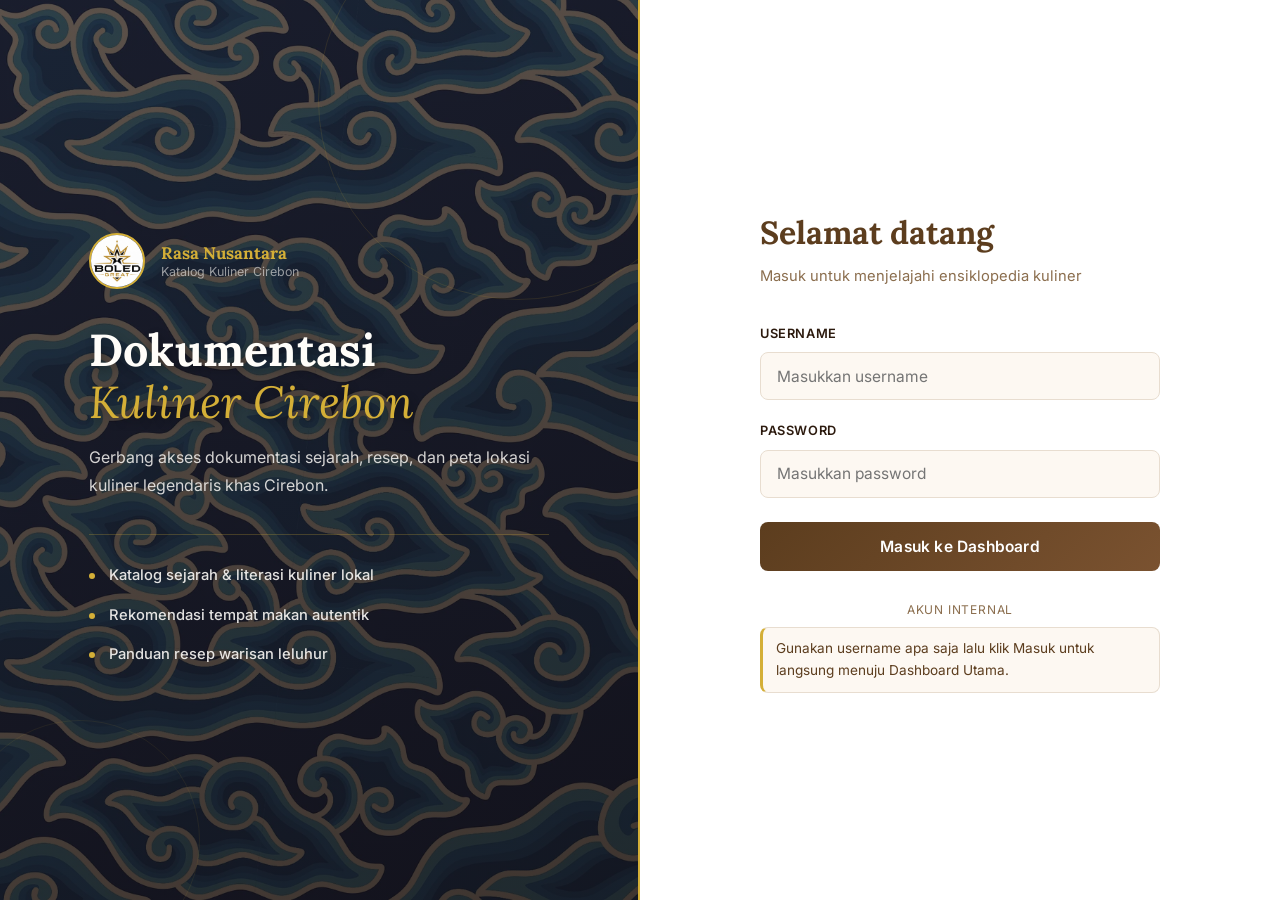
<file: index.html>
<!DOCTYPE html>
<html lang="id">
<head>
    <meta charset="UTF-8">
    <meta name="viewport" content="width=device-width, initial-scale=1.0">
    <title>Login — Katalog Kuliner Cirebon</title>
    <link rel="preconnect" href="https://fonts.googleapis.com">
    <link rel="preconnect" href="https://fonts.gstatic.com" crossorigin>
    <link href="https://fonts.googleapis.com/css2?family=Lora:ital,wght@0,400;0,600;0,700;1,400&family=Inter:wght@400;500;600;700&display=swap" rel="stylesheet">
    <link rel="stylesheet" href="style.css">
</head>
<body class="login-body">

    <div class="login-container">

        <!-- Sisi Kiri -->
        <div class="login-left">
            <div class="welcome-content">
                <div class="login-logo-wrap">
                    <img src="boled great.jpeg" alt="Logo Boled Great" class="login-logo-img">
                    <div class="login-logo-text">
                        <span class="login-brand-main">Rasa Nusantara</span>
                        <span class="login-brand-sub">Katalog Kuliner Cirebon</span>
                    </div>
                </div>

                <h1 class="login-heading">Dokumentasi<br><span>Kuliner Cirebon</span></h1>
                <p class="subtitle">
                    Gerbang akses dokumentasi sejarah, resep,
                    dan peta lokasi kuliner legendaris khas Cirebon.
                </p>

                <div class="feature-list">
                    <div class="feature-item">Katalog sejarah &amp; literasi kuliner lokal</div>
                    <div class="feature-item">Rekomendasi tempat makan autentik</div>
                    <div class="feature-item">Panduan resep warisan leluhur</div>
                </div>
            </div>
        </div>

        <!-- Sisi Kanan -->
        <div class="login-right">
            <div class="login-box">
                <div class="logo-section">
                    <h2>Selamat datang</h2>
                    <p>Masuk untuk menjelajahi ensiklopedia kuliner</p>
                </div>

                <form class="login-form" action="dashboard.html">
                    <div class="form-group">
                        <label for="username">Username</label>
                        <div class="input-wrapper">
                            <input type="text" id="username" placeholder="Masukkan username" required>
                        </div>
                    </div>

                    <div class="form-group">
                        <label for="password">Password</label>
                        <div class="input-wrapper">
                            <input type="password" id="password" placeholder="Masukkan password" required>
                        </div>
                    </div>

                    <button type="submit" class="btn-login">Masuk ke Dashboard</button>
                </form>

                <div class="login-footer">
                    <p>Akun Internal</p>
                    <div class="demo-info">
                        <span>Gunakan username apa saja lalu klik Masuk untuk langsung menuju Dashboard Utama.</span>
                    </div>
                </div>
            </div>
        </div>

    </div>

</body>
</html>
</file>
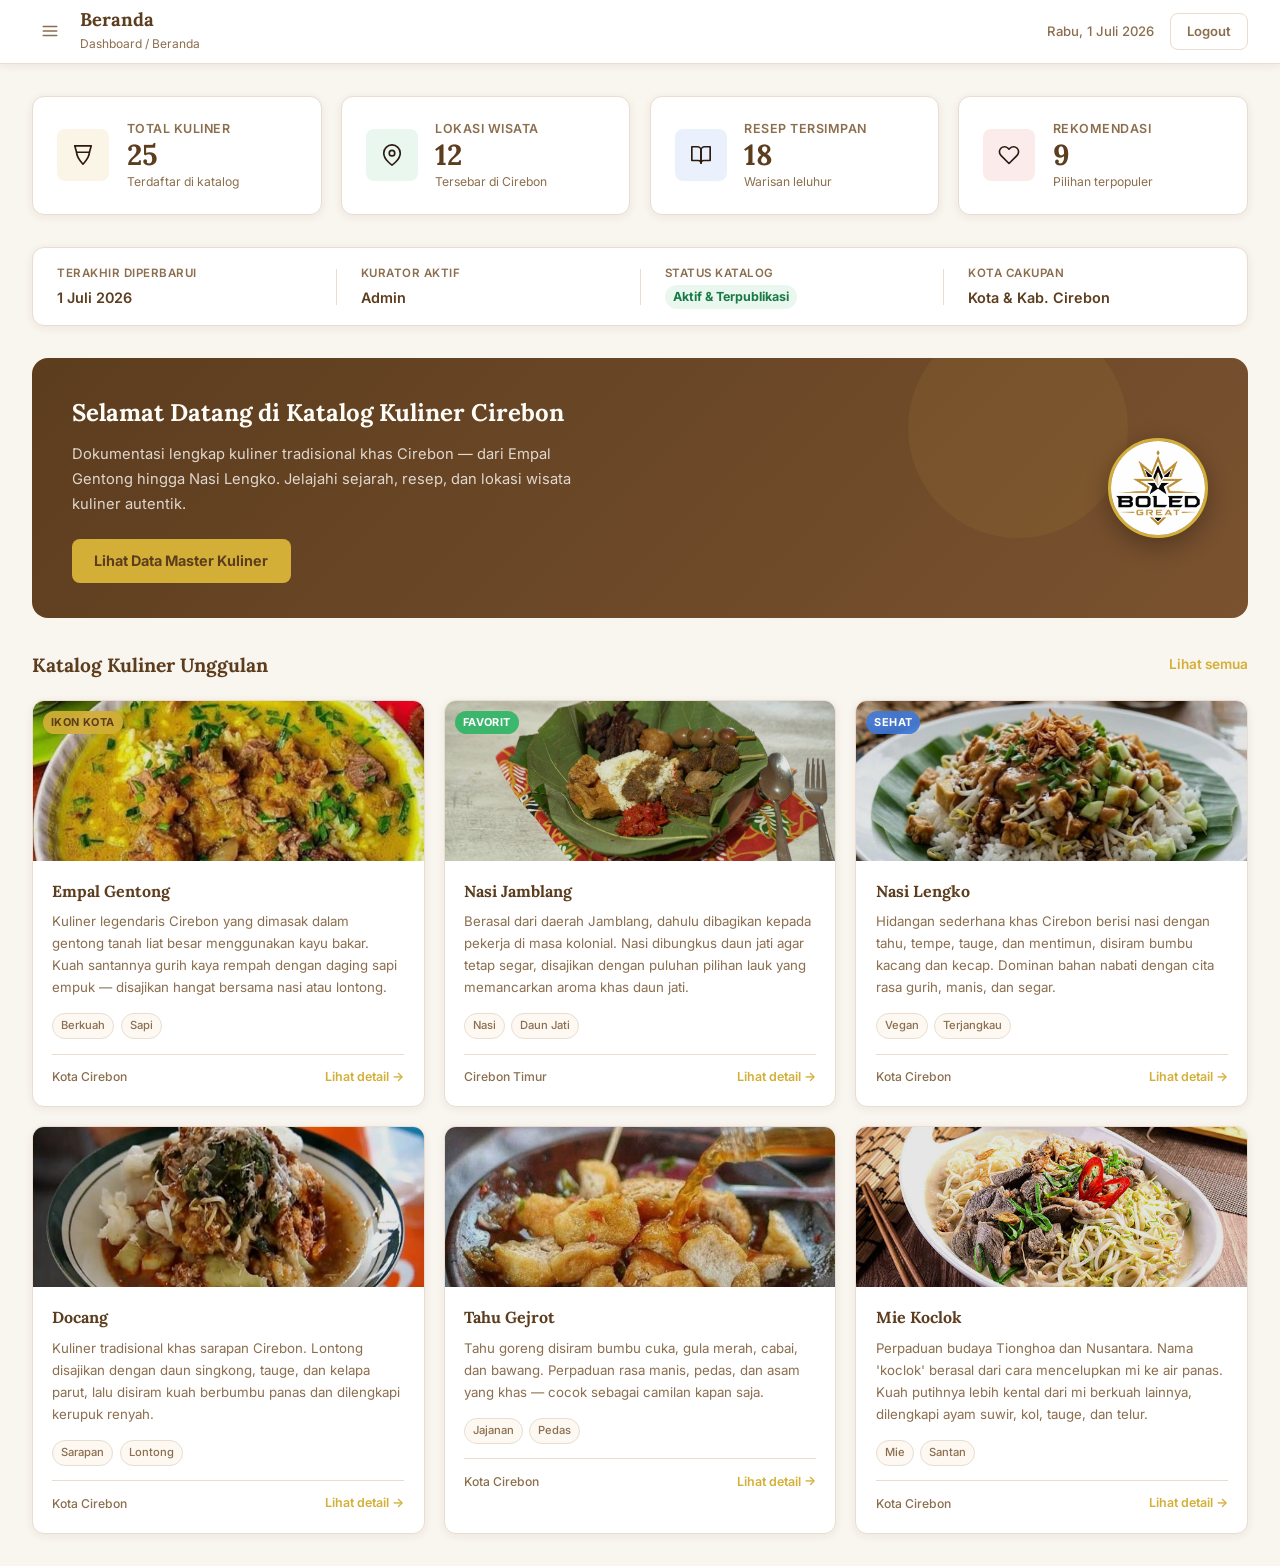
<file: dashboard.html>
<!DOCTYPE html>
<html lang="id">
<head>
    <meta charset="UTF-8">
    <meta name="viewport" content="width=device-width, initial-scale=1.0">
    <title>Dashboard — Katalog Kuliner Cirebon</title>
    <link rel="preconnect" href="https://fonts.googleapis.com">
    <link rel="preconnect" href="https://fonts.gstatic.com" crossorigin>
    <link href="https://fonts.googleapis.com/css2?family=Lora:ital,wght@0,400;0,600;0,700;1,400&family=Inter:wght@400;500;600;700&display=swap" rel="stylesheet">
    <link rel="stylesheet" href="style.css">
    <link rel="stylesheet" href="dashboard.css">
</head>
<body class="app-body">

<!-- Checkbox hack: sidebar toggle tanpa JS -->
<input type="checkbox" id="sidebar-toggle" class="sidebar-toggle-input">

<div class="app-layout">

    <!-- SIDEBAR -->
    <aside class="sidebar">
        <!-- Tombol X tutup sidebar -->
        <label for="sidebar-toggle" class="sidebar-close-btn" title="Tutup sidebar">
            <svg width="18" height="18" viewBox="0 0 24 24" fill="none" stroke="currentColor" stroke-width="2" stroke-linecap="round" stroke-linejoin="round"><line x1="18" y1="6" x2="6" y2="18"/><line x1="6" y1="6" x2="18" y2="18"/></svg>
        </label>

        <div class="sidebar-header">
            <img src="boled great.jpeg" alt="Logo" class="sidebar-logo-img">
            <div class="sidebar-brand">
                <span class="sidebar-brand-name">Rasa Nusantara</span>
                <span class="sidebar-brand-sub">Katalog Kuliner Cirebon</span>
            </div>
        </div>

        <div class="sidebar-profile">
            <div class="avatar">A</div>
            <div class="profile-info">
                <span class="profile-name">Hallo, Admin</span>
                <span class="profile-role">Kurator Budaya</span>
            </div>
        </div>

        <nav class="sidebar-nav">
            <a href="dashboard.html" class="nav-item active">
                <span class="nav-icon">
                    <svg width="16" height="16" viewBox="0 0 24 24" fill="none" stroke="currentColor" stroke-width="2" stroke-linecap="round" stroke-linejoin="round"><path d="M3 9l9-7 9 7v11a2 2 0 0 1-2 2H5a2 2 0 0 1-2-2z"/><polyline points="9 22 9 12 15 12 15 22"/></svg>
                </span>
                <span>Beranda</span>
            </a>
            <a href="data-master.html" class="nav-item">
                <span class="nav-icon">
                    <svg width="16" height="16" viewBox="0 0 24 24" fill="none" stroke="currentColor" stroke-width="2" stroke-linecap="round" stroke-linejoin="round"><line x1="8" y1="6" x2="21" y2="6"/><line x1="8" y1="12" x2="21" y2="12"/><line x1="8" y1="18" x2="21" y2="18"/><line x1="3" y1="6" x2="3.01" y2="6"/><line x1="3" y1="12" x2="3.01" y2="12"/><line x1="3" y1="18" x2="3.01" y2="18"/></svg>
                </span>
                <span>Data Master Kuliner</span>
            </a>
            <a href="#" class="nav-item">
                <span class="nav-icon">
                    <svg width="16" height="16" viewBox="0 0 24 24" fill="none" stroke="currentColor" stroke-width="2" stroke-linecap="round" stroke-linejoin="round"><polygon points="12 2 15.09 8.26 22 9.27 17 14.14 18.18 21.02 12 17.77 5.82 21.02 7 14.14 2 9.27 8.91 8.26 12 2"/></svg>
                </span>
                <span>Rekomendasi Kuliner</span>
            </a>
            <a href="#" class="nav-item">
                <span class="nav-icon">
                    <svg width="16" height="16" viewBox="0 0 24 24" fill="none" stroke="currentColor" stroke-width="2" stroke-linecap="round" stroke-linejoin="round"><path d="M21 10c0 7-9 13-9 13s-9-6-9-13a9 9 0 0 1 18 0z"/><circle cx="12" cy="10" r="3"/></svg>
                </span>
                <span>Peta Lokasi Wisata</span>
            </a>
            <a href="#" class="nav-item">
                <span class="nav-icon">
                    <svg width="16" height="16" viewBox="0 0 24 24" fill="none" stroke="currentColor" stroke-width="2" stroke-linecap="round" stroke-linejoin="round"><circle cx="12" cy="12" r="10"/><line x1="12" y1="8" x2="12" y2="12"/><line x1="12" y1="16" x2="12.01" y2="16"/></svg>
                </span>
                <span>Tentang Kami</span>
            </a>
        </nav>

        <div class="sidebar-footer">
            <a href="index.html" class="sidebar-logout">
                <svg width="14" height="14" viewBox="0 0 24 24" fill="none" stroke="currentColor" stroke-width="2" stroke-linecap="round" stroke-linejoin="round"><path d="M9 21H5a2 2 0 0 1-2-2V5a2 2 0 0 1 2-2h4"/><polyline points="16 17 21 12 16 7"/><line x1="21" y1="12" x2="9" y2="12"/></svg>
                Logout
            </a>
        </div>
    </aside>

    <!-- Overlay untuk tutup sidebar saat klik di luar -->
    <label for="sidebar-toggle" class="sidebar-overlay"></label>

    <!-- MAIN -->
    <div class="main-area">
        <header class="topbar">
            <div class="topbar-left">
                <!-- Tombol hamburger buka sidebar -->
                <label for="sidebar-toggle" class="sidebar-open-btn" title="Buka sidebar">
                    <svg width="18" height="18" viewBox="0 0 24 24" fill="none" stroke="currentColor" stroke-width="2" stroke-linecap="round" stroke-linejoin="round"><line x1="3" y1="6" x2="21" y2="6"/><line x1="3" y1="12" x2="21" y2="12"/><line x1="3" y1="18" x2="21" y2="18"/></svg>
                </label>
                <div>
                    <h1 class="topbar-title">Beranda</h1>
                    <span class="topbar-breadcrumb">Dashboard / Beranda</span>
                </div>
            </div>
            <div class="topbar-right">
                <span class="topbar-date">Rabu, 1 Juli 2026</span>
                <a href="index.html" class="btn-logout-top">Logout</a>
            </div>
        </header>

        <main class="content">

            <!-- Stat Cards -->
            <section class="stats-grid">
                <div class="stat-card">
                    <div class="stat-icon stat-icon--gold">
                        <svg width="22" height="22" viewBox="0 0 24 24" fill="none" stroke="currentColor" stroke-width="1.8" stroke-linecap="round" stroke-linejoin="round"><path d="M3 2h18l-2 7H5z"/><path d="M5 9c0 5.523 4.477 10 7 13 2.523-3 7-7.477 7-13"/></svg>
                    </div>
                    <div class="stat-body">
                        <span class="stat-label">Total Kuliner</span>
                        <span class="stat-value">25</span>
                        <span class="stat-note">Terdaftar di katalog</span>
                    </div>
                </div>
                <div class="stat-card">
                    <div class="stat-icon stat-icon--green">
                        <svg width="22" height="22" viewBox="0 0 24 24" fill="none" stroke="currentColor" stroke-width="1.8" stroke-linecap="round" stroke-linejoin="round"><path d="M21 10c0 7-9 13-9 13s-9-6-9-13a9 9 0 0 1 18 0z"/><circle cx="12" cy="10" r="3"/></svg>
                    </div>
                    <div class="stat-body">
                        <span class="stat-label">Lokasi Wisata</span>
                        <span class="stat-value">12</span>
                        <span class="stat-note">Tersebar di Cirebon</span>
                    </div>
                </div>
                <div class="stat-card">
                    <div class="stat-icon stat-icon--blue">
                        <svg width="22" height="22" viewBox="0 0 24 24" fill="none" stroke="currentColor" stroke-width="1.8" stroke-linecap="round" stroke-linejoin="round"><path d="M2 3h6a4 4 0 0 1 4 4v14a3 3 0 0 0-3-3H2z"/><path d="M22 3h-6a4 4 0 0 0-4 4v14a3 3 0 0 1 3-3h7z"/></svg>
                    </div>
                    <div class="stat-body">
                        <span class="stat-label">Resep Tersimpan</span>
                        <span class="stat-value">18</span>
                        <span class="stat-note">Warisan leluhur</span>
                    </div>
                </div>
                <div class="stat-card">
                    <div class="stat-icon stat-icon--red">
                        <svg width="22" height="22" viewBox="0 0 24 24" fill="none" stroke="currentColor" stroke-width="1.8" stroke-linecap="round" stroke-linejoin="round"><path d="M20.84 4.61a5.5 5.5 0 0 0-7.78 0L12 5.67l-1.06-1.06a5.5 5.5 0 0 0-7.78 7.78l1.06 1.06L12 21.23l7.78-7.78 1.06-1.06a5.5 5.5 0 0 0 0-7.78z"/></svg>
                    </div>
                    <div class="stat-body">
                        <span class="stat-label">Rekomendasi</span>
                        <span class="stat-value">9</span>
                        <span class="stat-note">Pilihan terpopuler</span>
                    </div>
                </div>
            </section>

            <!-- Info Strip -->
            <section class="info-strip">
                <div class="info-strip-item">
                    <span class="info-strip-label">Terakhir diperbarui</span>
                    <span class="info-strip-value">1 Juli 2026</span>
                </div>
                <div class="info-strip-divider"></div>
                <div class="info-strip-item">
                    <span class="info-strip-label">Kurator aktif</span>
                    <span class="info-strip-value">Admin</span>
                </div>
                <div class="info-strip-divider"></div>
                <div class="info-strip-item">
                    <span class="info-strip-label">Status katalog</span>
                    <span class="info-strip-value info-strip-badge">Aktif &amp; Terpublikasi</span>
                </div>
                <div class="info-strip-divider"></div>
                <div class="info-strip-item">
                    <span class="info-strip-label">Kota cakupan</span>
                    <span class="info-strip-value">Kota &amp; Kab. Cirebon</span>
                </div>
            </section>

            <!-- Welcome Banner -->
            <section class="welcome-banner">
                <div class="welcome-banner-text">
                    <h2>Selamat Datang di Katalog Kuliner Cirebon</h2>
                    <p>Dokumentasi lengkap kuliner tradisional khas Cirebon — dari Empal Gentong hingga Nasi Lengko. Jelajahi sejarah, resep, dan lokasi wisata kuliner autentik.</p>
                    <a href="data-master.html" class="btn-primary">Lihat Data Master Kuliner</a>
                </div>
                <div class="welcome-banner-img">
                    <img src="boled great.jpeg" alt="Boled Great">
                </div>
            </section>

            <!-- Katalog Unggulan -->
            <section class="section">
                <div class="section-header">
                    <h3 class="section-title">Katalog Kuliner Unggulan</h3>
                    <a href="data-master.html" class="section-link">Lihat semua</a>
                </div>
                <div class="product-grid">

                    <div class="product-card">
                        <div class="product-card-top">
                            <img src="assets/empal-gentong.jpeg" alt="Empal Gentong" class="product-card-img">
                            <span class="product-badge">Ikon Kota</span>
                        </div>
                        <div class="product-card-body">
                            <h4>Empal Gentong</h4>
                            <p>Kuliner legendaris Cirebon yang dimasak dalam gentong tanah liat besar menggunakan kayu bakar. Kuah santannya gurih kaya rempah dengan daging sapi empuk — disajikan hangat bersama nasi atau lontong.</p>
                            <div class="product-meta">
                                <span class="tag">Berkuah</span>
                                <span class="tag">Sapi</span>
                            </div>
                            <div class="product-footer">
                                <span class="product-origin">Kota Cirebon</span>
                                <a href="detail-empal-gentong.html" class="product-detail-link">Lihat detail</a>
                            </div>
                        </div>
                    </div>

                    <div class="product-card">
                        <div class="product-card-top">
                            <img src="assets/nasi-jamblang.jpeg" alt="Nasi Jamblang" class="product-card-img">
                            <span class="product-badge product-badge--green">Favorit</span>
                        </div>
                        <div class="product-card-body">
                            <h4>Nasi Jamblang</h4>
                            <p>Berasal dari daerah Jamblang, dahulu dibagikan kepada pekerja di masa kolonial. Nasi dibungkus daun jati agar tetap segar, disajikan dengan puluhan pilihan lauk yang memancarkan aroma khas daun jati.</p>
                            <div class="product-meta">
                                <span class="tag">Nasi</span>
                                <span class="tag">Daun Jati</span>
                            </div>
                            <div class="product-footer">
                                <span class="product-origin">Cirebon Timur</span>
                                <a href="detail-nasi-jamblang.html" class="product-detail-link">Lihat detail</a>
                            </div>
                        </div>
                    </div>

                    <div class="product-card">
                        <div class="product-card-top">
                            <img src="assets/lengko.jpeg" alt="Nasi Lengko" class="product-card-img">
                            <span class="product-badge product-badge--blue">Sehat</span>
                        </div>
                        <div class="product-card-body">
                            <h4>Nasi Lengko</h4>
                            <p>Hidangan sederhana khas Cirebon berisi nasi dengan tahu, tempe, tauge, dan mentimun, disiram bumbu kacang dan kecap. Dominan bahan nabati dengan cita rasa gurih, manis, dan segar.</p>
                            <div class="product-meta">
                                <span class="tag">Vegan</span>
                                <span class="tag">Terjangkau</span>
                            </div>
                            <div class="product-footer">
                                <span class="product-origin">Kota Cirebon</span>
                                <a href="detail-nasi-lengko.html" class="product-detail-link">Lihat detail</a>
                            </div>
                        </div>
                    </div>

                    <div class="product-card">
                        <div class="product-card-top">
                            <img src="assets/docang.jpeg" alt="Docang" class="product-card-img">
                        </div>
                        <div class="product-card-body">
                            <h4>Docang</h4>
                            <p>Kuliner tradisional khas sarapan Cirebon. Lontong disajikan dengan daun singkong, tauge, dan kelapa parut, lalu disiram kuah berbumbu panas dan dilengkapi kerupuk renyah.</p>
                            <div class="product-meta">
                                <span class="tag">Sarapan</span>
                                <span class="tag">Lontong</span>
                            </div>
                            <div class="product-footer">
                                <span class="product-origin">Kota Cirebon</span>
                                <a href="detail-docang.html" class="product-detail-link">Lihat detail</a>
                            </div>
                        </div>
                    </div>

                    <div class="product-card">
                        <div class="product-card-top">
                            <img src="assets/tahu-gejrot.jpeg" alt="Tahu Gejrot" class="product-card-img">
                        </div>
                        <div class="product-card-body">
                            <h4>Tahu Gejrot</h4>
                            <p>Tahu goreng disiram bumbu cuka, gula merah, cabai, dan bawang. Perpaduan rasa manis, pedas, dan asam yang khas — cocok sebagai camilan kapan saja.</p>
                            <div class="product-meta">
                                <span class="tag">Jajanan</span>
                                <span class="tag">Pedas</span>
                            </div>
                            <div class="product-footer">
                                <span class="product-origin">Kota Cirebon</span>
                                <a href="detail-tahu-gejrot.html" class="product-detail-link">Lihat detail</a>
                            </div>
                        </div>
                    </div>

                    <div class="product-card">
                        <div class="product-card-top">
                            <img src="assets/mie-koclok.jpg" alt="Mie Koclok" class="product-card-img">
                        </div>
                        <div class="product-card-body">
                            <h4>Mie Koclok</h4>
                            <p>Perpaduan budaya Tionghoa dan Nusantara. Nama 'koclok' berasal dari cara mencelupkan mi ke air panas. Kuah putihnya lebih kental dari mi berkuah lainnya, dilengkapi ayam suwir, kol, tauge, dan telur.</p>
                            <div class="product-meta">
                                <span class="tag">Mie</span>
                                <span class="tag">Santan</span>
                            </div>
                            <div class="product-footer">
                                <span class="product-origin">Kota Cirebon</span>
                                <a href="detail-mie-koclok.html" class="product-detail-link">Lihat detail</a>
                            </div>
                        </div>
                    </div>

                </div>
            </section>

        </main>
    </div>
</div>
</body>
</html>
</file>
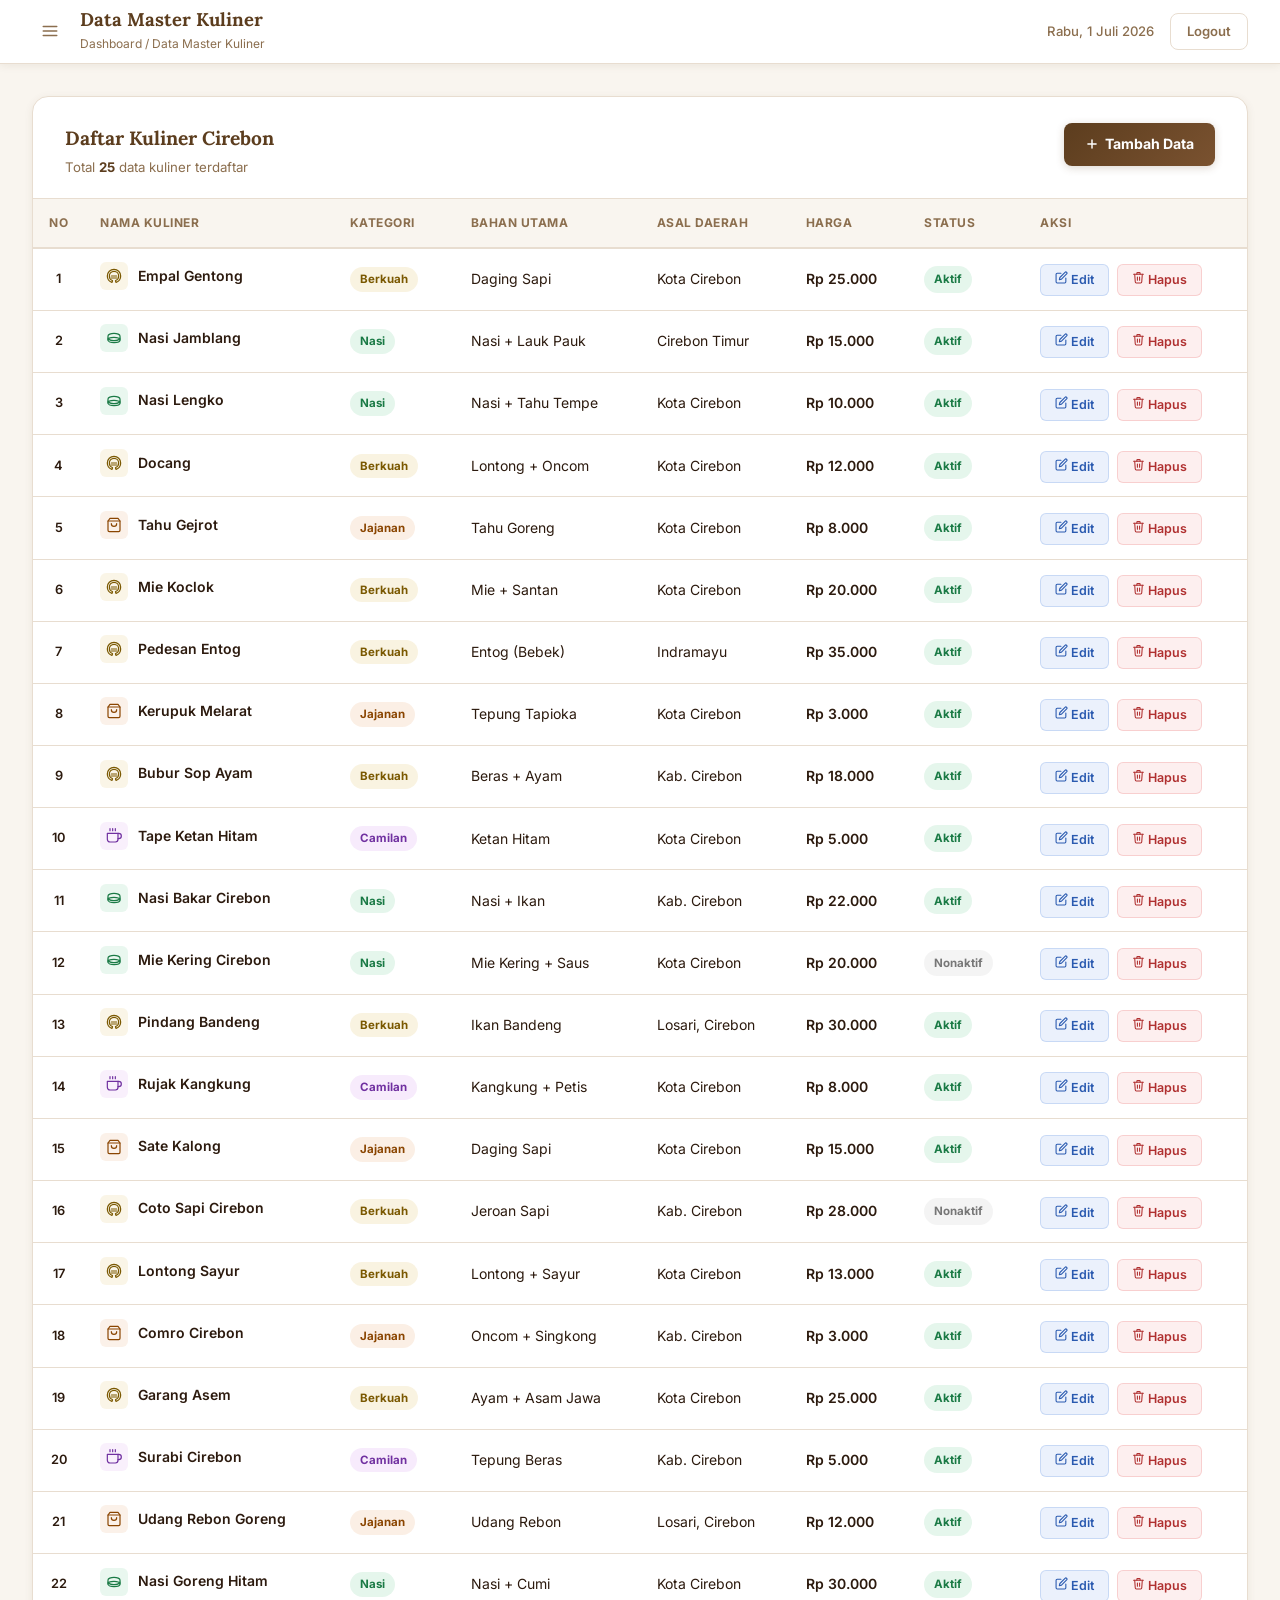
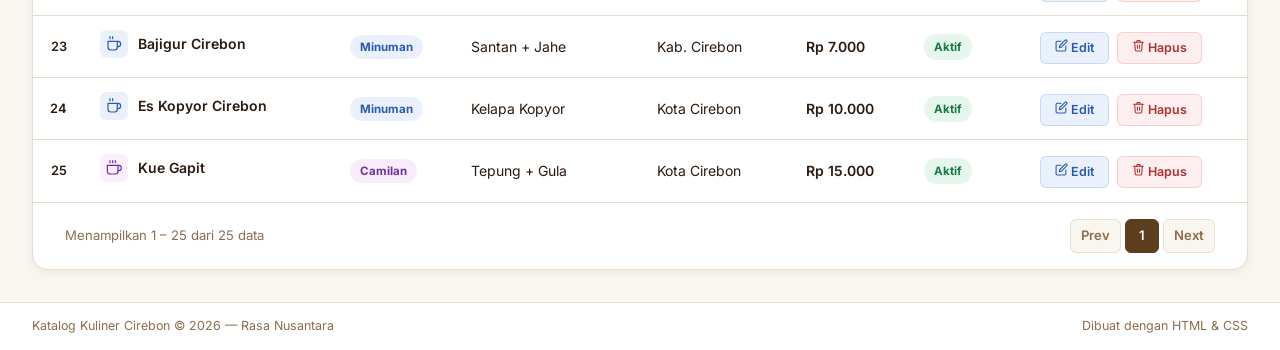
<file: data-master.html>
<!DOCTYPE html>
<html lang="id">
<head>
    <meta charset="UTF-8">
    <meta name="viewport" content="width=device-width, initial-scale=1.0">
    <title>Data Master Kuliner — Katalog Kuliner Cirebon</title>
    <link rel="preconnect" href="https://fonts.googleapis.com">
    <link rel="preconnect" href="https://fonts.gstatic.com" crossorigin>
    <link href="https://fonts.googleapis.com/css2?family=Lora:ital,wght@0,400;0,600;0,700;1,400&family=Inter:wght@400;500;600;700&display=swap" rel="stylesheet">
    <link rel="stylesheet" href="style.css">
    <link rel="stylesheet" href="dashboard.css">
</head>
<body class="app-body">

<!-- Checkbox hack: sidebar toggle tanpa JS -->
<input type="checkbox" id="sidebar-toggle" class="sidebar-toggle-input">

<div class="app-layout">

    <!-- SIDEBAR -->
    <aside class="sidebar">
        <label for="sidebar-toggle" class="sidebar-close-btn" title="Tutup sidebar">
            <svg width="18" height="18" viewBox="0 0 24 24" fill="none" stroke="currentColor" stroke-width="2" stroke-linecap="round" stroke-linejoin="round"><line x1="18" y1="6" x2="6" y2="18"/><line x1="6" y1="6" x2="18" y2="18"/></svg>
        </label>

        <div class="sidebar-header">
            <img src="boled great.jpeg" alt="Logo" class="sidebar-logo-img">
            <div class="sidebar-brand">
                <span class="sidebar-brand-name">Rasa Nusantara</span>
                <span class="sidebar-brand-sub">Katalog Kuliner Cirebon</span>
            </div>
        </div>

        <div class="sidebar-profile">
            <div class="avatar">A</div>
            <div class="profile-info">
                <span class="profile-name">Hallo, Admin</span>
                <span class="profile-role">Kurator Budaya</span>
            </div>
        </div>

        <nav class="sidebar-nav">
            <a href="dashboard.html" class="nav-item">
                <span class="nav-icon"><svg width="16" height="16" viewBox="0 0 24 24" fill="none" stroke="currentColor" stroke-width="2" stroke-linecap="round" stroke-linejoin="round"><path d="M3 9l9-7 9 7v11a2 2 0 0 1-2 2H5a2 2 0 0 1-2-2z"/><polyline points="9 22 9 12 15 12 15 22"/></svg></span>
                <span>Beranda</span>
            </a>
            <a href="data-master.html" class="nav-item active">
                <span class="nav-icon"><svg width="16" height="16" viewBox="0 0 24 24" fill="none" stroke="currentColor" stroke-width="2" stroke-linecap="round" stroke-linejoin="round"><line x1="8" y1="6" x2="21" y2="6"/><line x1="8" y1="12" x2="21" y2="12"/><line x1="8" y1="18" x2="21" y2="18"/><line x1="3" y1="6" x2="3.01" y2="6"/><line x1="3" y1="12" x2="3.01" y2="12"/><line x1="3" y1="18" x2="3.01" y2="18"/></svg></span>
                <span>Data Master Kuliner</span>
            </a>
            <a href="#" class="nav-item">
                <span class="nav-icon"><svg width="16" height="16" viewBox="0 0 24 24" fill="none" stroke="currentColor" stroke-width="2" stroke-linecap="round" stroke-linejoin="round"><polygon points="12 2 15.09 8.26 22 9.27 17 14.14 18.18 21.02 12 17.77 5.82 21.02 7 14.14 2 9.27 8.91 8.26 12 2"/></svg></span>
                <span>Rekomendasi Kuliner</span>
            </a>
            <a href="#" class="nav-item">
                <span class="nav-icon"><svg width="16" height="16" viewBox="0 0 24 24" fill="none" stroke="currentColor" stroke-width="2" stroke-linecap="round" stroke-linejoin="round"><path d="M21 10c0 7-9 13-9 13s-9-6-9-13a9 9 0 0 1 18 0z"/><circle cx="12" cy="10" r="3"/></svg></span>
                <span>Peta Lokasi Wisata</span>
            </a>
            <a href="#" class="nav-item">
                <span class="nav-icon"><svg width="16" height="16" viewBox="0 0 24 24" fill="none" stroke="currentColor" stroke-width="2" stroke-linecap="round" stroke-linejoin="round"><circle cx="12" cy="12" r="10"/><line x1="12" y1="8" x2="12" y2="12"/><line x1="12" y1="16" x2="12.01" y2="16"/></svg></span>
                <span>Tentang Kami</span>
            </a>
        </nav>

        <div class="sidebar-footer">
            <a href="index.html" class="sidebar-logout">
                <svg width="14" height="14" viewBox="0 0 24 24" fill="none" stroke="currentColor" stroke-width="2" stroke-linecap="round" stroke-linejoin="round"><path d="M9 21H5a2 2 0 0 1-2-2V5a2 2 0 0 1 2-2h4"/><polyline points="16 17 21 12 16 7"/><line x1="21" y1="12" x2="9" y2="12"/></svg> Logout
            </a>
        </div>
    </aside>

    <!-- Overlay -->
    <label for="sidebar-toggle" class="sidebar-overlay"></label>

    <!-- MAIN -->
    <div class="main-area">

        <header class="topbar">
            <div class="topbar-left">
                <label for="sidebar-toggle" class="sidebar-open-btn" title="Buka sidebar">
                    <svg width="18" height="18" viewBox="0 0 24 24" fill="none" stroke="currentColor" stroke-width="2" stroke-linecap="round" stroke-linejoin="round"><line x1="3" y1="6" x2="21" y2="6"/><line x1="3" y1="12" x2="21" y2="12"/><line x1="3" y1="18" x2="21" y2="18"/></svg>
                </label>
                <div>
                    <h1 class="topbar-title">Data Master Kuliner</h1>
                    <span class="topbar-breadcrumb">Dashboard / Data Master Kuliner</span>
                </div>
            </div>
            <div class="topbar-right">
                <span class="topbar-date">Rabu, 1 Juli 2026</span>
                <a href="index.html" class="btn-logout-top">Logout</a>
            </div>
        </header>

        <main class="content">
            <section class="table-section">
                <div class="table-header">
                    <div class="table-header-left">
                        <h2 class="table-title">Daftar Kuliner Cirebon</h2>
                        <p class="table-subtitle">Total <strong>25</strong> data kuliner terdaftar</p>
                    </div>
                    <div class="table-header-right">
                        <a href="#" class="btn-tambah"><svg width="14" height="14" viewBox="0 0 24 24" fill="none" stroke="currentColor" stroke-width="2.5" stroke-linecap="round"><line x1="12" y1="5" x2="12" y2="19"/><line x1="5" y1="12" x2="19" y2="12"/></svg> Tambah Data</a>
                    </div>
                </div>

                <div class="table-wrapper">
                    <table class="data-table">
                        <thead>
                            <tr>
                                <th>No</th>
                                <th>Nama Kuliner</th>
                                <th>Kategori</th>
                                <th>Bahan Utama</th>
                                <th>Asal Daerah</th>
                                <th>Harga</th>
                                <th>Status</th>
                                <th>Aksi</th>
                            </tr>
                        </thead>
                        <tbody>
                                <tr>
                                    <td class="td-no">1</td>
                                    <td class="td-name">
                                        <span class="td-cat-icon td-cat-icon--berkuah"><svg width="16" height="16" viewBox="0 0 24 24" fill="none" stroke="currentColor" stroke-width="1.8" stroke-linecap="round" stroke-linejoin="round"><path d="M12 2C6.48 2 2 6.48 2 12c0 4.42 2.87 8.17 6.84 9.49.16.04.33-.04.38-.2l.56-2.05c.05-.18-.04-.37-.21-.44C6.96 17.9 5 15.12 5 12c0-3.87 3.13-7 7-7s7 3.13 7 7c0 3.12-1.96 5.9-4.57 6.8-.17.07-.26.26-.21.44l.56 2.05c.05.16.22.24.38.2C19.13 20.17 22 16.42 22 12c0-5.52-4.48-10-10-10z"/><path d="M8 12h8M8 15h8"/></svg></span>
                                        <span>Empal Gentong</span>
                                    </td>
                                    <td><span class="badge badge-berkuah">Berkuah</span></td>
                                    <td>Daging Sapi</td>
                                    <td>Kota Cirebon</td>
                                    <td class="td-price">Rp 25.000</td>
                                    <td><span class="status status-aktif">Aktif</span></td>
                                    <td class="td-aksi">
                                        <a href="#" class="btn-edit"><svg width="13" height="13" viewBox="0 0 24 24" fill="none" stroke="currentColor" stroke-width="2" stroke-linecap="round" stroke-linejoin="round"><path d="M11 4H4a2 2 0 0 0-2 2v14a2 2 0 0 0 2 2h14a2 2 0 0 0 2-2v-7"/><path d="M18.5 2.5a2.121 2.121 0 0 1 3 3L12 15l-4 1 1-4 9.5-9.5z"/></svg> Edit</a>
                                        <a href="#" class="btn-hapus"><svg width="13" height="13" viewBox="0 0 24 24" fill="none" stroke="currentColor" stroke-width="2" stroke-linecap="round" stroke-linejoin="round"><polyline points="3 6 5 6 21 6"/><path d="M19 6l-1 14a2 2 0 0 1-2 2H8a2 2 0 0 1-2-2L5 6"/><path d="M10 11v6"/><path d="M14 11v6"/><path d="M9 6V4a1 1 0 0 1 1-1h4a1 1 0 0 1 1 1v2"/></svg> Hapus</a>
                                    </td>
                                </tr>
                                <tr>
                                    <td class="td-no">2</td>
                                    <td class="td-name">
                                        <span class="td-cat-icon td-cat-icon--nasi"><svg width="16" height="16" viewBox="0 0 24 24" fill="none" stroke="currentColor" stroke-width="1.8" stroke-linecap="round" stroke-linejoin="round"><ellipse cx="12" cy="15" rx="9" ry="4"/><path d="M3 15V9c0-2 4.03-4 9-4s9 2 9 4v6"/><path d="M3 12c0 2 4.03 4 9 4s9-2 9-4"/></svg></span>
                                        <span>Nasi Jamblang</span>
                                    </td>
                                    <td><span class="badge badge-nasi">Nasi</span></td>
                                    <td>Nasi + Lauk Pauk</td>
                                    <td>Cirebon Timur</td>
                                    <td class="td-price">Rp 15.000</td>
                                    <td><span class="status status-aktif">Aktif</span></td>
                                    <td class="td-aksi">
                                        <a href="#" class="btn-edit"><svg width="13" height="13" viewBox="0 0 24 24" fill="none" stroke="currentColor" stroke-width="2" stroke-linecap="round" stroke-linejoin="round"><path d="M11 4H4a2 2 0 0 0-2 2v14a2 2 0 0 0 2 2h14a2 2 0 0 0 2-2v-7"/><path d="M18.5 2.5a2.121 2.121 0 0 1 3 3L12 15l-4 1 1-4 9.5-9.5z"/></svg> Edit</a>
                                        <a href="#" class="btn-hapus"><svg width="13" height="13" viewBox="0 0 24 24" fill="none" stroke="currentColor" stroke-width="2" stroke-linecap="round" stroke-linejoin="round"><polyline points="3 6 5 6 21 6"/><path d="M19 6l-1 14a2 2 0 0 1-2 2H8a2 2 0 0 1-2-2L5 6"/><path d="M10 11v6"/><path d="M14 11v6"/><path d="M9 6V4a1 1 0 0 1 1-1h4a1 1 0 0 1 1 1v2"/></svg> Hapus</a>
                                    </td>
                                </tr>
                                <tr>
                                    <td class="td-no">3</td>
                                    <td class="td-name">
                                        <span class="td-cat-icon td-cat-icon--nasi"><svg width="16" height="16" viewBox="0 0 24 24" fill="none" stroke="currentColor" stroke-width="1.8" stroke-linecap="round" stroke-linejoin="round"><ellipse cx="12" cy="15" rx="9" ry="4"/><path d="M3 15V9c0-2 4.03-4 9-4s9 2 9 4v6"/><path d="M3 12c0 2 4.03 4 9 4s9-2 9-4"/></svg></span>
                                        <span>Nasi Lengko</span>
                                    </td>
                                    <td><span class="badge badge-nasi">Nasi</span></td>
                                    <td>Nasi + Tahu Tempe</td>
                                    <td>Kota Cirebon</td>
                                    <td class="td-price">Rp 10.000</td>
                                    <td><span class="status status-aktif">Aktif</span></td>
                                    <td class="td-aksi">
                                        <a href="#" class="btn-edit"><svg width="13" height="13" viewBox="0 0 24 24" fill="none" stroke="currentColor" stroke-width="2" stroke-linecap="round" stroke-linejoin="round"><path d="M11 4H4a2 2 0 0 0-2 2v14a2 2 0 0 0 2 2h14a2 2 0 0 0 2-2v-7"/><path d="M18.5 2.5a2.121 2.121 0 0 1 3 3L12 15l-4 1 1-4 9.5-9.5z"/></svg> Edit</a>
                                        <a href="#" class="btn-hapus"><svg width="13" height="13" viewBox="0 0 24 24" fill="none" stroke="currentColor" stroke-width="2" stroke-linecap="round" stroke-linejoin="round"><polyline points="3 6 5 6 21 6"/><path d="M19 6l-1 14a2 2 0 0 1-2 2H8a2 2 0 0 1-2-2L5 6"/><path d="M10 11v6"/><path d="M14 11v6"/><path d="M9 6V4a1 1 0 0 1 1-1h4a1 1 0 0 1 1 1v2"/></svg> Hapus</a>
                                    </td>
                                </tr>
                                <tr>
                                    <td class="td-no">4</td>
                                    <td class="td-name">
                                        <span class="td-cat-icon td-cat-icon--berkuah"><svg width="16" height="16" viewBox="0 0 24 24" fill="none" stroke="currentColor" stroke-width="1.8" stroke-linecap="round" stroke-linejoin="round"><path d="M12 2C6.48 2 2 6.48 2 12c0 4.42 2.87 8.17 6.84 9.49.16.04.33-.04.38-.2l.56-2.05c.05-.18-.04-.37-.21-.44C6.96 17.9 5 15.12 5 12c0-3.87 3.13-7 7-7s7 3.13 7 7c0 3.12-1.96 5.9-4.57 6.8-.17.07-.26.26-.21.44l.56 2.05c.05.16.22.24.38.2C19.13 20.17 22 16.42 22 12c0-5.52-4.48-10-10-10z"/><path d="M8 12h8M8 15h8"/></svg></span>
                                        <span>Docang</span>
                                    </td>
                                    <td><span class="badge badge-berkuah">Berkuah</span></td>
                                    <td>Lontong + Oncom</td>
                                    <td>Kota Cirebon</td>
                                    <td class="td-price">Rp 12.000</td>
                                    <td><span class="status status-aktif">Aktif</span></td>
                                    <td class="td-aksi">
                                        <a href="#" class="btn-edit"><svg width="13" height="13" viewBox="0 0 24 24" fill="none" stroke="currentColor" stroke-width="2" stroke-linecap="round" stroke-linejoin="round"><path d="M11 4H4a2 2 0 0 0-2 2v14a2 2 0 0 0 2 2h14a2 2 0 0 0 2-2v-7"/><path d="M18.5 2.5a2.121 2.121 0 0 1 3 3L12 15l-4 1 1-4 9.5-9.5z"/></svg> Edit</a>
                                        <a href="#" class="btn-hapus"><svg width="13" height="13" viewBox="0 0 24 24" fill="none" stroke="currentColor" stroke-width="2" stroke-linecap="round" stroke-linejoin="round"><polyline points="3 6 5 6 21 6"/><path d="M19 6l-1 14a2 2 0 0 1-2 2H8a2 2 0 0 1-2-2L5 6"/><path d="M10 11v6"/><path d="M14 11v6"/><path d="M9 6V4a1 1 0 0 1 1-1h4a1 1 0 0 1 1 1v2"/></svg> Hapus</a>
                                    </td>
                                </tr>
                                <tr>
                                    <td class="td-no">5</td>
                                    <td class="td-name">
                                        <span class="td-cat-icon td-cat-icon--jajanan"><svg width="16" height="16" viewBox="0 0 24 24" fill="none" stroke="currentColor" stroke-width="1.8" stroke-linecap="round" stroke-linejoin="round"><path d="M6 2L3 6v14a2 2 0 0 0 2 2h14a2 2 0 0 0 2-2V6l-3-4z"/><line x1="3" y1="6" x2="21" y2="6"/><path d="M16 10a4 4 0 0 1-8 0"/></svg></span>
                                        <span>Tahu Gejrot</span>
                                    </td>
                                    <td><span class="badge badge-jajanan">Jajanan</span></td>
                                    <td>Tahu Goreng</td>
                                    <td>Kota Cirebon</td>
                                    <td class="td-price">Rp 8.000</td>
                                    <td><span class="status status-aktif">Aktif</span></td>
                                    <td class="td-aksi">
                                        <a href="#" class="btn-edit"><svg width="13" height="13" viewBox="0 0 24 24" fill="none" stroke="currentColor" stroke-width="2" stroke-linecap="round" stroke-linejoin="round"><path d="M11 4H4a2 2 0 0 0-2 2v14a2 2 0 0 0 2 2h14a2 2 0 0 0 2-2v-7"/><path d="M18.5 2.5a2.121 2.121 0 0 1 3 3L12 15l-4 1 1-4 9.5-9.5z"/></svg> Edit</a>
                                        <a href="#" class="btn-hapus"><svg width="13" height="13" viewBox="0 0 24 24" fill="none" stroke="currentColor" stroke-width="2" stroke-linecap="round" stroke-linejoin="round"><polyline points="3 6 5 6 21 6"/><path d="M19 6l-1 14a2 2 0 0 1-2 2H8a2 2 0 0 1-2-2L5 6"/><path d="M10 11v6"/><path d="M14 11v6"/><path d="M9 6V4a1 1 0 0 1 1-1h4a1 1 0 0 1 1 1v2"/></svg> Hapus</a>
                                    </td>
                                </tr>
                                <tr>
                                    <td class="td-no">6</td>
                                    <td class="td-name">
                                        <span class="td-cat-icon td-cat-icon--berkuah"><svg width="16" height="16" viewBox="0 0 24 24" fill="none" stroke="currentColor" stroke-width="1.8" stroke-linecap="round" stroke-linejoin="round"><path d="M12 2C6.48 2 2 6.48 2 12c0 4.42 2.87 8.17 6.84 9.49.16.04.33-.04.38-.2l.56-2.05c.05-.18-.04-.37-.21-.44C6.96 17.9 5 15.12 5 12c0-3.87 3.13-7 7-7s7 3.13 7 7c0 3.12-1.96 5.9-4.57 6.8-.17.07-.26.26-.21.44l.56 2.05c.05.16.22.24.38.2C19.13 20.17 22 16.42 22 12c0-5.52-4.48-10-10-10z"/><path d="M8 12h8M8 15h8"/></svg></span>
                                        <span>Mie Koclok</span>
                                    </td>
                                    <td><span class="badge badge-berkuah">Berkuah</span></td>
                                    <td>Mie + Santan</td>
                                    <td>Kota Cirebon</td>
                                    <td class="td-price">Rp 20.000</td>
                                    <td><span class="status status-aktif">Aktif</span></td>
                                    <td class="td-aksi">
                                        <a href="#" class="btn-edit"><svg width="13" height="13" viewBox="0 0 24 24" fill="none" stroke="currentColor" stroke-width="2" stroke-linecap="round" stroke-linejoin="round"><path d="M11 4H4a2 2 0 0 0-2 2v14a2 2 0 0 0 2 2h14a2 2 0 0 0 2-2v-7"/><path d="M18.5 2.5a2.121 2.121 0 0 1 3 3L12 15l-4 1 1-4 9.5-9.5z"/></svg> Edit</a>
                                        <a href="#" class="btn-hapus"><svg width="13" height="13" viewBox="0 0 24 24" fill="none" stroke="currentColor" stroke-width="2" stroke-linecap="round" stroke-linejoin="round"><polyline points="3 6 5 6 21 6"/><path d="M19 6l-1 14a2 2 0 0 1-2 2H8a2 2 0 0 1-2-2L5 6"/><path d="M10 11v6"/><path d="M14 11v6"/><path d="M9 6V4a1 1 0 0 1 1-1h4a1 1 0 0 1 1 1v2"/></svg> Hapus</a>
                                    </td>
                                </tr>
                                <tr>
                                    <td class="td-no">7</td>
                                    <td class="td-name">
                                        <span class="td-cat-icon td-cat-icon--berkuah"><svg width="16" height="16" viewBox="0 0 24 24" fill="none" stroke="currentColor" stroke-width="1.8" stroke-linecap="round" stroke-linejoin="round"><path d="M12 2C6.48 2 2 6.48 2 12c0 4.42 2.87 8.17 6.84 9.49.16.04.33-.04.38-.2l.56-2.05c.05-.18-.04-.37-.21-.44C6.96 17.9 5 15.12 5 12c0-3.87 3.13-7 7-7s7 3.13 7 7c0 3.12-1.96 5.9-4.57 6.8-.17.07-.26.26-.21.44l.56 2.05c.05.16.22.24.38.2C19.13 20.17 22 16.42 22 12c0-5.52-4.48-10-10-10z"/><path d="M8 12h8M8 15h8"/></svg></span>
                                        <span>Pedesan Entog</span>
                                    </td>
                                    <td><span class="badge badge-berkuah">Berkuah</span></td>
                                    <td>Entog (Bebek)</td>
                                    <td>Indramayu</td>
                                    <td class="td-price">Rp 35.000</td>
                                    <td><span class="status status-aktif">Aktif</span></td>
                                    <td class="td-aksi">
                                        <a href="#" class="btn-edit"><svg width="13" height="13" viewBox="0 0 24 24" fill="none" stroke="currentColor" stroke-width="2" stroke-linecap="round" stroke-linejoin="round"><path d="M11 4H4a2 2 0 0 0-2 2v14a2 2 0 0 0 2 2h14a2 2 0 0 0 2-2v-7"/><path d="M18.5 2.5a2.121 2.121 0 0 1 3 3L12 15l-4 1 1-4 9.5-9.5z"/></svg> Edit</a>
                                        <a href="#" class="btn-hapus"><svg width="13" height="13" viewBox="0 0 24 24" fill="none" stroke="currentColor" stroke-width="2" stroke-linecap="round" stroke-linejoin="round"><polyline points="3 6 5 6 21 6"/><path d="M19 6l-1 14a2 2 0 0 1-2 2H8a2 2 0 0 1-2-2L5 6"/><path d="M10 11v6"/><path d="M14 11v6"/><path d="M9 6V4a1 1 0 0 1 1-1h4a1 1 0 0 1 1 1v2"/></svg> Hapus</a>
                                    </td>
                                </tr>
                                <tr>
                                    <td class="td-no">8</td>
                                    <td class="td-name">
                                        <span class="td-cat-icon td-cat-icon--jajanan"><svg width="16" height="16" viewBox="0 0 24 24" fill="none" stroke="currentColor" stroke-width="1.8" stroke-linecap="round" stroke-linejoin="round"><path d="M6 2L3 6v14a2 2 0 0 0 2 2h14a2 2 0 0 0 2-2V6l-3-4z"/><line x1="3" y1="6" x2="21" y2="6"/><path d="M16 10a4 4 0 0 1-8 0"/></svg></span>
                                        <span>Kerupuk Melarat</span>
                                    </td>
                                    <td><span class="badge badge-jajanan">Jajanan</span></td>
                                    <td>Tepung Tapioka</td>
                                    <td>Kota Cirebon</td>
                                    <td class="td-price">Rp 3.000</td>
                                    <td><span class="status status-aktif">Aktif</span></td>
                                    <td class="td-aksi">
                                        <a href="#" class="btn-edit"><svg width="13" height="13" viewBox="0 0 24 24" fill="none" stroke="currentColor" stroke-width="2" stroke-linecap="round" stroke-linejoin="round"><path d="M11 4H4a2 2 0 0 0-2 2v14a2 2 0 0 0 2 2h14a2 2 0 0 0 2-2v-7"/><path d="M18.5 2.5a2.121 2.121 0 0 1 3 3L12 15l-4 1 1-4 9.5-9.5z"/></svg> Edit</a>
                                        <a href="#" class="btn-hapus"><svg width="13" height="13" viewBox="0 0 24 24" fill="none" stroke="currentColor" stroke-width="2" stroke-linecap="round" stroke-linejoin="round"><polyline points="3 6 5 6 21 6"/><path d="M19 6l-1 14a2 2 0 0 1-2 2H8a2 2 0 0 1-2-2L5 6"/><path d="M10 11v6"/><path d="M14 11v6"/><path d="M9 6V4a1 1 0 0 1 1-1h4a1 1 0 0 1 1 1v2"/></svg> Hapus</a>
                                    </td>
                                </tr>
                                <tr>
                                    <td class="td-no">9</td>
                                    <td class="td-name">
                                        <span class="td-cat-icon td-cat-icon--berkuah"><svg width="16" height="16" viewBox="0 0 24 24" fill="none" stroke="currentColor" stroke-width="1.8" stroke-linecap="round" stroke-linejoin="round"><path d="M12 2C6.48 2 2 6.48 2 12c0 4.42 2.87 8.17 6.84 9.49.16.04.33-.04.38-.2l.56-2.05c.05-.18-.04-.37-.21-.44C6.96 17.9 5 15.12 5 12c0-3.87 3.13-7 7-7s7 3.13 7 7c0 3.12-1.96 5.9-4.57 6.8-.17.07-.26.26-.21.44l.56 2.05c.05.16.22.24.38.2C19.13 20.17 22 16.42 22 12c0-5.52-4.48-10-10-10z"/><path d="M8 12h8M8 15h8"/></svg></span>
                                        <span>Bubur Sop Ayam</span>
                                    </td>
                                    <td><span class="badge badge-berkuah">Berkuah</span></td>
                                    <td>Beras + Ayam</td>
                                    <td>Kab. Cirebon</td>
                                    <td class="td-price">Rp 18.000</td>
                                    <td><span class="status status-aktif">Aktif</span></td>
                                    <td class="td-aksi">
                                        <a href="#" class="btn-edit"><svg width="13" height="13" viewBox="0 0 24 24" fill="none" stroke="currentColor" stroke-width="2" stroke-linecap="round" stroke-linejoin="round"><path d="M11 4H4a2 2 0 0 0-2 2v14a2 2 0 0 0 2 2h14a2 2 0 0 0 2-2v-7"/><path d="M18.5 2.5a2.121 2.121 0 0 1 3 3L12 15l-4 1 1-4 9.5-9.5z"/></svg> Edit</a>
                                        <a href="#" class="btn-hapus"><svg width="13" height="13" viewBox="0 0 24 24" fill="none" stroke="currentColor" stroke-width="2" stroke-linecap="round" stroke-linejoin="round"><polyline points="3 6 5 6 21 6"/><path d="M19 6l-1 14a2 2 0 0 1-2 2H8a2 2 0 0 1-2-2L5 6"/><path d="M10 11v6"/><path d="M14 11v6"/><path d="M9 6V4a1 1 0 0 1 1-1h4a1 1 0 0 1 1 1v2"/></svg> Hapus</a>
                                    </td>
                                </tr>
                                <tr>
                                    <td class="td-no">10</td>
                                    <td class="td-name">
                                        <span class="td-cat-icon td-cat-icon--camilan"><svg width="16" height="16" viewBox="0 0 24 24" fill="none" stroke="currentColor" stroke-width="1.8" stroke-linecap="round" stroke-linejoin="round"><path d="M18 8h1a4 4 0 0 1 0 8h-1"/><path d="M2 8h16v9a4 4 0 0 1-4 4H6a4 4 0 0 1-4-4V8z"/><line x1="6" y1="1" x2="6" y2="4"/><line x1="10" y1="1" x2="10" y2="4"/><line x1="14" y1="1" x2="14" y2="4"/></svg></span>
                                        <span>Tape Ketan Hitam</span>
                                    </td>
                                    <td><span class="badge badge-camilan">Camilan</span></td>
                                    <td>Ketan Hitam</td>
                                    <td>Kota Cirebon</td>
                                    <td class="td-price">Rp 5.000</td>
                                    <td><span class="status status-aktif">Aktif</span></td>
                                    <td class="td-aksi">
                                        <a href="#" class="btn-edit"><svg width="13" height="13" viewBox="0 0 24 24" fill="none" stroke="currentColor" stroke-width="2" stroke-linecap="round" stroke-linejoin="round"><path d="M11 4H4a2 2 0 0 0-2 2v14a2 2 0 0 0 2 2h14a2 2 0 0 0 2-2v-7"/><path d="M18.5 2.5a2.121 2.121 0 0 1 3 3L12 15l-4 1 1-4 9.5-9.5z"/></svg> Edit</a>
                                        <a href="#" class="btn-hapus"><svg width="13" height="13" viewBox="0 0 24 24" fill="none" stroke="currentColor" stroke-width="2" stroke-linecap="round" stroke-linejoin="round"><polyline points="3 6 5 6 21 6"/><path d="M19 6l-1 14a2 2 0 0 1-2 2H8a2 2 0 0 1-2-2L5 6"/><path d="M10 11v6"/><path d="M14 11v6"/><path d="M9 6V4a1 1 0 0 1 1-1h4a1 1 0 0 1 1 1v2"/></svg> Hapus</a>
                                    </td>
                                </tr>
                                <tr>
                                    <td class="td-no">11</td>
                                    <td class="td-name">
                                        <span class="td-cat-icon td-cat-icon--nasi"><svg width="16" height="16" viewBox="0 0 24 24" fill="none" stroke="currentColor" stroke-width="1.8" stroke-linecap="round" stroke-linejoin="round"><ellipse cx="12" cy="15" rx="9" ry="4"/><path d="M3 15V9c0-2 4.03-4 9-4s9 2 9 4v6"/><path d="M3 12c0 2 4.03 4 9 4s9-2 9-4"/></svg></span>
                                        <span>Nasi Bakar Cirebon</span>
                                    </td>
                                    <td><span class="badge badge-nasi">Nasi</span></td>
                                    <td>Nasi + Ikan</td>
                                    <td>Kab. Cirebon</td>
                                    <td class="td-price">Rp 22.000</td>
                                    <td><span class="status status-aktif">Aktif</span></td>
                                    <td class="td-aksi">
                                        <a href="#" class="btn-edit"><svg width="13" height="13" viewBox="0 0 24 24" fill="none" stroke="currentColor" stroke-width="2" stroke-linecap="round" stroke-linejoin="round"><path d="M11 4H4a2 2 0 0 0-2 2v14a2 2 0 0 0 2 2h14a2 2 0 0 0 2-2v-7"/><path d="M18.5 2.5a2.121 2.121 0 0 1 3 3L12 15l-4 1 1-4 9.5-9.5z"/></svg> Edit</a>
                                        <a href="#" class="btn-hapus"><svg width="13" height="13" viewBox="0 0 24 24" fill="none" stroke="currentColor" stroke-width="2" stroke-linecap="round" stroke-linejoin="round"><polyline points="3 6 5 6 21 6"/><path d="M19 6l-1 14a2 2 0 0 1-2 2H8a2 2 0 0 1-2-2L5 6"/><path d="M10 11v6"/><path d="M14 11v6"/><path d="M9 6V4a1 1 0 0 1 1-1h4a1 1 0 0 1 1 1v2"/></svg> Hapus</a>
                                    </td>
                                </tr>
                                <tr>
                                    <td class="td-no">12</td>
                                    <td class="td-name">
                                        <span class="td-cat-icon td-cat-icon--nasi"><svg width="16" height="16" viewBox="0 0 24 24" fill="none" stroke="currentColor" stroke-width="1.8" stroke-linecap="round" stroke-linejoin="round"><ellipse cx="12" cy="15" rx="9" ry="4"/><path d="M3 15V9c0-2 4.03-4 9-4s9 2 9 4v6"/><path d="M3 12c0 2 4.03 4 9 4s9-2 9-4"/></svg></span>
                                        <span>Mie Kering Cirebon</span>
                                    </td>
                                    <td><span class="badge badge-nasi">Nasi</span></td>
                                    <td>Mie Kering + Saus</td>
                                    <td>Kota Cirebon</td>
                                    <td class="td-price">Rp 20.000</td>
                                    <td><span class="status status-nonaktif">Nonaktif</span></td>
                                    <td class="td-aksi">
                                        <a href="#" class="btn-edit"><svg width="13" height="13" viewBox="0 0 24 24" fill="none" stroke="currentColor" stroke-width="2" stroke-linecap="round" stroke-linejoin="round"><path d="M11 4H4a2 2 0 0 0-2 2v14a2 2 0 0 0 2 2h14a2 2 0 0 0 2-2v-7"/><path d="M18.5 2.5a2.121 2.121 0 0 1 3 3L12 15l-4 1 1-4 9.5-9.5z"/></svg> Edit</a>
                                        <a href="#" class="btn-hapus"><svg width="13" height="13" viewBox="0 0 24 24" fill="none" stroke="currentColor" stroke-width="2" stroke-linecap="round" stroke-linejoin="round"><polyline points="3 6 5 6 21 6"/><path d="M19 6l-1 14a2 2 0 0 1-2 2H8a2 2 0 0 1-2-2L5 6"/><path d="M10 11v6"/><path d="M14 11v6"/><path d="M9 6V4a1 1 0 0 1 1-1h4a1 1 0 0 1 1 1v2"/></svg> Hapus</a>
                                    </td>
                                </tr>
                                <tr>
                                    <td class="td-no">13</td>
                                    <td class="td-name">
                                        <span class="td-cat-icon td-cat-icon--berkuah"><svg width="16" height="16" viewBox="0 0 24 24" fill="none" stroke="currentColor" stroke-width="1.8" stroke-linecap="round" stroke-linejoin="round"><path d="M12 2C6.48 2 2 6.48 2 12c0 4.42 2.87 8.17 6.84 9.49.16.04.33-.04.38-.2l.56-2.05c.05-.18-.04-.37-.21-.44C6.96 17.9 5 15.12 5 12c0-3.87 3.13-7 7-7s7 3.13 7 7c0 3.12-1.96 5.9-4.57 6.8-.17.07-.26.26-.21.44l.56 2.05c.05.16.22.24.38.2C19.13 20.17 22 16.42 22 12c0-5.52-4.48-10-10-10z"/><path d="M8 12h8M8 15h8"/></svg></span>
                                        <span>Pindang Bandeng</span>
                                    </td>
                                    <td><span class="badge badge-berkuah">Berkuah</span></td>
                                    <td>Ikan Bandeng</td>
                                    <td>Losari, Cirebon</td>
                                    <td class="td-price">Rp 30.000</td>
                                    <td><span class="status status-aktif">Aktif</span></td>
                                    <td class="td-aksi">
                                        <a href="#" class="btn-edit"><svg width="13" height="13" viewBox="0 0 24 24" fill="none" stroke="currentColor" stroke-width="2" stroke-linecap="round" stroke-linejoin="round"><path d="M11 4H4a2 2 0 0 0-2 2v14a2 2 0 0 0 2 2h14a2 2 0 0 0 2-2v-7"/><path d="M18.5 2.5a2.121 2.121 0 0 1 3 3L12 15l-4 1 1-4 9.5-9.5z"/></svg> Edit</a>
                                        <a href="#" class="btn-hapus"><svg width="13" height="13" viewBox="0 0 24 24" fill="none" stroke="currentColor" stroke-width="2" stroke-linecap="round" stroke-linejoin="round"><polyline points="3 6 5 6 21 6"/><path d="M19 6l-1 14a2 2 0 0 1-2 2H8a2 2 0 0 1-2-2L5 6"/><path d="M10 11v6"/><path d="M14 11v6"/><path d="M9 6V4a1 1 0 0 1 1-1h4a1 1 0 0 1 1 1v2"/></svg> Hapus</a>
                                    </td>
                                </tr>
                                <tr>
                                    <td class="td-no">14</td>
                                    <td class="td-name">
                                        <span class="td-cat-icon td-cat-icon--camilan"><svg width="16" height="16" viewBox="0 0 24 24" fill="none" stroke="currentColor" stroke-width="1.8" stroke-linecap="round" stroke-linejoin="round"><path d="M18 8h1a4 4 0 0 1 0 8h-1"/><path d="M2 8h16v9a4 4 0 0 1-4 4H6a4 4 0 0 1-4-4V8z"/><line x1="6" y1="1" x2="6" y2="4"/><line x1="10" y1="1" x2="10" y2="4"/><line x1="14" y1="1" x2="14" y2="4"/></svg></span>
                                        <span>Rujak Kangkung</span>
                                    </td>
                                    <td><span class="badge badge-camilan">Camilan</span></td>
                                    <td>Kangkung + Petis</td>
                                    <td>Kota Cirebon</td>
                                    <td class="td-price">Rp 8.000</td>
                                    <td><span class="status status-aktif">Aktif</span></td>
                                    <td class="td-aksi">
                                        <a href="#" class="btn-edit"><svg width="13" height="13" viewBox="0 0 24 24" fill="none" stroke="currentColor" stroke-width="2" stroke-linecap="round" stroke-linejoin="round"><path d="M11 4H4a2 2 0 0 0-2 2v14a2 2 0 0 0 2 2h14a2 2 0 0 0 2-2v-7"/><path d="M18.5 2.5a2.121 2.121 0 0 1 3 3L12 15l-4 1 1-4 9.5-9.5z"/></svg> Edit</a>
                                        <a href="#" class="btn-hapus"><svg width="13" height="13" viewBox="0 0 24 24" fill="none" stroke="currentColor" stroke-width="2" stroke-linecap="round" stroke-linejoin="round"><polyline points="3 6 5 6 21 6"/><path d="M19 6l-1 14a2 2 0 0 1-2 2H8a2 2 0 0 1-2-2L5 6"/><path d="M10 11v6"/><path d="M14 11v6"/><path d="M9 6V4a1 1 0 0 1 1-1h4a1 1 0 0 1 1 1v2"/></svg> Hapus</a>
                                    </td>
                                </tr>
                                <tr>
                                    <td class="td-no">15</td>
                                    <td class="td-name">
                                        <span class="td-cat-icon td-cat-icon--jajanan"><svg width="16" height="16" viewBox="0 0 24 24" fill="none" stroke="currentColor" stroke-width="1.8" stroke-linecap="round" stroke-linejoin="round"><path d="M6 2L3 6v14a2 2 0 0 0 2 2h14a2 2 0 0 0 2-2V6l-3-4z"/><line x1="3" y1="6" x2="21" y2="6"/><path d="M16 10a4 4 0 0 1-8 0"/></svg></span>
                                        <span>Sate Kalong</span>
                                    </td>
                                    <td><span class="badge badge-jajanan">Jajanan</span></td>
                                    <td>Daging Sapi</td>
                                    <td>Kota Cirebon</td>
                                    <td class="td-price">Rp 15.000</td>
                                    <td><span class="status status-aktif">Aktif</span></td>
                                    <td class="td-aksi">
                                        <a href="#" class="btn-edit"><svg width="13" height="13" viewBox="0 0 24 24" fill="none" stroke="currentColor" stroke-width="2" stroke-linecap="round" stroke-linejoin="round"><path d="M11 4H4a2 2 0 0 0-2 2v14a2 2 0 0 0 2 2h14a2 2 0 0 0 2-2v-7"/><path d="M18.5 2.5a2.121 2.121 0 0 1 3 3L12 15l-4 1 1-4 9.5-9.5z"/></svg> Edit</a>
                                        <a href="#" class="btn-hapus"><svg width="13" height="13" viewBox="0 0 24 24" fill="none" stroke="currentColor" stroke-width="2" stroke-linecap="round" stroke-linejoin="round"><polyline points="3 6 5 6 21 6"/><path d="M19 6l-1 14a2 2 0 0 1-2 2H8a2 2 0 0 1-2-2L5 6"/><path d="M10 11v6"/><path d="M14 11v6"/><path d="M9 6V4a1 1 0 0 1 1-1h4a1 1 0 0 1 1 1v2"/></svg> Hapus</a>
                                    </td>
                                </tr>
                                <tr>
                                    <td class="td-no">16</td>
                                    <td class="td-name">
                                        <span class="td-cat-icon td-cat-icon--berkuah"><svg width="16" height="16" viewBox="0 0 24 24" fill="none" stroke="currentColor" stroke-width="1.8" stroke-linecap="round" stroke-linejoin="round"><path d="M12 2C6.48 2 2 6.48 2 12c0 4.42 2.87 8.17 6.84 9.49.16.04.33-.04.38-.2l.56-2.05c.05-.18-.04-.37-.21-.44C6.96 17.9 5 15.12 5 12c0-3.87 3.13-7 7-7s7 3.13 7 7c0 3.12-1.96 5.9-4.57 6.8-.17.07-.26.26-.21.44l.56 2.05c.05.16.22.24.38.2C19.13 20.17 22 16.42 22 12c0-5.52-4.48-10-10-10z"/><path d="M8 12h8M8 15h8"/></svg></span>
                                        <span>Coto Sapi Cirebon</span>
                                    </td>
                                    <td><span class="badge badge-berkuah">Berkuah</span></td>
                                    <td>Jeroan Sapi</td>
                                    <td>Kab. Cirebon</td>
                                    <td class="td-price">Rp 28.000</td>
                                    <td><span class="status status-nonaktif">Nonaktif</span></td>
                                    <td class="td-aksi">
                                        <a href="#" class="btn-edit"><svg width="13" height="13" viewBox="0 0 24 24" fill="none" stroke="currentColor" stroke-width="2" stroke-linecap="round" stroke-linejoin="round"><path d="M11 4H4a2 2 0 0 0-2 2v14a2 2 0 0 0 2 2h14a2 2 0 0 0 2-2v-7"/><path d="M18.5 2.5a2.121 2.121 0 0 1 3 3L12 15l-4 1 1-4 9.5-9.5z"/></svg> Edit</a>
                                        <a href="#" class="btn-hapus"><svg width="13" height="13" viewBox="0 0 24 24" fill="none" stroke="currentColor" stroke-width="2" stroke-linecap="round" stroke-linejoin="round"><polyline points="3 6 5 6 21 6"/><path d="M19 6l-1 14a2 2 0 0 1-2 2H8a2 2 0 0 1-2-2L5 6"/><path d="M10 11v6"/><path d="M14 11v6"/><path d="M9 6V4a1 1 0 0 1 1-1h4a1 1 0 0 1 1 1v2"/></svg> Hapus</a>
                                    </td>
                                </tr>
                                <tr>
                                    <td class="td-no">17</td>
                                    <td class="td-name">
                                        <span class="td-cat-icon td-cat-icon--berkuah"><svg width="16" height="16" viewBox="0 0 24 24" fill="none" stroke="currentColor" stroke-width="1.8" stroke-linecap="round" stroke-linejoin="round"><path d="M12 2C6.48 2 2 6.48 2 12c0 4.42 2.87 8.17 6.84 9.49.16.04.33-.04.38-.2l.56-2.05c.05-.18-.04-.37-.21-.44C6.96 17.9 5 15.12 5 12c0-3.87 3.13-7 7-7s7 3.13 7 7c0 3.12-1.96 5.9-4.57 6.8-.17.07-.26.26-.21.44l.56 2.05c.05.16.22.24.38.2C19.13 20.17 22 16.42 22 12c0-5.52-4.48-10-10-10z"/><path d="M8 12h8M8 15h8"/></svg></span>
                                        <span>Lontong Sayur</span>
                                    </td>
                                    <td><span class="badge badge-berkuah">Berkuah</span></td>
                                    <td>Lontong + Sayur</td>
                                    <td>Kota Cirebon</td>
                                    <td class="td-price">Rp 13.000</td>
                                    <td><span class="status status-aktif">Aktif</span></td>
                                    <td class="td-aksi">
                                        <a href="#" class="btn-edit"><svg width="13" height="13" viewBox="0 0 24 24" fill="none" stroke="currentColor" stroke-width="2" stroke-linecap="round" stroke-linejoin="round"><path d="M11 4H4a2 2 0 0 0-2 2v14a2 2 0 0 0 2 2h14a2 2 0 0 0 2-2v-7"/><path d="M18.5 2.5a2.121 2.121 0 0 1 3 3L12 15l-4 1 1-4 9.5-9.5z"/></svg> Edit</a>
                                        <a href="#" class="btn-hapus"><svg width="13" height="13" viewBox="0 0 24 24" fill="none" stroke="currentColor" stroke-width="2" stroke-linecap="round" stroke-linejoin="round"><polyline points="3 6 5 6 21 6"/><path d="M19 6l-1 14a2 2 0 0 1-2 2H8a2 2 0 0 1-2-2L5 6"/><path d="M10 11v6"/><path d="M14 11v6"/><path d="M9 6V4a1 1 0 0 1 1-1h4a1 1 0 0 1 1 1v2"/></svg> Hapus</a>
                                    </td>
                                </tr>
                                <tr>
                                    <td class="td-no">18</td>
                                    <td class="td-name">
                                        <span class="td-cat-icon td-cat-icon--jajanan"><svg width="16" height="16" viewBox="0 0 24 24" fill="none" stroke="currentColor" stroke-width="1.8" stroke-linecap="round" stroke-linejoin="round"><path d="M6 2L3 6v14a2 2 0 0 0 2 2h14a2 2 0 0 0 2-2V6l-3-4z"/><line x1="3" y1="6" x2="21" y2="6"/><path d="M16 10a4 4 0 0 1-8 0"/></svg></span>
                                        <span>Comro Cirebon</span>
                                    </td>
                                    <td><span class="badge badge-jajanan">Jajanan</span></td>
                                    <td>Oncom + Singkong</td>
                                    <td>Kab. Cirebon</td>
                                    <td class="td-price">Rp 3.000</td>
                                    <td><span class="status status-aktif">Aktif</span></td>
                                    <td class="td-aksi">
                                        <a href="#" class="btn-edit"><svg width="13" height="13" viewBox="0 0 24 24" fill="none" stroke="currentColor" stroke-width="2" stroke-linecap="round" stroke-linejoin="round"><path d="M11 4H4a2 2 0 0 0-2 2v14a2 2 0 0 0 2 2h14a2 2 0 0 0 2-2v-7"/><path d="M18.5 2.5a2.121 2.121 0 0 1 3 3L12 15l-4 1 1-4 9.5-9.5z"/></svg> Edit</a>
                                        <a href="#" class="btn-hapus"><svg width="13" height="13" viewBox="0 0 24 24" fill="none" stroke="currentColor" stroke-width="2" stroke-linecap="round" stroke-linejoin="round"><polyline points="3 6 5 6 21 6"/><path d="M19 6l-1 14a2 2 0 0 1-2 2H8a2 2 0 0 1-2-2L5 6"/><path d="M10 11v6"/><path d="M14 11v6"/><path d="M9 6V4a1 1 0 0 1 1-1h4a1 1 0 0 1 1 1v2"/></svg> Hapus</a>
                                    </td>
                                </tr>
                                <tr>
                                    <td class="td-no">19</td>
                                    <td class="td-name">
                                        <span class="td-cat-icon td-cat-icon--berkuah"><svg width="16" height="16" viewBox="0 0 24 24" fill="none" stroke="currentColor" stroke-width="1.8" stroke-linecap="round" stroke-linejoin="round"><path d="M12 2C6.48 2 2 6.48 2 12c0 4.42 2.87 8.17 6.84 9.49.16.04.33-.04.38-.2l.56-2.05c.05-.18-.04-.37-.21-.44C6.96 17.9 5 15.12 5 12c0-3.87 3.13-7 7-7s7 3.13 7 7c0 3.12-1.96 5.9-4.57 6.8-.17.07-.26.26-.21.44l.56 2.05c.05.16.22.24.38.2C19.13 20.17 22 16.42 22 12c0-5.52-4.48-10-10-10z"/><path d="M8 12h8M8 15h8"/></svg></span>
                                        <span>Garang Asem</span>
                                    </td>
                                    <td><span class="badge badge-berkuah">Berkuah</span></td>
                                    <td>Ayam + Asam Jawa</td>
                                    <td>Kota Cirebon</td>
                                    <td class="td-price">Rp 25.000</td>
                                    <td><span class="status status-aktif">Aktif</span></td>
                                    <td class="td-aksi">
                                        <a href="#" class="btn-edit"><svg width="13" height="13" viewBox="0 0 24 24" fill="none" stroke="currentColor" stroke-width="2" stroke-linecap="round" stroke-linejoin="round"><path d="M11 4H4a2 2 0 0 0-2 2v14a2 2 0 0 0 2 2h14a2 2 0 0 0 2-2v-7"/><path d="M18.5 2.5a2.121 2.121 0 0 1 3 3L12 15l-4 1 1-4 9.5-9.5z"/></svg> Edit</a>
                                        <a href="#" class="btn-hapus"><svg width="13" height="13" viewBox="0 0 24 24" fill="none" stroke="currentColor" stroke-width="2" stroke-linecap="round" stroke-linejoin="round"><polyline points="3 6 5 6 21 6"/><path d="M19 6l-1 14a2 2 0 0 1-2 2H8a2 2 0 0 1-2-2L5 6"/><path d="M10 11v6"/><path d="M14 11v6"/><path d="M9 6V4a1 1 0 0 1 1-1h4a1 1 0 0 1 1 1v2"/></svg> Hapus</a>
                                    </td>
                                </tr>
                                <tr>
                                    <td class="td-no">20</td>
                                    <td class="td-name">
                                        <span class="td-cat-icon td-cat-icon--camilan"><svg width="16" height="16" viewBox="0 0 24 24" fill="none" stroke="currentColor" stroke-width="1.8" stroke-linecap="round" stroke-linejoin="round"><path d="M18 8h1a4 4 0 0 1 0 8h-1"/><path d="M2 8h16v9a4 4 0 0 1-4 4H6a4 4 0 0 1-4-4V8z"/><line x1="6" y1="1" x2="6" y2="4"/><line x1="10" y1="1" x2="10" y2="4"/><line x1="14" y1="1" x2="14" y2="4"/></svg></span>
                                        <span>Surabi Cirebon</span>
                                    </td>
                                    <td><span class="badge badge-camilan">Camilan</span></td>
                                    <td>Tepung Beras</td>
                                    <td>Kab. Cirebon</td>
                                    <td class="td-price">Rp 5.000</td>
                                    <td><span class="status status-aktif">Aktif</span></td>
                                    <td class="td-aksi">
                                        <a href="#" class="btn-edit"><svg width="13" height="13" viewBox="0 0 24 24" fill="none" stroke="currentColor" stroke-width="2" stroke-linecap="round" stroke-linejoin="round"><path d="M11 4H4a2 2 0 0 0-2 2v14a2 2 0 0 0 2 2h14a2 2 0 0 0 2-2v-7"/><path d="M18.5 2.5a2.121 2.121 0 0 1 3 3L12 15l-4 1 1-4 9.5-9.5z"/></svg> Edit</a>
                                        <a href="#" class="btn-hapus"><svg width="13" height="13" viewBox="0 0 24 24" fill="none" stroke="currentColor" stroke-width="2" stroke-linecap="round" stroke-linejoin="round"><polyline points="3 6 5 6 21 6"/><path d="M19 6l-1 14a2 2 0 0 1-2 2H8a2 2 0 0 1-2-2L5 6"/><path d="M10 11v6"/><path d="M14 11v6"/><path d="M9 6V4a1 1 0 0 1 1-1h4a1 1 0 0 1 1 1v2"/></svg> Hapus</a>
                                    </td>
                                </tr>
                                <tr>
                                    <td class="td-no">21</td>
                                    <td class="td-name">
                                        <span class="td-cat-icon td-cat-icon--jajanan"><svg width="16" height="16" viewBox="0 0 24 24" fill="none" stroke="currentColor" stroke-width="1.8" stroke-linecap="round" stroke-linejoin="round"><path d="M6 2L3 6v14a2 2 0 0 0 2 2h14a2 2 0 0 0 2-2V6l-3-4z"/><line x1="3" y1="6" x2="21" y2="6"/><path d="M16 10a4 4 0 0 1-8 0"/></svg></span>
                                        <span>Udang Rebon Goreng</span>
                                    </td>
                                    <td><span class="badge badge-jajanan">Jajanan</span></td>
                                    <td>Udang Rebon</td>
                                    <td>Losari, Cirebon</td>
                                    <td class="td-price">Rp 12.000</td>
                                    <td><span class="status status-aktif">Aktif</span></td>
                                    <td class="td-aksi">
                                        <a href="#" class="btn-edit"><svg width="13" height="13" viewBox="0 0 24 24" fill="none" stroke="currentColor" stroke-width="2" stroke-linecap="round" stroke-linejoin="round"><path d="M11 4H4a2 2 0 0 0-2 2v14a2 2 0 0 0 2 2h14a2 2 0 0 0 2-2v-7"/><path d="M18.5 2.5a2.121 2.121 0 0 1 3 3L12 15l-4 1 1-4 9.5-9.5z"/></svg> Edit</a>
                                        <a href="#" class="btn-hapus"><svg width="13" height="13" viewBox="0 0 24 24" fill="none" stroke="currentColor" stroke-width="2" stroke-linecap="round" stroke-linejoin="round"><polyline points="3 6 5 6 21 6"/><path d="M19 6l-1 14a2 2 0 0 1-2 2H8a2 2 0 0 1-2-2L5 6"/><path d="M10 11v6"/><path d="M14 11v6"/><path d="M9 6V4a1 1 0 0 1 1-1h4a1 1 0 0 1 1 1v2"/></svg> Hapus</a>
                                    </td>
                                </tr>
                                <tr>
                                    <td class="td-no">22</td>
                                    <td class="td-name">
                                        <span class="td-cat-icon td-cat-icon--nasi"><svg width="16" height="16" viewBox="0 0 24 24" fill="none" stroke="currentColor" stroke-width="1.8" stroke-linecap="round" stroke-linejoin="round"><ellipse cx="12" cy="15" rx="9" ry="4"/><path d="M3 15V9c0-2 4.03-4 9-4s9 2 9 4v6"/><path d="M3 12c0 2 4.03 4 9 4s9-2 9-4"/></svg></span>
                                        <span>Nasi Goreng Hitam</span>
                                    </td>
                                    <td><span class="badge badge-nasi">Nasi</span></td>
                                    <td>Nasi + Cumi</td>
                                    <td>Kota Cirebon</td>
                                    <td class="td-price">Rp 30.000</td>
                                    <td><span class="status status-aktif">Aktif</span></td>
                                    <td class="td-aksi">
                                        <a href="#" class="btn-edit"><svg width="13" height="13" viewBox="0 0 24 24" fill="none" stroke="currentColor" stroke-width="2" stroke-linecap="round" stroke-linejoin="round"><path d="M11 4H4a2 2 0 0 0-2 2v14a2 2 0 0 0 2 2h14a2 2 0 0 0 2-2v-7"/><path d="M18.5 2.5a2.121 2.121 0 0 1 3 3L12 15l-4 1 1-4 9.5-9.5z"/></svg> Edit</a>
                                        <a href="#" class="btn-hapus"><svg width="13" height="13" viewBox="0 0 24 24" fill="none" stroke="currentColor" stroke-width="2" stroke-linecap="round" stroke-linejoin="round"><polyline points="3 6 5 6 21 6"/><path d="M19 6l-1 14a2 2 0 0 1-2 2H8a2 2 0 0 1-2-2L5 6"/><path d="M10 11v6"/><path d="M14 11v6"/><path d="M9 6V4a1 1 0 0 1 1-1h4a1 1 0 0 1 1 1v2"/></svg> Hapus</a>
                                    </td>
                                </tr>
                                <tr>
                                    <td class="td-no">23</td>
                                    <td class="td-name">
                                        <span class="td-cat-icon td-cat-icon--minuman"><svg width="16" height="16" viewBox="0 0 24 24" fill="none" stroke="currentColor" stroke-width="1.8" stroke-linecap="round" stroke-linejoin="round"><path d="M17 8h1a4 4 0 1 1 0 8h-1"/><path d="M3 8h14v9a4 4 0 0 1-4 4H7a4 4 0 0 1-4-4V8z"/><line x1="6" y1="1" x2="6" y2="4"/><line x1="10" y1="1" x2="10" y2="4"/></svg></span>
                                        <span>Bajigur Cirebon</span>
                                    </td>
                                    <td><span class="badge badge-minuman">Minuman</span></td>
                                    <td>Santan + Jahe</td>
                                    <td>Kab. Cirebon</td>
                                    <td class="td-price">Rp 7.000</td>
                                    <td><span class="status status-aktif">Aktif</span></td>
                                    <td class="td-aksi">
                                        <a href="#" class="btn-edit"><svg width="13" height="13" viewBox="0 0 24 24" fill="none" stroke="currentColor" stroke-width="2" stroke-linecap="round" stroke-linejoin="round"><path d="M11 4H4a2 2 0 0 0-2 2v14a2 2 0 0 0 2 2h14a2 2 0 0 0 2-2v-7"/><path d="M18.5 2.5a2.121 2.121 0 0 1 3 3L12 15l-4 1 1-4 9.5-9.5z"/></svg> Edit</a>
                                        <a href="#" class="btn-hapus"><svg width="13" height="13" viewBox="0 0 24 24" fill="none" stroke="currentColor" stroke-width="2" stroke-linecap="round" stroke-linejoin="round"><polyline points="3 6 5 6 21 6"/><path d="M19 6l-1 14a2 2 0 0 1-2 2H8a2 2 0 0 1-2-2L5 6"/><path d="M10 11v6"/><path d="M14 11v6"/><path d="M9 6V4a1 1 0 0 1 1-1h4a1 1 0 0 1 1 1v2"/></svg> Hapus</a>
                                    </td>
                                </tr>
                                <tr>
                                    <td class="td-no">24</td>
                                    <td class="td-name">
                                        <span class="td-cat-icon td-cat-icon--minuman"><svg width="16" height="16" viewBox="0 0 24 24" fill="none" stroke="currentColor" stroke-width="1.8" stroke-linecap="round" stroke-linejoin="round"><path d="M17 8h1a4 4 0 1 1 0 8h-1"/><path d="M3 8h14v9a4 4 0 0 1-4 4H7a4 4 0 0 1-4-4V8z"/><line x1="6" y1="1" x2="6" y2="4"/><line x1="10" y1="1" x2="10" y2="4"/></svg></span>
                                        <span>Es Kopyor Cirebon</span>
                                    </td>
                                    <td><span class="badge badge-minuman">Minuman</span></td>
                                    <td>Kelapa Kopyor</td>
                                    <td>Kota Cirebon</td>
                                    <td class="td-price">Rp 10.000</td>
                                    <td><span class="status status-aktif">Aktif</span></td>
                                    <td class="td-aksi">
                                        <a href="#" class="btn-edit"><svg width="13" height="13" viewBox="0 0 24 24" fill="none" stroke="currentColor" stroke-width="2" stroke-linecap="round" stroke-linejoin="round"><path d="M11 4H4a2 2 0 0 0-2 2v14a2 2 0 0 0 2 2h14a2 2 0 0 0 2-2v-7"/><path d="M18.5 2.5a2.121 2.121 0 0 1 3 3L12 15l-4 1 1-4 9.5-9.5z"/></svg> Edit</a>
                                        <a href="#" class="btn-hapus"><svg width="13" height="13" viewBox="0 0 24 24" fill="none" stroke="currentColor" stroke-width="2" stroke-linecap="round" stroke-linejoin="round"><polyline points="3 6 5 6 21 6"/><path d="M19 6l-1 14a2 2 0 0 1-2 2H8a2 2 0 0 1-2-2L5 6"/><path d="M10 11v6"/><path d="M14 11v6"/><path d="M9 6V4a1 1 0 0 1 1-1h4a1 1 0 0 1 1 1v2"/></svg> Hapus</a>
                                    </td>
                                </tr>
                                <tr>
                                    <td class="td-no">25</td>
                                    <td class="td-name">
                                        <span class="td-cat-icon td-cat-icon--camilan"><svg width="16" height="16" viewBox="0 0 24 24" fill="none" stroke="currentColor" stroke-width="1.8" stroke-linecap="round" stroke-linejoin="round"><path d="M18 8h1a4 4 0 0 1 0 8h-1"/><path d="M2 8h16v9a4 4 0 0 1-4 4H6a4 4 0 0 1-4-4V8z"/><line x1="6" y1="1" x2="6" y2="4"/><line x1="10" y1="1" x2="10" y2="4"/><line x1="14" y1="1" x2="14" y2="4"/></svg></span>
                                        <span>Kue Gapit</span>
                                    </td>
                                    <td><span class="badge badge-camilan">Camilan</span></td>
                                    <td>Tepung + Gula</td>
                                    <td>Kota Cirebon</td>
                                    <td class="td-price">Rp 15.000</td>
                                    <td><span class="status status-aktif">Aktif</span></td>
                                    <td class="td-aksi">
                                        <a href="#" class="btn-edit"><svg width="13" height="13" viewBox="0 0 24 24" fill="none" stroke="currentColor" stroke-width="2" stroke-linecap="round" stroke-linejoin="round"><path d="M11 4H4a2 2 0 0 0-2 2v14a2 2 0 0 0 2 2h14a2 2 0 0 0 2-2v-7"/><path d="M18.5 2.5a2.121 2.121 0 0 1 3 3L12 15l-4 1 1-4 9.5-9.5z"/></svg> Edit</a>
                                        <a href="#" class="btn-hapus"><svg width="13" height="13" viewBox="0 0 24 24" fill="none" stroke="currentColor" stroke-width="2" stroke-linecap="round" stroke-linejoin="round"><polyline points="3 6 5 6 21 6"/><path d="M19 6l-1 14a2 2 0 0 1-2 2H8a2 2 0 0 1-2-2L5 6"/><path d="M10 11v6"/><path d="M14 11v6"/><path d="M9 6V4a1 1 0 0 1 1-1h4a1 1 0 0 1 1 1v2"/></svg> Hapus</a>
                                    </td>
                                </tr>
                        </tbody>
                    </table>
                </div>

                <div class="table-footer">
                    <span class="table-info">Menampilkan 1 – 25 dari 25 data</span>
                    <div class="pagination">
                        <a href="#" class="page-item page-prev">Prev</a>
                        <a href="#" class="page-item page-active">1</a>
                        <a href="#" class="page-item page-next">Next</a>
                    </div>
                </div>
            </section>
        </main>

        <footer class="app-footer">
            <span>Katalog Kuliner Cirebon &copy; 2026 &mdash; Rasa Nusantara</span>
            <span>Dibuat dengan HTML &amp; CSS</span>
        </footer>

    </div>
</div>

</body>
</html>
</file>
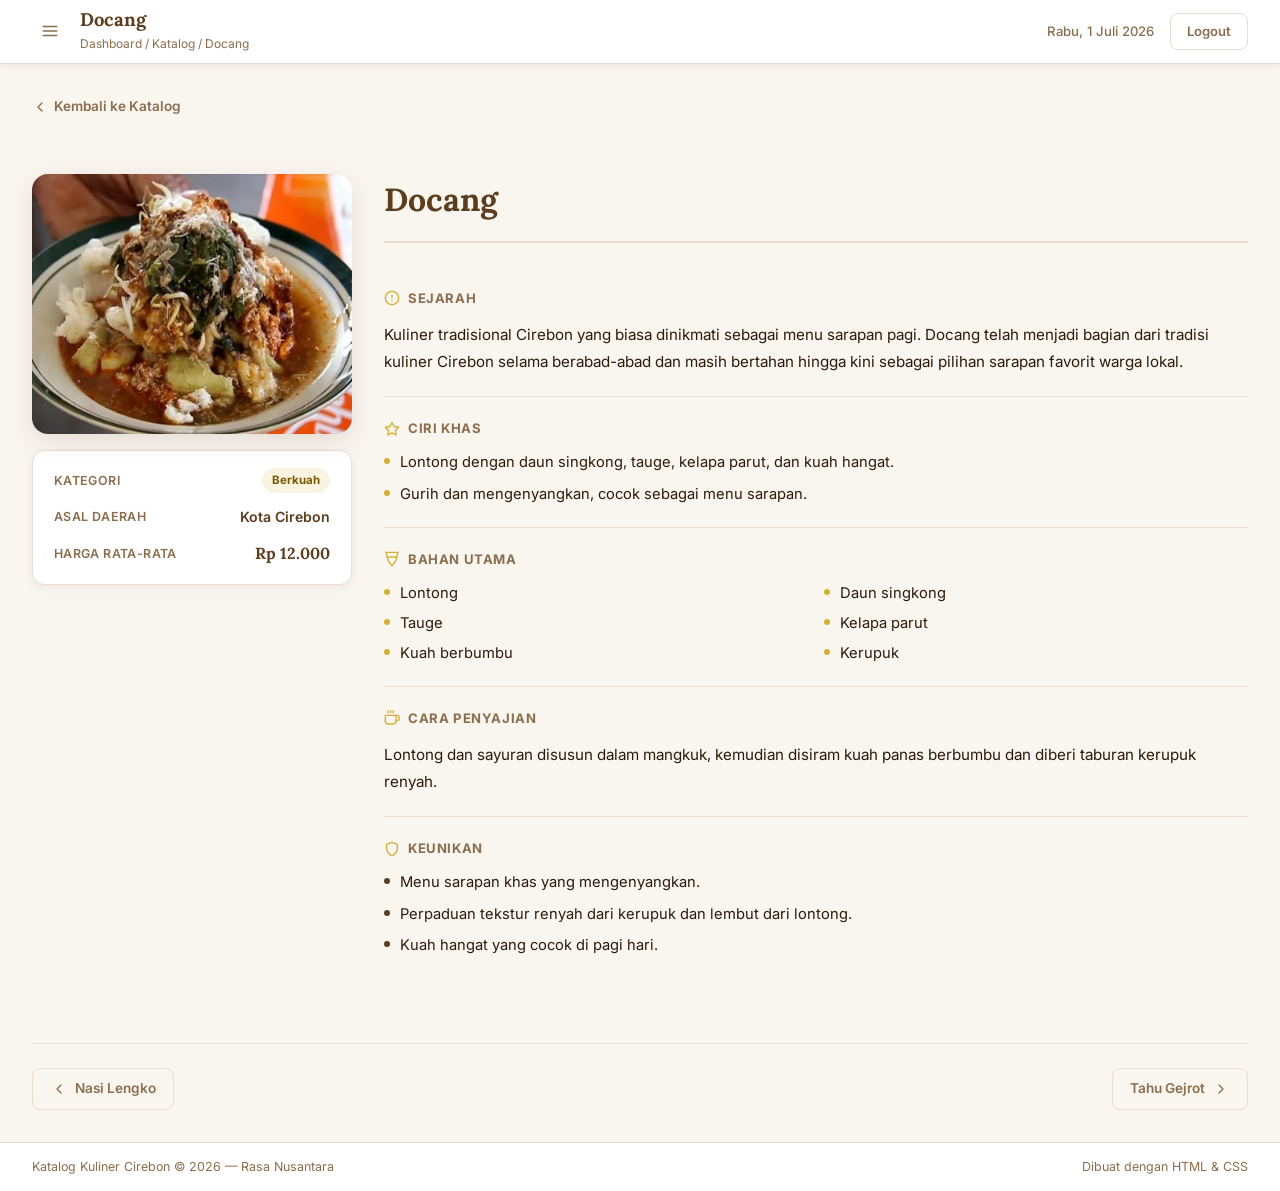
<file: detail-docang.html>
<!DOCTYPE html>
<html lang="id">
<head>
    <meta charset="UTF-8">
    <meta name="viewport" content="width=device-width, initial-scale=1.0">
    <title>Docang — Katalog Kuliner Cirebon</title>
    <link rel="preconnect" href="https://fonts.googleapis.com">
    <link rel="preconnect" href="https://fonts.gstatic.com" crossorigin>
    <link href="https://fonts.googleapis.com/css2?family=Lora:ital,wght@0,400;0,600;0,700;1,400&family=Inter:wght@400;500;600;700&display=swap" rel="stylesheet">
    <link rel="stylesheet" href="style.css">
    <link rel="stylesheet" href="dashboard.css">
</head>
<body class="app-body">


    <input type="checkbox" id="sidebar-toggle" class="sidebar-toggle-input">
    <div class="app-layout">
    <aside class="sidebar">
        <label for="sidebar-toggle" class="sidebar-close-btn"><svg width="18" height="18" viewBox="0 0 24 24" fill="none" stroke="currentColor" stroke-width="2" stroke-linecap="round" stroke-linejoin="round"><line x1="18" y1="6" x2="6" y2="18"/><line x1="6" y1="6" x2="18" y2="18"/></svg></label>
        <div class="sidebar-header">
            <img src="boled great.jpeg" alt="Logo" class="sidebar-logo-img">
            <div class="sidebar-brand">
                <span class="sidebar-brand-name">Rasa Nusantara</span>
                <span class="sidebar-brand-sub">Katalog Kuliner Cirebon</span>
            </div>
        </div>
        <div class="sidebar-profile">
            <div class="avatar">A</div>
            <div class="profile-info">
                <span class="profile-name">Hallo, Admin</span>
                <span class="profile-role">Kurator Budaya</span>
            </div>
        </div>
        <nav class="sidebar-nav">
            <a href="dashboard.html" class="nav-item  active">
                <span class="nav-icon"><svg width="16" height="16" viewBox="0 0 24 24" fill="none" stroke="currentColor" stroke-width="2" stroke-linecap="round" stroke-linejoin="round"><path d="M3 9l9-7 9 7v11a2 2 0 0 1-2 2H5a2 2 0 0 1-2-2z"/><polyline points="9 22 9 12 15 12 15 22"/></svg></span><span>Beranda</span>
            </a>
            <a href="data-master.html" class="nav-item">
                <span class="nav-icon"><svg width="16" height="16" viewBox="0 0 24 24" fill="none" stroke="currentColor" stroke-width="2" stroke-linecap="round" stroke-linejoin="round"><line x1="8" y1="6" x2="21" y2="6"/><line x1="8" y1="12" x2="21" y2="12"/><line x1="8" y1="18" x2="21" y2="18"/><line x1="3" y1="6" x2="3.01" y2="6"/><line x1="3" y1="12" x2="3.01" y2="12"/><line x1="3" y1="18" x2="3.01" y2="18"/></svg></span><span>Data Master Kuliner</span>
            </a>
            <a href="#" class="nav-item">
                <span class="nav-icon"><svg width="16" height="16" viewBox="0 0 24 24" fill="none" stroke="currentColor" stroke-width="2" stroke-linecap="round" stroke-linejoin="round"><polygon points="12 2 15.09 8.26 22 9.27 17 14.14 18.18 21.02 12 17.77 5.82 21.02 7 14.14 2 9.27 8.91 8.26 12 2"/></svg></span><span>Rekomendasi Kuliner</span>
            </a>
            <a href="#" class="nav-item">
                <span class="nav-icon"><svg width="16" height="16" viewBox="0 0 24 24" fill="none" stroke="currentColor" stroke-width="2" stroke-linecap="round" stroke-linejoin="round"><path d="M21 10c0 7-9 13-9 13s-9-6-9-13a9 9 0 0 1 18 0z"/><circle cx="12" cy="10" r="3"/></svg></span><span>Peta Lokasi Wisata</span>
            </a>
            <a href="#" class="nav-item">
                <span class="nav-icon"><svg width="16" height="16" viewBox="0 0 24 24" fill="none" stroke="currentColor" stroke-width="2" stroke-linecap="round" stroke-linejoin="round"><circle cx="12" cy="12" r="10"/><line x1="12" y1="8" x2="12" y2="12"/><line x1="12" y1="16" x2="12.01" y2="16"/></svg></span><span>Tentang Kami</span>
            </a>
        </nav>
        <div class="sidebar-footer">
            <a href="index.html" class="sidebar-logout"><svg width="14" height="14" viewBox="0 0 24 24" fill="none" stroke="currentColor" stroke-width="2" stroke-linecap="round" stroke-linejoin="round"><path d="M9 21H5a2 2 0 0 1-2-2V5a2 2 0 0 1 2-2h4"/><polyline points="16 17 21 12 16 7"/><line x1="21" y1="12" x2="9" y2="12"/></svg> Logout</a>
        </div>
    </aside>
    <label for="sidebar-toggle" class="sidebar-overlay"></label>

    <!-- MAIN -->
    <div class="main-area">
        <header class="topbar">
            <div class="topbar-left">
                <label for="sidebar-toggle" class="sidebar-open-btn"><svg width="18" height="18" viewBox="0 0 24 24" fill="none" stroke="currentColor" stroke-width="2" stroke-linecap="round" stroke-linejoin="round"><line x1="3" y1="6" x2="21" y2="6"/><line x1="3" y1="12" x2="21" y2="12"/><line x1="3" y1="18" x2="21" y2="18"/></svg></label>
                <div>
                    <h1 class="topbar-title">Docang</h1>
                    <span class="topbar-breadcrumb">Dashboard / <a href="dashboard.html">Katalog</a> / Docang</span>
                </div>
            </div>
            <div class="topbar-right">
                <span class="topbar-date">Rabu, 1 Juli 2026</span>
                <a href="index.html" class="btn-logout-top">Logout</a>
            </div>
        </header>

        <main class="content">

            <!-- Back Button -->
            <a href="dashboard.html" class="detail-back-link">
                <svg width="16" height="16" viewBox="0 0 24 24" fill="none" stroke="currentColor" stroke-width="2" stroke-linecap="round" stroke-linejoin="round"><polyline points="15 18 9 12 15 6"/></svg> Kembali ke Katalog
            </a>

            <!-- Detail Card -->
            <div class="detail-layout">

                <!-- Foto & Info Singkat -->
                <div class="detail-left">
                    <div class="detail-img-wrap">
                        <img src="assets/docang.jpeg" alt="Docang" class="detail-img">
                        
                    </div>
                    <div class="detail-meta-card">
                        <div class="detail-meta-row">
                            <span class="detail-meta-label">Kategori</span>
                            <span class="badge badge-berkuah">Berkuah</span>
                        </div>
                        <div class="detail-meta-row">
                            <span class="detail-meta-label">Asal Daerah</span>
                            <span class="detail-meta-val">Kota Cirebon</span>
                        </div>
                        <div class="detail-meta-row">
                            <span class="detail-meta-label">Harga Rata-rata</span>
                            <span class="detail-meta-price">Rp 12.000</span>
                        </div>
                    </div>
                </div>

                <!-- Konten Detail -->
                <div class="detail-right">

                    <h2 class="detail-title">Docang</h2>

                    <div class="detail-section">
                        <h3 class="detail-section-title">
                            <svg width="16" height="16" viewBox="0 0 24 24" fill="none" stroke="currentColor" stroke-width="2" stroke-linecap="round" stroke-linejoin="round"><circle cx="12" cy="12" r="10"/><line x1="12" y1="8" x2="12" y2="12"/><line x1="12" y1="16" x2="12.01" y2="16"/></svg>
                            Sejarah
                        </h3>
                        <p class="detail-text">Kuliner tradisional Cirebon yang biasa dinikmati sebagai menu sarapan pagi. Docang telah menjadi bagian dari tradisi kuliner Cirebon selama berabad-abad dan masih bertahan hingga kini sebagai pilihan sarapan favorit warga lokal.</p>
                    </div>

                    <div class="detail-section">
                        <h3 class="detail-section-title">
                            <svg width="16" height="16" viewBox="0 0 24 24" fill="none" stroke="currentColor" stroke-width="2" stroke-linecap="round" stroke-linejoin="round"><polygon points="12 2 15.09 8.26 22 9.27 17 14.14 18.18 21.02 12 17.77 5.82 21.02 7 14.14 2 9.27 8.91 8.26 12 2"/></svg>
                            Ciri Khas
                        </h3>
                        <ul class="detail-list"><li>Lontong dengan daun singkong, tauge, kelapa parut, dan kuah hangat.</li><li>Gurih dan mengenyangkan, cocok sebagai menu sarapan.</li></ul>
                    </div>

                    <div class="detail-section">
                        <h3 class="detail-section-title">
                            <svg width="16" height="16" viewBox="0 0 24 24" fill="none" stroke="currentColor" stroke-width="2" stroke-linecap="round" stroke-linejoin="round"><path d="M3 2h18l-2 7H5z"/><path d="M5 9c0 5.523 4.477 10 7 13 2.523-3 7-7.477 7-13"/></svg>
                            Bahan Utama
                        </h3>
                        <ul class="detail-list detail-list--bahan"><li>Lontong</li><li>Daun singkong</li><li>Tauge</li><li>Kelapa parut</li><li>Kuah berbumbu</li><li>Kerupuk</li></ul>
                    </div>

                    <div class="detail-section">
                        <h3 class="detail-section-title">
                            <svg width="16" height="16" viewBox="0 0 24 24" fill="none" stroke="currentColor" stroke-width="2" stroke-linecap="round" stroke-linejoin="round"><path d="M18 8h1a4 4 0 0 1 0 8h-1"/><path d="M2 8h16v9a4 4 0 0 1-4 4H6a4 4 0 0 1-4-4V8z"/><line x1="6" y1="1" x2="6" y2="4"/><line x1="10" y1="1" x2="10" y2="4"/><line x1="14" y1="1" x2="14" y2="4"/></svg>
                            Cara Penyajian
                        </h3>
                        <p class="detail-text">Lontong dan sayuran disusun dalam mangkuk, kemudian disiram kuah panas berbumbu dan diberi taburan kerupuk renyah.</p>
                    </div>

                    <div class="detail-section">
                        <h3 class="detail-section-title">
                            <svg width="16" height="16" viewBox="0 0 24 24" fill="none" stroke="currentColor" stroke-width="2" stroke-linecap="round" stroke-linejoin="round"><path d="M12 22s8-4 8-10V5l-8-3-8 3v7c0 6 8 10 8 10z"/></svg>
                            Keunikan
                        </h3>
                        <ul class="detail-list detail-list--keunikan"><li>Menu sarapan khas yang mengenyangkan.</li><li>Perpaduan tekstur renyah dari kerupuk dan lembut dari lontong.</li><li>Kuah hangat yang cocok di pagi hari.</li></ul>
                    </div>

                </div>
            </div>

            <!-- Navigasi Prev/Next -->
            <div class="detail-nav">
                <a href="detail-nasi-lengko.html" class="detail-nav-btn"><svg width="16" height="16" viewBox="0 0 24 24" fill="none" stroke="currentColor" stroke-width="2" stroke-linecap="round" stroke-linejoin="round"><polyline points="15 18 9 12 15 6"/></svg> Nasi Lengko</a>
                <a href="detail-tahu-gejrot.html" class="detail-nav-btn">Tahu Gejrot <svg width="16" height="16" viewBox="0 0 24 24" fill="none" stroke="currentColor" stroke-width="2" stroke-linecap="round" stroke-linejoin="round"><polyline points="9 18 15 12 9 6"/></svg></a>
            </div>

        </main>

        <footer class="app-footer">
            <span>Katalog Kuliner Cirebon &copy; 2026 &mdash; Rasa Nusantara</span>
            <span>Dibuat dengan HTML &amp; CSS</span>
        </footer>
    </div>
</div>

</body>
</html>
</file>
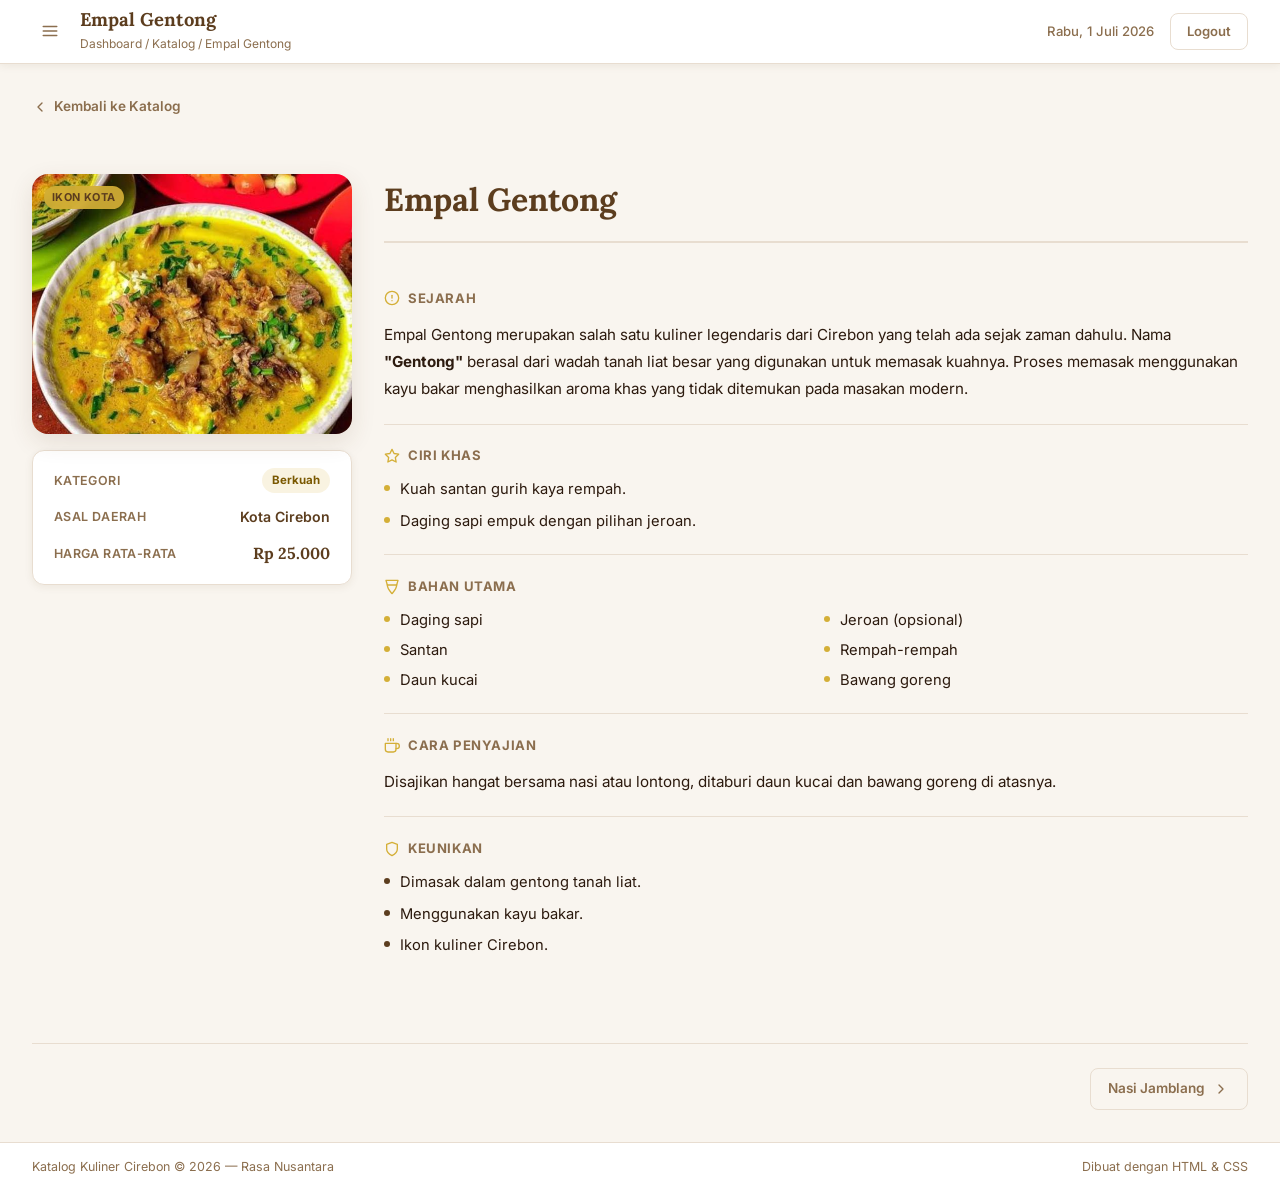
<file: detail-empal-gentong.html>
<!DOCTYPE html>
<html lang="id">
<head>
    <meta charset="UTF-8">
    <meta name="viewport" content="width=device-width, initial-scale=1.0">
    <title>Empal Gentong — Katalog Kuliner Cirebon</title>
    <link rel="preconnect" href="https://fonts.googleapis.com">
    <link rel="preconnect" href="https://fonts.gstatic.com" crossorigin>
    <link href="https://fonts.googleapis.com/css2?family=Lora:ital,wght@0,400;0,600;0,700;1,400&family=Inter:wght@400;500;600;700&display=swap" rel="stylesheet">
    <link rel="stylesheet" href="style.css">
    <link rel="stylesheet" href="dashboard.css">
</head>
<body class="app-body">


    <input type="checkbox" id="sidebar-toggle" class="sidebar-toggle-input">
    <div class="app-layout">
    <aside class="sidebar">
        <label for="sidebar-toggle" class="sidebar-close-btn"><svg width="18" height="18" viewBox="0 0 24 24" fill="none" stroke="currentColor" stroke-width="2" stroke-linecap="round" stroke-linejoin="round"><line x1="18" y1="6" x2="6" y2="18"/><line x1="6" y1="6" x2="18" y2="18"/></svg></label>
        <div class="sidebar-header">
            <img src="boled great.jpeg" alt="Logo" class="sidebar-logo-img">
            <div class="sidebar-brand">
                <span class="sidebar-brand-name">Rasa Nusantara</span>
                <span class="sidebar-brand-sub">Katalog Kuliner Cirebon</span>
            </div>
        </div>
        <div class="sidebar-profile">
            <div class="avatar">A</div>
            <div class="profile-info">
                <span class="profile-name">Hallo, Admin</span>
                <span class="profile-role">Kurator Budaya</span>
            </div>
        </div>
        <nav class="sidebar-nav">
            <a href="dashboard.html" class="nav-item  active">
                <span class="nav-icon"><svg width="16" height="16" viewBox="0 0 24 24" fill="none" stroke="currentColor" stroke-width="2" stroke-linecap="round" stroke-linejoin="round"><path d="M3 9l9-7 9 7v11a2 2 0 0 1-2 2H5a2 2 0 0 1-2-2z"/><polyline points="9 22 9 12 15 12 15 22"/></svg></span><span>Beranda</span>
            </a>
            <a href="data-master.html" class="nav-item">
                <span class="nav-icon"><svg width="16" height="16" viewBox="0 0 24 24" fill="none" stroke="currentColor" stroke-width="2" stroke-linecap="round" stroke-linejoin="round"><line x1="8" y1="6" x2="21" y2="6"/><line x1="8" y1="12" x2="21" y2="12"/><line x1="8" y1="18" x2="21" y2="18"/><line x1="3" y1="6" x2="3.01" y2="6"/><line x1="3" y1="12" x2="3.01" y2="12"/><line x1="3" y1="18" x2="3.01" y2="18"/></svg></span><span>Data Master Kuliner</span>
            </a>
            <a href="#" class="nav-item">
                <span class="nav-icon"><svg width="16" height="16" viewBox="0 0 24 24" fill="none" stroke="currentColor" stroke-width="2" stroke-linecap="round" stroke-linejoin="round"><polygon points="12 2 15.09 8.26 22 9.27 17 14.14 18.18 21.02 12 17.77 5.82 21.02 7 14.14 2 9.27 8.91 8.26 12 2"/></svg></span><span>Rekomendasi Kuliner</span>
            </a>
            <a href="#" class="nav-item">
                <span class="nav-icon"><svg width="16" height="16" viewBox="0 0 24 24" fill="none" stroke="currentColor" stroke-width="2" stroke-linecap="round" stroke-linejoin="round"><path d="M21 10c0 7-9 13-9 13s-9-6-9-13a9 9 0 0 1 18 0z"/><circle cx="12" cy="10" r="3"/></svg></span><span>Peta Lokasi Wisata</span>
            </a>
            <a href="#" class="nav-item">
                <span class="nav-icon"><svg width="16" height="16" viewBox="0 0 24 24" fill="none" stroke="currentColor" stroke-width="2" stroke-linecap="round" stroke-linejoin="round"><circle cx="12" cy="12" r="10"/><line x1="12" y1="8" x2="12" y2="12"/><line x1="12" y1="16" x2="12.01" y2="16"/></svg></span><span>Tentang Kami</span>
            </a>
        </nav>
        <div class="sidebar-footer">
            <a href="index.html" class="sidebar-logout"><svg width="14" height="14" viewBox="0 0 24 24" fill="none" stroke="currentColor" stroke-width="2" stroke-linecap="round" stroke-linejoin="round"><path d="M9 21H5a2 2 0 0 1-2-2V5a2 2 0 0 1 2-2h4"/><polyline points="16 17 21 12 16 7"/><line x1="21" y1="12" x2="9" y2="12"/></svg> Logout</a>
        </div>
    </aside>
    <label for="sidebar-toggle" class="sidebar-overlay"></label>

    <!-- MAIN -->
    <div class="main-area">
        <header class="topbar">
            <div class="topbar-left">
                <label for="sidebar-toggle" class="sidebar-open-btn"><svg width="18" height="18" viewBox="0 0 24 24" fill="none" stroke="currentColor" stroke-width="2" stroke-linecap="round" stroke-linejoin="round"><line x1="3" y1="6" x2="21" y2="6"/><line x1="3" y1="12" x2="21" y2="12"/><line x1="3" y1="18" x2="21" y2="18"/></svg></label>
                <div>
                    <h1 class="topbar-title">Empal Gentong</h1>
                    <span class="topbar-breadcrumb">Dashboard / <a href="dashboard.html">Katalog</a> / Empal Gentong</span>
                </div>
            </div>
            <div class="topbar-right">
                <span class="topbar-date">Rabu, 1 Juli 2026</span>
                <a href="index.html" class="btn-logout-top">Logout</a>
            </div>
        </header>

        <main class="content">

            <!-- Back Button -->
            <a href="dashboard.html" class="detail-back-link">
                <svg width="16" height="16" viewBox="0 0 24 24" fill="none" stroke="currentColor" stroke-width="2" stroke-linecap="round" stroke-linejoin="round"><polyline points="15 18 9 12 15 6"/></svg> Kembali ke Katalog
            </a>

            <!-- Detail Card -->
            <div class="detail-layout">

                <!-- Foto & Info Singkat -->
                <div class="detail-left">
                    <div class="detail-img-wrap">
                        <img src="assets/empal-gentong.jpeg" alt="Empal Gentong" class="detail-img">
                        <span class="product-badge ">Ikon Kota</span>
                    </div>
                    <div class="detail-meta-card">
                        <div class="detail-meta-row">
                            <span class="detail-meta-label">Kategori</span>
                            <span class="badge badge-berkuah">Berkuah</span>
                        </div>
                        <div class="detail-meta-row">
                            <span class="detail-meta-label">Asal Daerah</span>
                            <span class="detail-meta-val">Kota Cirebon</span>
                        </div>
                        <div class="detail-meta-row">
                            <span class="detail-meta-label">Harga Rata-rata</span>
                            <span class="detail-meta-price">Rp 25.000</span>
                        </div>
                    </div>
                </div>

                <!-- Konten Detail -->
                <div class="detail-right">

                    <h2 class="detail-title">Empal Gentong</h2>

                    <div class="detail-section">
                        <h3 class="detail-section-title">
                            <svg width="16" height="16" viewBox="0 0 24 24" fill="none" stroke="currentColor" stroke-width="2" stroke-linecap="round" stroke-linejoin="round"><circle cx="12" cy="12" r="10"/><line x1="12" y1="8" x2="12" y2="12"/><line x1="12" y1="16" x2="12.01" y2="16"/></svg>
                            Sejarah
                        </h3>
                        <p class="detail-text">Empal Gentong merupakan salah satu kuliner legendaris dari Cirebon yang telah ada sejak zaman dahulu. Nama <strong>"Gentong"</strong> berasal dari wadah tanah liat besar yang digunakan untuk memasak kuahnya. Proses memasak menggunakan kayu bakar menghasilkan aroma khas yang tidak ditemukan pada masakan modern.</p>
                    </div>

                    <div class="detail-section">
                        <h3 class="detail-section-title">
                            <svg width="16" height="16" viewBox="0 0 24 24" fill="none" stroke="currentColor" stroke-width="2" stroke-linecap="round" stroke-linejoin="round"><polygon points="12 2 15.09 8.26 22 9.27 17 14.14 18.18 21.02 12 17.77 5.82 21.02 7 14.14 2 9.27 8.91 8.26 12 2"/></svg>
                            Ciri Khas
                        </h3>
                        <ul class="detail-list"><li>Kuah santan gurih kaya rempah.</li><li>Daging sapi empuk dengan pilihan jeroan.</li></ul>
                    </div>

                    <div class="detail-section">
                        <h3 class="detail-section-title">
                            <svg width="16" height="16" viewBox="0 0 24 24" fill="none" stroke="currentColor" stroke-width="2" stroke-linecap="round" stroke-linejoin="round"><path d="M3 2h18l-2 7H5z"/><path d="M5 9c0 5.523 4.477 10 7 13 2.523-3 7-7.477 7-13"/></svg>
                            Bahan Utama
                        </h3>
                        <ul class="detail-list detail-list--bahan"><li>Daging sapi</li><li>Jeroan (opsional)</li><li>Santan</li><li>Rempah-rempah</li><li>Daun kucai</li><li>Bawang goreng</li></ul>
                    </div>

                    <div class="detail-section">
                        <h3 class="detail-section-title">
                            <svg width="16" height="16" viewBox="0 0 24 24" fill="none" stroke="currentColor" stroke-width="2" stroke-linecap="round" stroke-linejoin="round"><path d="M18 8h1a4 4 0 0 1 0 8h-1"/><path d="M2 8h16v9a4 4 0 0 1-4 4H6a4 4 0 0 1-4-4V8z"/><line x1="6" y1="1" x2="6" y2="4"/><line x1="10" y1="1" x2="10" y2="4"/><line x1="14" y1="1" x2="14" y2="4"/></svg>
                            Cara Penyajian
                        </h3>
                        <p class="detail-text">Disajikan hangat bersama nasi atau lontong, ditaburi daun kucai dan bawang goreng di atasnya.</p>
                    </div>

                    <div class="detail-section">
                        <h3 class="detail-section-title">
                            <svg width="16" height="16" viewBox="0 0 24 24" fill="none" stroke="currentColor" stroke-width="2" stroke-linecap="round" stroke-linejoin="round"><path d="M12 22s8-4 8-10V5l-8-3-8 3v7c0 6 8 10 8 10z"/></svg>
                            Keunikan
                        </h3>
                        <ul class="detail-list detail-list--keunikan"><li>Dimasak dalam gentong tanah liat.</li><li>Menggunakan kayu bakar.</li><li>Ikon kuliner Cirebon.</li></ul>
                    </div>

                </div>
            </div>

            <!-- Navigasi Prev/Next -->
            <div class="detail-nav">
                <span></span>
                <a href="detail-nasi-jamblang.html" class="detail-nav-btn">Nasi Jamblang <svg width="16" height="16" viewBox="0 0 24 24" fill="none" stroke="currentColor" stroke-width="2" stroke-linecap="round" stroke-linejoin="round"><polyline points="9 18 15 12 9 6"/></svg></a>
            </div>

        </main>

        <footer class="app-footer">
            <span>Katalog Kuliner Cirebon &copy; 2026 &mdash; Rasa Nusantara</span>
            <span>Dibuat dengan HTML &amp; CSS</span>
        </footer>
    </div>
</div>

</body>
</html>
</file>
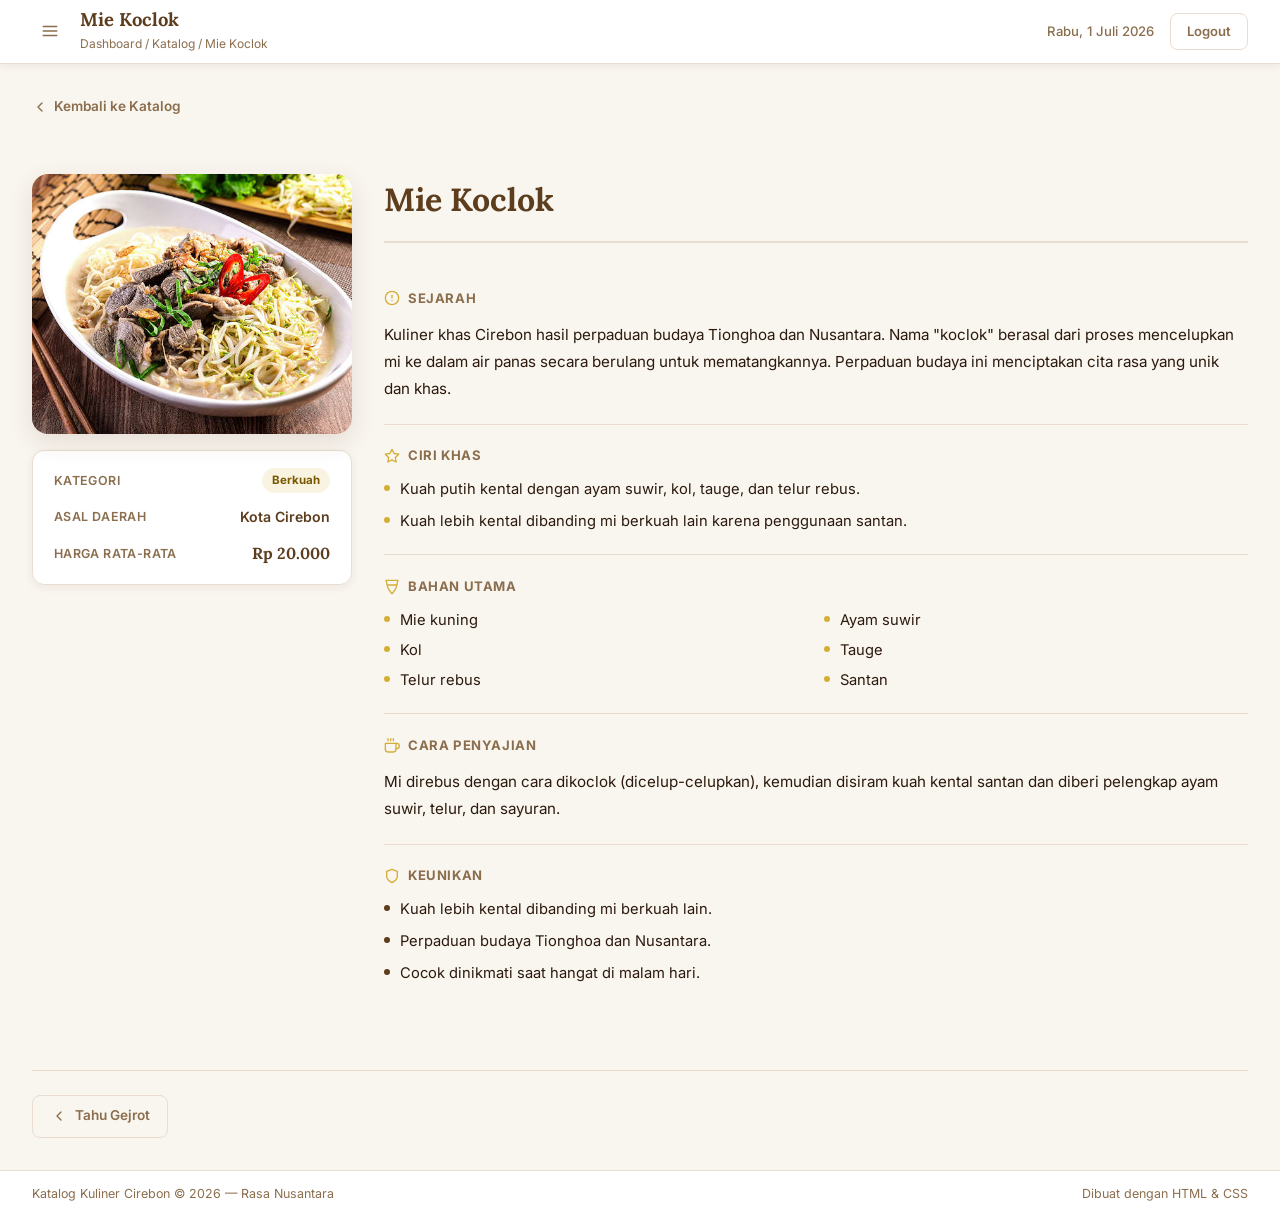
<file: detail-mie-koclok.html>
<!DOCTYPE html>
<html lang="id">
<head>
    <meta charset="UTF-8">
    <meta name="viewport" content="width=device-width, initial-scale=1.0">
    <title>Mie Koclok — Katalog Kuliner Cirebon</title>
    <link rel="preconnect" href="https://fonts.googleapis.com">
    <link rel="preconnect" href="https://fonts.gstatic.com" crossorigin>
    <link href="https://fonts.googleapis.com/css2?family=Lora:ital,wght@0,400;0,600;0,700;1,400&family=Inter:wght@400;500;600;700&display=swap" rel="stylesheet">
    <link rel="stylesheet" href="style.css">
    <link rel="stylesheet" href="dashboard.css">
</head>
<body class="app-body">


    <input type="checkbox" id="sidebar-toggle" class="sidebar-toggle-input">
    <div class="app-layout">
    <aside class="sidebar">
        <label for="sidebar-toggle" class="sidebar-close-btn"><svg width="18" height="18" viewBox="0 0 24 24" fill="none" stroke="currentColor" stroke-width="2" stroke-linecap="round" stroke-linejoin="round"><line x1="18" y1="6" x2="6" y2="18"/><line x1="6" y1="6" x2="18" y2="18"/></svg></label>
        <div class="sidebar-header">
            <img src="boled great.jpeg" alt="Logo" class="sidebar-logo-img">
            <div class="sidebar-brand">
                <span class="sidebar-brand-name">Rasa Nusantara</span>
                <span class="sidebar-brand-sub">Katalog Kuliner Cirebon</span>
            </div>
        </div>
        <div class="sidebar-profile">
            <div class="avatar">A</div>
            <div class="profile-info">
                <span class="profile-name">Hallo, Admin</span>
                <span class="profile-role">Kurator Budaya</span>
            </div>
        </div>
        <nav class="sidebar-nav">
            <a href="dashboard.html" class="nav-item  active">
                <span class="nav-icon"><svg width="16" height="16" viewBox="0 0 24 24" fill="none" stroke="currentColor" stroke-width="2" stroke-linecap="round" stroke-linejoin="round"><path d="M3 9l9-7 9 7v11a2 2 0 0 1-2 2H5a2 2 0 0 1-2-2z"/><polyline points="9 22 9 12 15 12 15 22"/></svg></span><span>Beranda</span>
            </a>
            <a href="data-master.html" class="nav-item">
                <span class="nav-icon"><svg width="16" height="16" viewBox="0 0 24 24" fill="none" stroke="currentColor" stroke-width="2" stroke-linecap="round" stroke-linejoin="round"><line x1="8" y1="6" x2="21" y2="6"/><line x1="8" y1="12" x2="21" y2="12"/><line x1="8" y1="18" x2="21" y2="18"/><line x1="3" y1="6" x2="3.01" y2="6"/><line x1="3" y1="12" x2="3.01" y2="12"/><line x1="3" y1="18" x2="3.01" y2="18"/></svg></span><span>Data Master Kuliner</span>
            </a>
            <a href="#" class="nav-item">
                <span class="nav-icon"><svg width="16" height="16" viewBox="0 0 24 24" fill="none" stroke="currentColor" stroke-width="2" stroke-linecap="round" stroke-linejoin="round"><polygon points="12 2 15.09 8.26 22 9.27 17 14.14 18.18 21.02 12 17.77 5.82 21.02 7 14.14 2 9.27 8.91 8.26 12 2"/></svg></span><span>Rekomendasi Kuliner</span>
            </a>
            <a href="#" class="nav-item">
                <span class="nav-icon"><svg width="16" height="16" viewBox="0 0 24 24" fill="none" stroke="currentColor" stroke-width="2" stroke-linecap="round" stroke-linejoin="round"><path d="M21 10c0 7-9 13-9 13s-9-6-9-13a9 9 0 0 1 18 0z"/><circle cx="12" cy="10" r="3"/></svg></span><span>Peta Lokasi Wisata</span>
            </a>
            <a href="#" class="nav-item">
                <span class="nav-icon"><svg width="16" height="16" viewBox="0 0 24 24" fill="none" stroke="currentColor" stroke-width="2" stroke-linecap="round" stroke-linejoin="round"><circle cx="12" cy="12" r="10"/><line x1="12" y1="8" x2="12" y2="12"/><line x1="12" y1="16" x2="12.01" y2="16"/></svg></span><span>Tentang Kami</span>
            </a>
        </nav>
        <div class="sidebar-footer">
            <a href="index.html" class="sidebar-logout"><svg width="14" height="14" viewBox="0 0 24 24" fill="none" stroke="currentColor" stroke-width="2" stroke-linecap="round" stroke-linejoin="round"><path d="M9 21H5a2 2 0 0 1-2-2V5a2 2 0 0 1 2-2h4"/><polyline points="16 17 21 12 16 7"/><line x1="21" y1="12" x2="9" y2="12"/></svg> Logout</a>
        </div>
    </aside>
    <label for="sidebar-toggle" class="sidebar-overlay"></label>

    <!-- MAIN -->
    <div class="main-area">
        <header class="topbar">
            <div class="topbar-left">
                <label for="sidebar-toggle" class="sidebar-open-btn"><svg width="18" height="18" viewBox="0 0 24 24" fill="none" stroke="currentColor" stroke-width="2" stroke-linecap="round" stroke-linejoin="round"><line x1="3" y1="6" x2="21" y2="6"/><line x1="3" y1="12" x2="21" y2="12"/><line x1="3" y1="18" x2="21" y2="18"/></svg></label>
                <div>
                    <h1 class="topbar-title">Mie Koclok</h1>
                    <span class="topbar-breadcrumb">Dashboard / <a href="dashboard.html">Katalog</a> / Mie Koclok</span>
                </div>
            </div>
            <div class="topbar-right">
                <span class="topbar-date">Rabu, 1 Juli 2026</span>
                <a href="index.html" class="btn-logout-top">Logout</a>
            </div>
        </header>

        <main class="content">

            <!-- Back Button -->
            <a href="dashboard.html" class="detail-back-link">
                <svg width="16" height="16" viewBox="0 0 24 24" fill="none" stroke="currentColor" stroke-width="2" stroke-linecap="round" stroke-linejoin="round"><polyline points="15 18 9 12 15 6"/></svg> Kembali ke Katalog
            </a>

            <!-- Detail Card -->
            <div class="detail-layout">

                <!-- Foto & Info Singkat -->
                <div class="detail-left">
                    <div class="detail-img-wrap">
                        <img src="assets/mie-koclok.jpg" alt="Mie Koclok" class="detail-img">
                        
                    </div>
                    <div class="detail-meta-card">
                        <div class="detail-meta-row">
                            <span class="detail-meta-label">Kategori</span>
                            <span class="badge badge-berkuah">Berkuah</span>
                        </div>
                        <div class="detail-meta-row">
                            <span class="detail-meta-label">Asal Daerah</span>
                            <span class="detail-meta-val">Kota Cirebon</span>
                        </div>
                        <div class="detail-meta-row">
                            <span class="detail-meta-label">Harga Rata-rata</span>
                            <span class="detail-meta-price">Rp 20.000</span>
                        </div>
                    </div>
                </div>

                <!-- Konten Detail -->
                <div class="detail-right">

                    <h2 class="detail-title">Mie Koclok</h2>

                    <div class="detail-section">
                        <h3 class="detail-section-title">
                            <svg width="16" height="16" viewBox="0 0 24 24" fill="none" stroke="currentColor" stroke-width="2" stroke-linecap="round" stroke-linejoin="round"><circle cx="12" cy="12" r="10"/><line x1="12" y1="8" x2="12" y2="12"/><line x1="12" y1="16" x2="12.01" y2="16"/></svg>
                            Sejarah
                        </h3>
                        <p class="detail-text">Kuliner khas Cirebon hasil perpaduan budaya Tionghoa dan Nusantara. Nama "koclok" berasal dari proses mencelupkan mi ke dalam air panas secara berulang untuk mematangkannya. Perpaduan budaya ini menciptakan cita rasa yang unik dan khas.</p>
                    </div>

                    <div class="detail-section">
                        <h3 class="detail-section-title">
                            <svg width="16" height="16" viewBox="0 0 24 24" fill="none" stroke="currentColor" stroke-width="2" stroke-linecap="round" stroke-linejoin="round"><polygon points="12 2 15.09 8.26 22 9.27 17 14.14 18.18 21.02 12 17.77 5.82 21.02 7 14.14 2 9.27 8.91 8.26 12 2"/></svg>
                            Ciri Khas
                        </h3>
                        <ul class="detail-list"><li>Kuah putih kental dengan ayam suwir, kol, tauge, dan telur rebus.</li><li>Kuah lebih kental dibanding mi berkuah lain karena penggunaan santan.</li></ul>
                    </div>

                    <div class="detail-section">
                        <h3 class="detail-section-title">
                            <svg width="16" height="16" viewBox="0 0 24 24" fill="none" stroke="currentColor" stroke-width="2" stroke-linecap="round" stroke-linejoin="round"><path d="M3 2h18l-2 7H5z"/><path d="M5 9c0 5.523 4.477 10 7 13 2.523-3 7-7.477 7-13"/></svg>
                            Bahan Utama
                        </h3>
                        <ul class="detail-list detail-list--bahan"><li>Mie kuning</li><li>Ayam suwir</li><li>Kol</li><li>Tauge</li><li>Telur rebus</li><li>Santan</li></ul>
                    </div>

                    <div class="detail-section">
                        <h3 class="detail-section-title">
                            <svg width="16" height="16" viewBox="0 0 24 24" fill="none" stroke="currentColor" stroke-width="2" stroke-linecap="round" stroke-linejoin="round"><path d="M18 8h1a4 4 0 0 1 0 8h-1"/><path d="M2 8h16v9a4 4 0 0 1-4 4H6a4 4 0 0 1-4-4V8z"/><line x1="6" y1="1" x2="6" y2="4"/><line x1="10" y1="1" x2="10" y2="4"/><line x1="14" y1="1" x2="14" y2="4"/></svg>
                            Cara Penyajian
                        </h3>
                        <p class="detail-text">Mi direbus dengan cara dikoclok (dicelup-celupkan), kemudian disiram kuah kental santan dan diberi pelengkap ayam suwir, telur, dan sayuran.</p>
                    </div>

                    <div class="detail-section">
                        <h3 class="detail-section-title">
                            <svg width="16" height="16" viewBox="0 0 24 24" fill="none" stroke="currentColor" stroke-width="2" stroke-linecap="round" stroke-linejoin="round"><path d="M12 22s8-4 8-10V5l-8-3-8 3v7c0 6 8 10 8 10z"/></svg>
                            Keunikan
                        </h3>
                        <ul class="detail-list detail-list--keunikan"><li>Kuah lebih kental dibanding mi berkuah lain.</li><li>Perpaduan budaya Tionghoa dan Nusantara.</li><li>Cocok dinikmati saat hangat di malam hari.</li></ul>
                    </div>

                </div>
            </div>

            <!-- Navigasi Prev/Next -->
            <div class="detail-nav">
                <a href="detail-tahu-gejrot.html" class="detail-nav-btn"><svg width="16" height="16" viewBox="0 0 24 24" fill="none" stroke="currentColor" stroke-width="2" stroke-linecap="round" stroke-linejoin="round"><polyline points="15 18 9 12 15 6"/></svg> Tahu Gejrot</a>
                <span></span>
            </div>

        </main>

        <footer class="app-footer">
            <span>Katalog Kuliner Cirebon &copy; 2026 &mdash; Rasa Nusantara</span>
            <span>Dibuat dengan HTML &amp; CSS</span>
        </footer>
    </div>
</div>

</body>
</html>
</file>
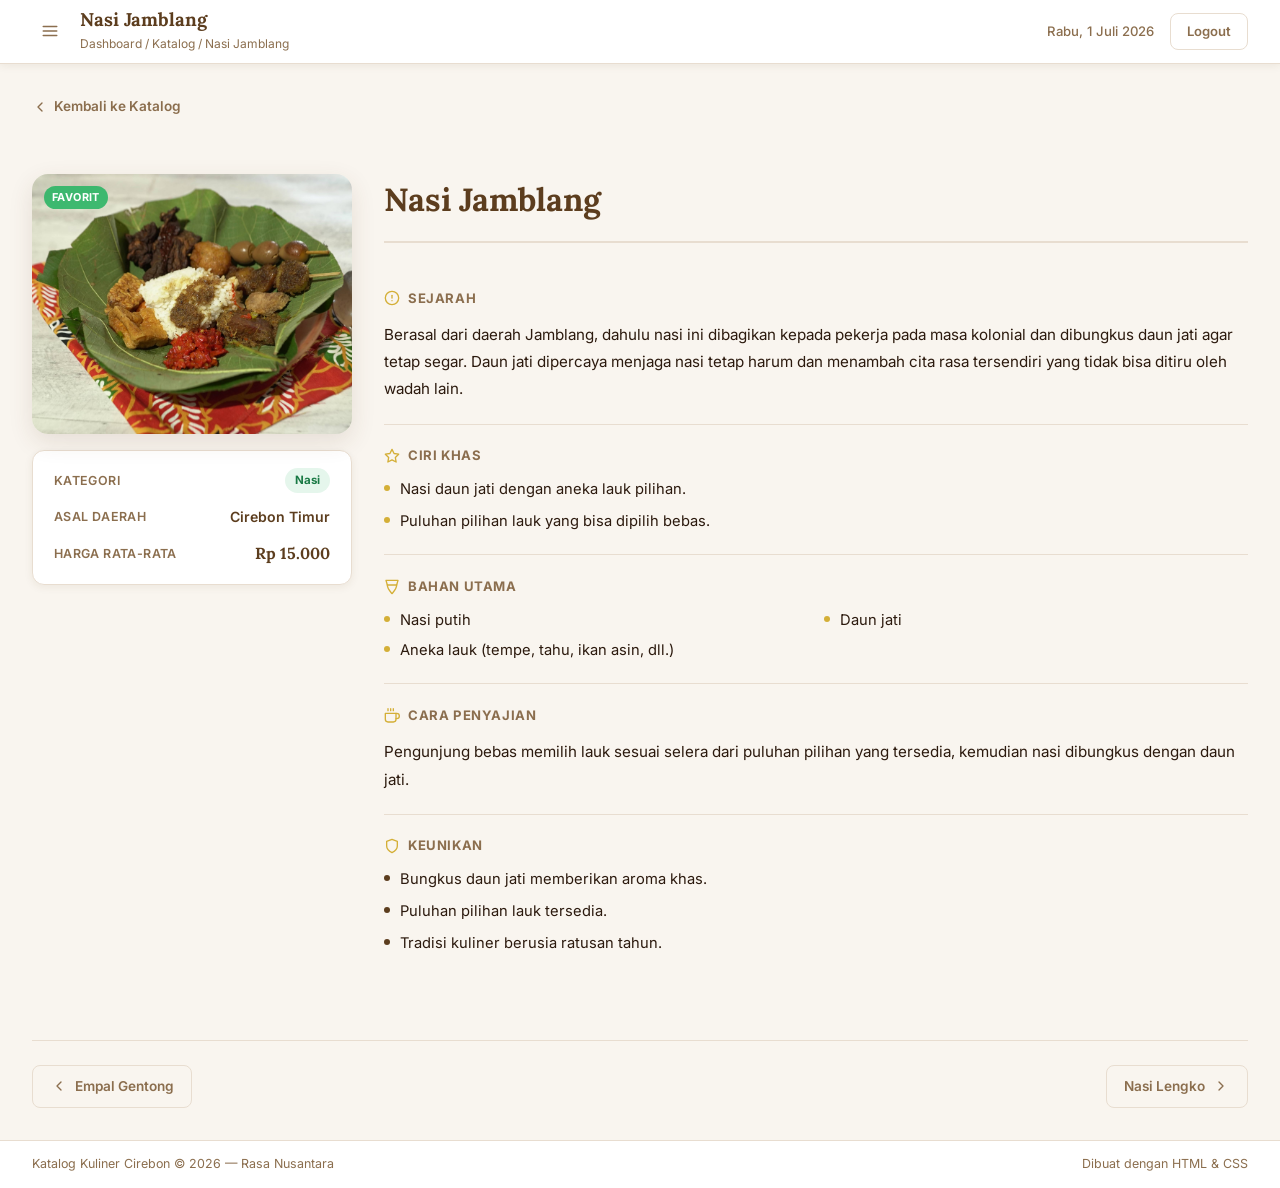
<file: detail-nasi-jamblang.html>
<!DOCTYPE html>
<html lang="id">
<head>
    <meta charset="UTF-8">
    <meta name="viewport" content="width=device-width, initial-scale=1.0">
    <title>Nasi Jamblang — Katalog Kuliner Cirebon</title>
    <link rel="preconnect" href="https://fonts.googleapis.com">
    <link rel="preconnect" href="https://fonts.gstatic.com" crossorigin>
    <link href="https://fonts.googleapis.com/css2?family=Lora:ital,wght@0,400;0,600;0,700;1,400&family=Inter:wght@400;500;600;700&display=swap" rel="stylesheet">
    <link rel="stylesheet" href="style.css">
    <link rel="stylesheet" href="dashboard.css">
</head>
<body class="app-body">


    <input type="checkbox" id="sidebar-toggle" class="sidebar-toggle-input">
    <div class="app-layout">
    <aside class="sidebar">
        <label for="sidebar-toggle" class="sidebar-close-btn"><svg width="18" height="18" viewBox="0 0 24 24" fill="none" stroke="currentColor" stroke-width="2" stroke-linecap="round" stroke-linejoin="round"><line x1="18" y1="6" x2="6" y2="18"/><line x1="6" y1="6" x2="18" y2="18"/></svg></label>
        <div class="sidebar-header">
            <img src="boled great.jpeg" alt="Logo" class="sidebar-logo-img">
            <div class="sidebar-brand">
                <span class="sidebar-brand-name">Rasa Nusantara</span>
                <span class="sidebar-brand-sub">Katalog Kuliner Cirebon</span>
            </div>
        </div>
        <div class="sidebar-profile">
            <div class="avatar">A</div>
            <div class="profile-info">
                <span class="profile-name">Hallo, Admin</span>
                <span class="profile-role">Kurator Budaya</span>
            </div>
        </div>
        <nav class="sidebar-nav">
            <a href="dashboard.html" class="nav-item  active">
                <span class="nav-icon"><svg width="16" height="16" viewBox="0 0 24 24" fill="none" stroke="currentColor" stroke-width="2" stroke-linecap="round" stroke-linejoin="round"><path d="M3 9l9-7 9 7v11a2 2 0 0 1-2 2H5a2 2 0 0 1-2-2z"/><polyline points="9 22 9 12 15 12 15 22"/></svg></span><span>Beranda</span>
            </a>
            <a href="data-master.html" class="nav-item">
                <span class="nav-icon"><svg width="16" height="16" viewBox="0 0 24 24" fill="none" stroke="currentColor" stroke-width="2" stroke-linecap="round" stroke-linejoin="round"><line x1="8" y1="6" x2="21" y2="6"/><line x1="8" y1="12" x2="21" y2="12"/><line x1="8" y1="18" x2="21" y2="18"/><line x1="3" y1="6" x2="3.01" y2="6"/><line x1="3" y1="12" x2="3.01" y2="12"/><line x1="3" y1="18" x2="3.01" y2="18"/></svg></span><span>Data Master Kuliner</span>
            </a>
            <a href="#" class="nav-item">
                <span class="nav-icon"><svg width="16" height="16" viewBox="0 0 24 24" fill="none" stroke="currentColor" stroke-width="2" stroke-linecap="round" stroke-linejoin="round"><polygon points="12 2 15.09 8.26 22 9.27 17 14.14 18.18 21.02 12 17.77 5.82 21.02 7 14.14 2 9.27 8.91 8.26 12 2"/></svg></span><span>Rekomendasi Kuliner</span>
            </a>
            <a href="#" class="nav-item">
                <span class="nav-icon"><svg width="16" height="16" viewBox="0 0 24 24" fill="none" stroke="currentColor" stroke-width="2" stroke-linecap="round" stroke-linejoin="round"><path d="M21 10c0 7-9 13-9 13s-9-6-9-13a9 9 0 0 1 18 0z"/><circle cx="12" cy="10" r="3"/></svg></span><span>Peta Lokasi Wisata</span>
            </a>
            <a href="#" class="nav-item">
                <span class="nav-icon"><svg width="16" height="16" viewBox="0 0 24 24" fill="none" stroke="currentColor" stroke-width="2" stroke-linecap="round" stroke-linejoin="round"><circle cx="12" cy="12" r="10"/><line x1="12" y1="8" x2="12" y2="12"/><line x1="12" y1="16" x2="12.01" y2="16"/></svg></span><span>Tentang Kami</span>
            </a>
        </nav>
        <div class="sidebar-footer">
            <a href="index.html" class="sidebar-logout"><svg width="14" height="14" viewBox="0 0 24 24" fill="none" stroke="currentColor" stroke-width="2" stroke-linecap="round" stroke-linejoin="round"><path d="M9 21H5a2 2 0 0 1-2-2V5a2 2 0 0 1 2-2h4"/><polyline points="16 17 21 12 16 7"/><line x1="21" y1="12" x2="9" y2="12"/></svg> Logout</a>
        </div>
    </aside>
    <label for="sidebar-toggle" class="sidebar-overlay"></label>

    <!-- MAIN -->
    <div class="main-area">
        <header class="topbar">
            <div class="topbar-left">
                <label for="sidebar-toggle" class="sidebar-open-btn"><svg width="18" height="18" viewBox="0 0 24 24" fill="none" stroke="currentColor" stroke-width="2" stroke-linecap="round" stroke-linejoin="round"><line x1="3" y1="6" x2="21" y2="6"/><line x1="3" y1="12" x2="21" y2="12"/><line x1="3" y1="18" x2="21" y2="18"/></svg></label>
                <div>
                    <h1 class="topbar-title">Nasi Jamblang</h1>
                    <span class="topbar-breadcrumb">Dashboard / <a href="dashboard.html">Katalog</a> / Nasi Jamblang</span>
                </div>
            </div>
            <div class="topbar-right">
                <span class="topbar-date">Rabu, 1 Juli 2026</span>
                <a href="index.html" class="btn-logout-top">Logout</a>
            </div>
        </header>

        <main class="content">

            <!-- Back Button -->
            <a href="dashboard.html" class="detail-back-link">
                <svg width="16" height="16" viewBox="0 0 24 24" fill="none" stroke="currentColor" stroke-width="2" stroke-linecap="round" stroke-linejoin="round"><polyline points="15 18 9 12 15 6"/></svg> Kembali ke Katalog
            </a>

            <!-- Detail Card -->
            <div class="detail-layout">

                <!-- Foto & Info Singkat -->
                <div class="detail-left">
                    <div class="detail-img-wrap">
                        <img src="assets/nasi-jamblang.jpeg" alt="Nasi Jamblang" class="detail-img">
                        <span class="product-badge product-badge--green">Favorit</span>
                    </div>
                    <div class="detail-meta-card">
                        <div class="detail-meta-row">
                            <span class="detail-meta-label">Kategori</span>
                            <span class="badge badge-nasi">Nasi</span>
                        </div>
                        <div class="detail-meta-row">
                            <span class="detail-meta-label">Asal Daerah</span>
                            <span class="detail-meta-val">Cirebon Timur</span>
                        </div>
                        <div class="detail-meta-row">
                            <span class="detail-meta-label">Harga Rata-rata</span>
                            <span class="detail-meta-price">Rp 15.000</span>
                        </div>
                    </div>
                </div>

                <!-- Konten Detail -->
                <div class="detail-right">

                    <h2 class="detail-title">Nasi Jamblang</h2>

                    <div class="detail-section">
                        <h3 class="detail-section-title">
                            <svg width="16" height="16" viewBox="0 0 24 24" fill="none" stroke="currentColor" stroke-width="2" stroke-linecap="round" stroke-linejoin="round"><circle cx="12" cy="12" r="10"/><line x1="12" y1="8" x2="12" y2="12"/><line x1="12" y1="16" x2="12.01" y2="16"/></svg>
                            Sejarah
                        </h3>
                        <p class="detail-text">Berasal dari daerah Jamblang, dahulu nasi ini dibagikan kepada pekerja pada masa kolonial dan dibungkus daun jati agar tetap segar. Daun jati dipercaya menjaga nasi tetap harum dan menambah cita rasa tersendiri yang tidak bisa ditiru oleh wadah lain.</p>
                    </div>

                    <div class="detail-section">
                        <h3 class="detail-section-title">
                            <svg width="16" height="16" viewBox="0 0 24 24" fill="none" stroke="currentColor" stroke-width="2" stroke-linecap="round" stroke-linejoin="round"><polygon points="12 2 15.09 8.26 22 9.27 17 14.14 18.18 21.02 12 17.77 5.82 21.02 7 14.14 2 9.27 8.91 8.26 12 2"/></svg>
                            Ciri Khas
                        </h3>
                        <ul class="detail-list"><li>Nasi daun jati dengan aneka lauk pilihan.</li><li>Puluhan pilihan lauk yang bisa dipilih bebas.</li></ul>
                    </div>

                    <div class="detail-section">
                        <h3 class="detail-section-title">
                            <svg width="16" height="16" viewBox="0 0 24 24" fill="none" stroke="currentColor" stroke-width="2" stroke-linecap="round" stroke-linejoin="round"><path d="M3 2h18l-2 7H5z"/><path d="M5 9c0 5.523 4.477 10 7 13 2.523-3 7-7.477 7-13"/></svg>
                            Bahan Utama
                        </h3>
                        <ul class="detail-list detail-list--bahan"><li>Nasi putih</li><li>Daun jati</li><li>Aneka lauk (tempe, tahu, ikan asin, dll.)</li></ul>
                    </div>

                    <div class="detail-section">
                        <h3 class="detail-section-title">
                            <svg width="16" height="16" viewBox="0 0 24 24" fill="none" stroke="currentColor" stroke-width="2" stroke-linecap="round" stroke-linejoin="round"><path d="M18 8h1a4 4 0 0 1 0 8h-1"/><path d="M2 8h16v9a4 4 0 0 1-4 4H6a4 4 0 0 1-4-4V8z"/><line x1="6" y1="1" x2="6" y2="4"/><line x1="10" y1="1" x2="10" y2="4"/><line x1="14" y1="1" x2="14" y2="4"/></svg>
                            Cara Penyajian
                        </h3>
                        <p class="detail-text">Pengunjung bebas memilih lauk sesuai selera dari puluhan pilihan yang tersedia, kemudian nasi dibungkus dengan daun jati.</p>
                    </div>

                    <div class="detail-section">
                        <h3 class="detail-section-title">
                            <svg width="16" height="16" viewBox="0 0 24 24" fill="none" stroke="currentColor" stroke-width="2" stroke-linecap="round" stroke-linejoin="round"><path d="M12 22s8-4 8-10V5l-8-3-8 3v7c0 6 8 10 8 10z"/></svg>
                            Keunikan
                        </h3>
                        <ul class="detail-list detail-list--keunikan"><li>Bungkus daun jati memberikan aroma khas.</li><li>Puluhan pilihan lauk tersedia.</li><li>Tradisi kuliner berusia ratusan tahun.</li></ul>
                    </div>

                </div>
            </div>

            <!-- Navigasi Prev/Next -->
            <div class="detail-nav">
                <a href="detail-empal-gentong.html" class="detail-nav-btn"><svg width="16" height="16" viewBox="0 0 24 24" fill="none" stroke="currentColor" stroke-width="2" stroke-linecap="round" stroke-linejoin="round"><polyline points="15 18 9 12 15 6"/></svg> Empal Gentong</a>
                <a href="detail-nasi-lengko.html" class="detail-nav-btn">Nasi Lengko <svg width="16" height="16" viewBox="0 0 24 24" fill="none" stroke="currentColor" stroke-width="2" stroke-linecap="round" stroke-linejoin="round"><polyline points="9 18 15 12 9 6"/></svg></a>
            </div>

        </main>

        <footer class="app-footer">
            <span>Katalog Kuliner Cirebon &copy; 2026 &mdash; Rasa Nusantara</span>
            <span>Dibuat dengan HTML &amp; CSS</span>
        </footer>
    </div>
</div>

</body>
</html>
</file>
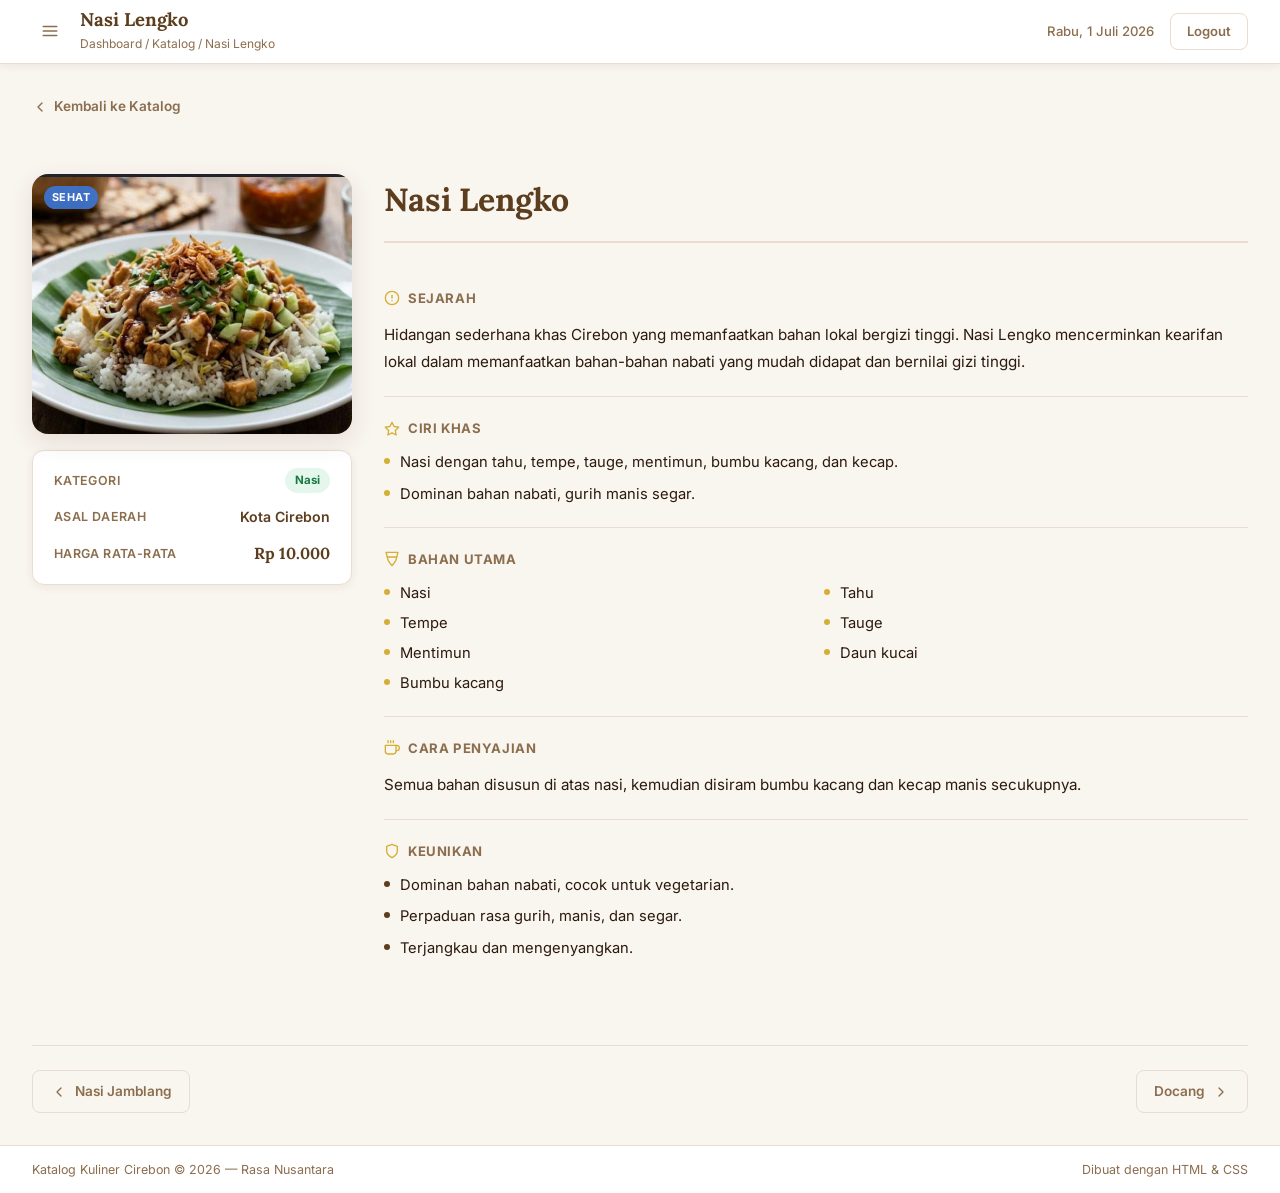
<file: detail-nasi-lengko.html>
<!DOCTYPE html>
<html lang="id">
<head>
    <meta charset="UTF-8">
    <meta name="viewport" content="width=device-width, initial-scale=1.0">
    <title>Nasi Lengko — Katalog Kuliner Cirebon</title>
    <link rel="preconnect" href="https://fonts.googleapis.com">
    <link rel="preconnect" href="https://fonts.gstatic.com" crossorigin>
    <link href="https://fonts.googleapis.com/css2?family=Lora:ital,wght@0,400;0,600;0,700;1,400&family=Inter:wght@400;500;600;700&display=swap" rel="stylesheet">
    <link rel="stylesheet" href="style.css">
    <link rel="stylesheet" href="dashboard.css">
</head>
<body class="app-body">


    <input type="checkbox" id="sidebar-toggle" class="sidebar-toggle-input">
    <div class="app-layout">
    <aside class="sidebar">
        <label for="sidebar-toggle" class="sidebar-close-btn"><svg width="18" height="18" viewBox="0 0 24 24" fill="none" stroke="currentColor" stroke-width="2" stroke-linecap="round" stroke-linejoin="round"><line x1="18" y1="6" x2="6" y2="18"/><line x1="6" y1="6" x2="18" y2="18"/></svg></label>
        <div class="sidebar-header">
            <img src="boled great.jpeg" alt="Logo" class="sidebar-logo-img">
            <div class="sidebar-brand">
                <span class="sidebar-brand-name">Rasa Nusantara</span>
                <span class="sidebar-brand-sub">Katalog Kuliner Cirebon</span>
            </div>
        </div>
        <div class="sidebar-profile">
            <div class="avatar">A</div>
            <div class="profile-info">
                <span class="profile-name">Hallo, Admin</span>
                <span class="profile-role">Kurator Budaya</span>
            </div>
        </div>
        <nav class="sidebar-nav">
            <a href="dashboard.html" class="nav-item  active">
                <span class="nav-icon"><svg width="16" height="16" viewBox="0 0 24 24" fill="none" stroke="currentColor" stroke-width="2" stroke-linecap="round" stroke-linejoin="round"><path d="M3 9l9-7 9 7v11a2 2 0 0 1-2 2H5a2 2 0 0 1-2-2z"/><polyline points="9 22 9 12 15 12 15 22"/></svg></span><span>Beranda</span>
            </a>
            <a href="data-master.html" class="nav-item">
                <span class="nav-icon"><svg width="16" height="16" viewBox="0 0 24 24" fill="none" stroke="currentColor" stroke-width="2" stroke-linecap="round" stroke-linejoin="round"><line x1="8" y1="6" x2="21" y2="6"/><line x1="8" y1="12" x2="21" y2="12"/><line x1="8" y1="18" x2="21" y2="18"/><line x1="3" y1="6" x2="3.01" y2="6"/><line x1="3" y1="12" x2="3.01" y2="12"/><line x1="3" y1="18" x2="3.01" y2="18"/></svg></span><span>Data Master Kuliner</span>
            </a>
            <a href="#" class="nav-item">
                <span class="nav-icon"><svg width="16" height="16" viewBox="0 0 24 24" fill="none" stroke="currentColor" stroke-width="2" stroke-linecap="round" stroke-linejoin="round"><polygon points="12 2 15.09 8.26 22 9.27 17 14.14 18.18 21.02 12 17.77 5.82 21.02 7 14.14 2 9.27 8.91 8.26 12 2"/></svg></span><span>Rekomendasi Kuliner</span>
            </a>
            <a href="#" class="nav-item">
                <span class="nav-icon"><svg width="16" height="16" viewBox="0 0 24 24" fill="none" stroke="currentColor" stroke-width="2" stroke-linecap="round" stroke-linejoin="round"><path d="M21 10c0 7-9 13-9 13s-9-6-9-13a9 9 0 0 1 18 0z"/><circle cx="12" cy="10" r="3"/></svg></span><span>Peta Lokasi Wisata</span>
            </a>
            <a href="#" class="nav-item">
                <span class="nav-icon"><svg width="16" height="16" viewBox="0 0 24 24" fill="none" stroke="currentColor" stroke-width="2" stroke-linecap="round" stroke-linejoin="round"><circle cx="12" cy="12" r="10"/><line x1="12" y1="8" x2="12" y2="12"/><line x1="12" y1="16" x2="12.01" y2="16"/></svg></span><span>Tentang Kami</span>
            </a>
        </nav>
        <div class="sidebar-footer">
            <a href="index.html" class="sidebar-logout"><svg width="14" height="14" viewBox="0 0 24 24" fill="none" stroke="currentColor" stroke-width="2" stroke-linecap="round" stroke-linejoin="round"><path d="M9 21H5a2 2 0 0 1-2-2V5a2 2 0 0 1 2-2h4"/><polyline points="16 17 21 12 16 7"/><line x1="21" y1="12" x2="9" y2="12"/></svg> Logout</a>
        </div>
    </aside>
    <label for="sidebar-toggle" class="sidebar-overlay"></label>

    <!-- MAIN -->
    <div class="main-area">
        <header class="topbar">
            <div class="topbar-left">
                <label for="sidebar-toggle" class="sidebar-open-btn"><svg width="18" height="18" viewBox="0 0 24 24" fill="none" stroke="currentColor" stroke-width="2" stroke-linecap="round" stroke-linejoin="round"><line x1="3" y1="6" x2="21" y2="6"/><line x1="3" y1="12" x2="21" y2="12"/><line x1="3" y1="18" x2="21" y2="18"/></svg></label>
                <div>
                    <h1 class="topbar-title">Nasi Lengko</h1>
                    <span class="topbar-breadcrumb">Dashboard / <a href="dashboard.html">Katalog</a> / Nasi Lengko</span>
                </div>
            </div>
            <div class="topbar-right">
                <span class="topbar-date">Rabu, 1 Juli 2026</span>
                <a href="index.html" class="btn-logout-top">Logout</a>
            </div>
        </header>

        <main class="content">

            <!-- Back Button -->
            <a href="dashboard.html" class="detail-back-link">
                <svg width="16" height="16" viewBox="0 0 24 24" fill="none" stroke="currentColor" stroke-width="2" stroke-linecap="round" stroke-linejoin="round"><polyline points="15 18 9 12 15 6"/></svg> Kembali ke Katalog
            </a>

            <!-- Detail Card -->
            <div class="detail-layout">

                <!-- Foto & Info Singkat -->
                <div class="detail-left">
                    <div class="detail-img-wrap">
                        <img src="assets/lengko.jpeg" alt="Nasi Lengko" class="detail-img">
                        <span class="product-badge product-badge--blue">Sehat</span>
                    </div>
                    <div class="detail-meta-card">
                        <div class="detail-meta-row">
                            <span class="detail-meta-label">Kategori</span>
                            <span class="badge badge-nasi">Nasi</span>
                        </div>
                        <div class="detail-meta-row">
                            <span class="detail-meta-label">Asal Daerah</span>
                            <span class="detail-meta-val">Kota Cirebon</span>
                        </div>
                        <div class="detail-meta-row">
                            <span class="detail-meta-label">Harga Rata-rata</span>
                            <span class="detail-meta-price">Rp 10.000</span>
                        </div>
                    </div>
                </div>

                <!-- Konten Detail -->
                <div class="detail-right">

                    <h2 class="detail-title">Nasi Lengko</h2>

                    <div class="detail-section">
                        <h3 class="detail-section-title">
                            <svg width="16" height="16" viewBox="0 0 24 24" fill="none" stroke="currentColor" stroke-width="2" stroke-linecap="round" stroke-linejoin="round"><circle cx="12" cy="12" r="10"/><line x1="12" y1="8" x2="12" y2="12"/><line x1="12" y1="16" x2="12.01" y2="16"/></svg>
                            Sejarah
                        </h3>
                        <p class="detail-text">Hidangan sederhana khas Cirebon yang memanfaatkan bahan lokal bergizi tinggi. Nasi Lengko mencerminkan kearifan lokal dalam memanfaatkan bahan-bahan nabati yang mudah didapat dan bernilai gizi tinggi.</p>
                    </div>

                    <div class="detail-section">
                        <h3 class="detail-section-title">
                            <svg width="16" height="16" viewBox="0 0 24 24" fill="none" stroke="currentColor" stroke-width="2" stroke-linecap="round" stroke-linejoin="round"><polygon points="12 2 15.09 8.26 22 9.27 17 14.14 18.18 21.02 12 17.77 5.82 21.02 7 14.14 2 9.27 8.91 8.26 12 2"/></svg>
                            Ciri Khas
                        </h3>
                        <ul class="detail-list"><li>Nasi dengan tahu, tempe, tauge, mentimun, bumbu kacang, dan kecap.</li><li>Dominan bahan nabati, gurih manis segar.</li></ul>
                    </div>

                    <div class="detail-section">
                        <h3 class="detail-section-title">
                            <svg width="16" height="16" viewBox="0 0 24 24" fill="none" stroke="currentColor" stroke-width="2" stroke-linecap="round" stroke-linejoin="round"><path d="M3 2h18l-2 7H5z"/><path d="M5 9c0 5.523 4.477 10 7 13 2.523-3 7-7.477 7-13"/></svg>
                            Bahan Utama
                        </h3>
                        <ul class="detail-list detail-list--bahan"><li>Nasi</li><li>Tahu</li><li>Tempe</li><li>Tauge</li><li>Mentimun</li><li>Daun kucai</li><li>Bumbu kacang</li></ul>
                    </div>

                    <div class="detail-section">
                        <h3 class="detail-section-title">
                            <svg width="16" height="16" viewBox="0 0 24 24" fill="none" stroke="currentColor" stroke-width="2" stroke-linecap="round" stroke-linejoin="round"><path d="M18 8h1a4 4 0 0 1 0 8h-1"/><path d="M2 8h16v9a4 4 0 0 1-4 4H6a4 4 0 0 1-4-4V8z"/><line x1="6" y1="1" x2="6" y2="4"/><line x1="10" y1="1" x2="10" y2="4"/><line x1="14" y1="1" x2="14" y2="4"/></svg>
                            Cara Penyajian
                        </h3>
                        <p class="detail-text">Semua bahan disusun di atas nasi, kemudian disiram bumbu kacang dan kecap manis secukupnya.</p>
                    </div>

                    <div class="detail-section">
                        <h3 class="detail-section-title">
                            <svg width="16" height="16" viewBox="0 0 24 24" fill="none" stroke="currentColor" stroke-width="2" stroke-linecap="round" stroke-linejoin="round"><path d="M12 22s8-4 8-10V5l-8-3-8 3v7c0 6 8 10 8 10z"/></svg>
                            Keunikan
                        </h3>
                        <ul class="detail-list detail-list--keunikan"><li>Dominan bahan nabati, cocok untuk vegetarian.</li><li>Perpaduan rasa gurih, manis, dan segar.</li><li>Terjangkau dan mengenyangkan.</li></ul>
                    </div>

                </div>
            </div>

            <!-- Navigasi Prev/Next -->
            <div class="detail-nav">
                <a href="detail-nasi-jamblang.html" class="detail-nav-btn"><svg width="16" height="16" viewBox="0 0 24 24" fill="none" stroke="currentColor" stroke-width="2" stroke-linecap="round" stroke-linejoin="round"><polyline points="15 18 9 12 15 6"/></svg> Nasi Jamblang</a>
                <a href="detail-docang.html" class="detail-nav-btn">Docang <svg width="16" height="16" viewBox="0 0 24 24" fill="none" stroke="currentColor" stroke-width="2" stroke-linecap="round" stroke-linejoin="round"><polyline points="9 18 15 12 9 6"/></svg></a>
            </div>

        </main>

        <footer class="app-footer">
            <span>Katalog Kuliner Cirebon &copy; 2026 &mdash; Rasa Nusantara</span>
            <span>Dibuat dengan HTML &amp; CSS</span>
        </footer>
    </div>
</div>

</body>
</html>
</file>
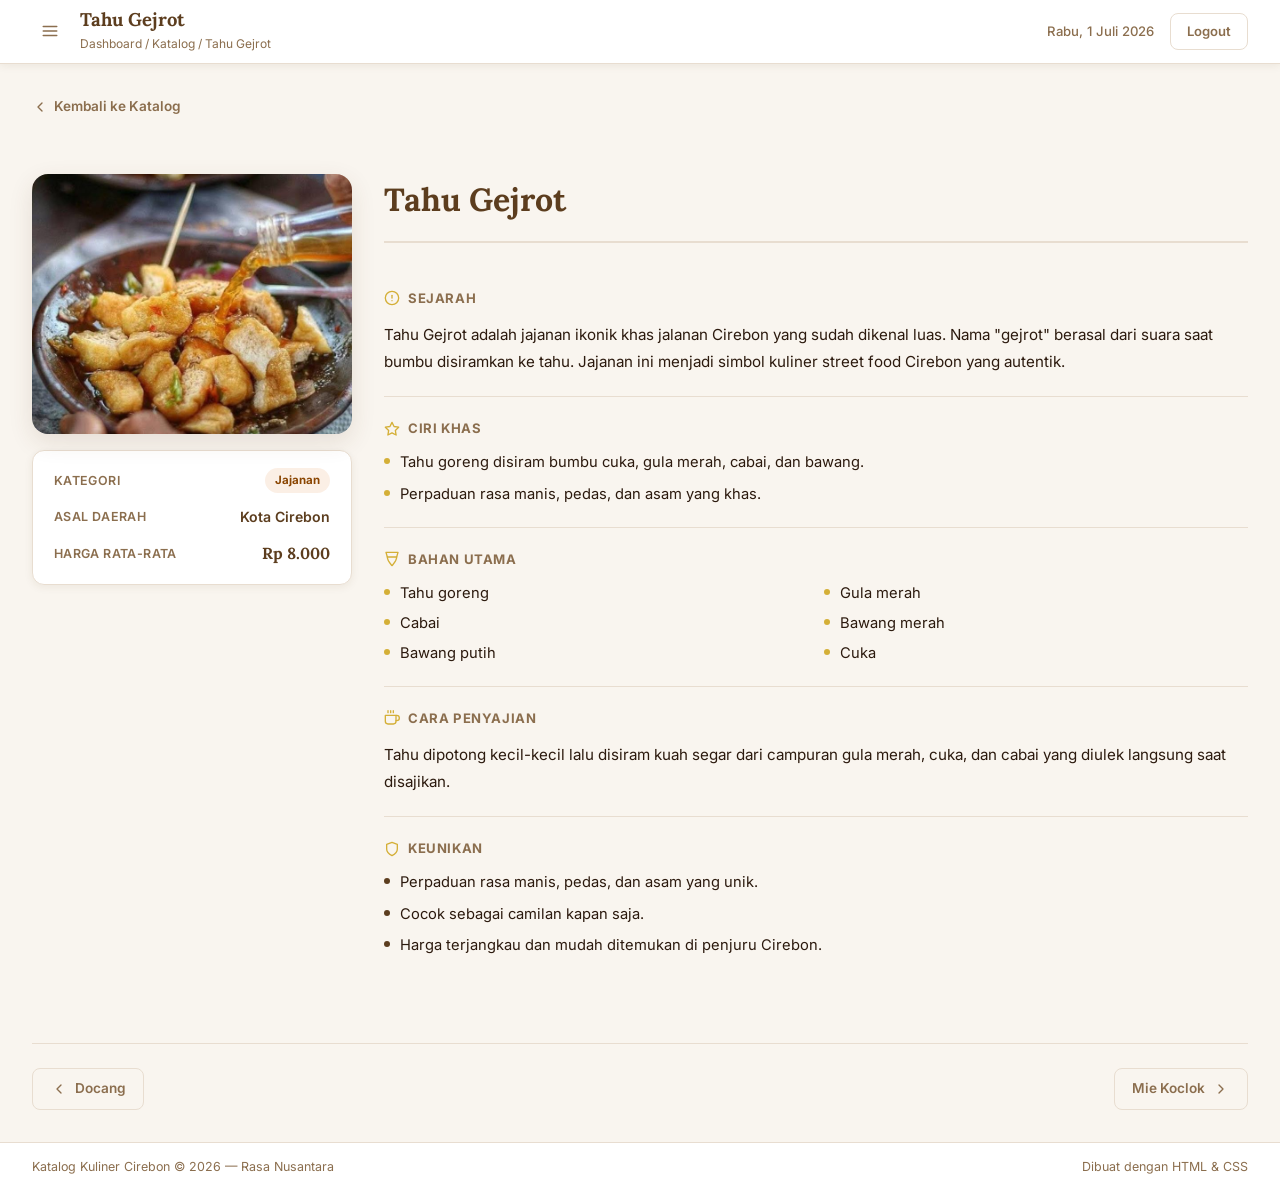
<file: detail-tahu-gejrot.html>
<!DOCTYPE html>
<html lang="id">
<head>
    <meta charset="UTF-8">
    <meta name="viewport" content="width=device-width, initial-scale=1.0">
    <title>Tahu Gejrot — Katalog Kuliner Cirebon</title>
    <link rel="preconnect" href="https://fonts.googleapis.com">
    <link rel="preconnect" href="https://fonts.gstatic.com" crossorigin>
    <link href="https://fonts.googleapis.com/css2?family=Lora:ital,wght@0,400;0,600;0,700;1,400&family=Inter:wght@400;500;600;700&display=swap" rel="stylesheet">
    <link rel="stylesheet" href="style.css">
    <link rel="stylesheet" href="dashboard.css">
</head>
<body class="app-body">


    <input type="checkbox" id="sidebar-toggle" class="sidebar-toggle-input">
    <div class="app-layout">
    <aside class="sidebar">
        <label for="sidebar-toggle" class="sidebar-close-btn"><svg width="18" height="18" viewBox="0 0 24 24" fill="none" stroke="currentColor" stroke-width="2" stroke-linecap="round" stroke-linejoin="round"><line x1="18" y1="6" x2="6" y2="18"/><line x1="6" y1="6" x2="18" y2="18"/></svg></label>
        <div class="sidebar-header">
            <img src="boled great.jpeg" alt="Logo" class="sidebar-logo-img">
            <div class="sidebar-brand">
                <span class="sidebar-brand-name">Rasa Nusantara</span>
                <span class="sidebar-brand-sub">Katalog Kuliner Cirebon</span>
            </div>
        </div>
        <div class="sidebar-profile">
            <div class="avatar">A</div>
            <div class="profile-info">
                <span class="profile-name">Hallo, Admin</span>
                <span class="profile-role">Kurator Budaya</span>
            </div>
        </div>
        <nav class="sidebar-nav">
            <a href="dashboard.html" class="nav-item  active">
                <span class="nav-icon"><svg width="16" height="16" viewBox="0 0 24 24" fill="none" stroke="currentColor" stroke-width="2" stroke-linecap="round" stroke-linejoin="round"><path d="M3 9l9-7 9 7v11a2 2 0 0 1-2 2H5a2 2 0 0 1-2-2z"/><polyline points="9 22 9 12 15 12 15 22"/></svg></span><span>Beranda</span>
            </a>
            <a href="data-master.html" class="nav-item">
                <span class="nav-icon"><svg width="16" height="16" viewBox="0 0 24 24" fill="none" stroke="currentColor" stroke-width="2" stroke-linecap="round" stroke-linejoin="round"><line x1="8" y1="6" x2="21" y2="6"/><line x1="8" y1="12" x2="21" y2="12"/><line x1="8" y1="18" x2="21" y2="18"/><line x1="3" y1="6" x2="3.01" y2="6"/><line x1="3" y1="12" x2="3.01" y2="12"/><line x1="3" y1="18" x2="3.01" y2="18"/></svg></span><span>Data Master Kuliner</span>
            </a>
            <a href="#" class="nav-item">
                <span class="nav-icon"><svg width="16" height="16" viewBox="0 0 24 24" fill="none" stroke="currentColor" stroke-width="2" stroke-linecap="round" stroke-linejoin="round"><polygon points="12 2 15.09 8.26 22 9.27 17 14.14 18.18 21.02 12 17.77 5.82 21.02 7 14.14 2 9.27 8.91 8.26 12 2"/></svg></span><span>Rekomendasi Kuliner</span>
            </a>
            <a href="#" class="nav-item">
                <span class="nav-icon"><svg width="16" height="16" viewBox="0 0 24 24" fill="none" stroke="currentColor" stroke-width="2" stroke-linecap="round" stroke-linejoin="round"><path d="M21 10c0 7-9 13-9 13s-9-6-9-13a9 9 0 0 1 18 0z"/><circle cx="12" cy="10" r="3"/></svg></span><span>Peta Lokasi Wisata</span>
            </a>
            <a href="#" class="nav-item">
                <span class="nav-icon"><svg width="16" height="16" viewBox="0 0 24 24" fill="none" stroke="currentColor" stroke-width="2" stroke-linecap="round" stroke-linejoin="round"><circle cx="12" cy="12" r="10"/><line x1="12" y1="8" x2="12" y2="12"/><line x1="12" y1="16" x2="12.01" y2="16"/></svg></span><span>Tentang Kami</span>
            </a>
        </nav>
        <div class="sidebar-footer">
            <a href="index.html" class="sidebar-logout"><svg width="14" height="14" viewBox="0 0 24 24" fill="none" stroke="currentColor" stroke-width="2" stroke-linecap="round" stroke-linejoin="round"><path d="M9 21H5a2 2 0 0 1-2-2V5a2 2 0 0 1 2-2h4"/><polyline points="16 17 21 12 16 7"/><line x1="21" y1="12" x2="9" y2="12"/></svg> Logout</a>
        </div>
    </aside>
    <label for="sidebar-toggle" class="sidebar-overlay"></label>

    <!-- MAIN -->
    <div class="main-area">
        <header class="topbar">
            <div class="topbar-left">
                <label for="sidebar-toggle" class="sidebar-open-btn"><svg width="18" height="18" viewBox="0 0 24 24" fill="none" stroke="currentColor" stroke-width="2" stroke-linecap="round" stroke-linejoin="round"><line x1="3" y1="6" x2="21" y2="6"/><line x1="3" y1="12" x2="21" y2="12"/><line x1="3" y1="18" x2="21" y2="18"/></svg></label>
                <div>
                    <h1 class="topbar-title">Tahu Gejrot</h1>
                    <span class="topbar-breadcrumb">Dashboard / <a href="dashboard.html">Katalog</a> / Tahu Gejrot</span>
                </div>
            </div>
            <div class="topbar-right">
                <span class="topbar-date">Rabu, 1 Juli 2026</span>
                <a href="index.html" class="btn-logout-top">Logout</a>
            </div>
        </header>

        <main class="content">

            <!-- Back Button -->
            <a href="dashboard.html" class="detail-back-link">
                <svg width="16" height="16" viewBox="0 0 24 24" fill="none" stroke="currentColor" stroke-width="2" stroke-linecap="round" stroke-linejoin="round"><polyline points="15 18 9 12 15 6"/></svg> Kembali ke Katalog
            </a>

            <!-- Detail Card -->
            <div class="detail-layout">

                <!-- Foto & Info Singkat -->
                <div class="detail-left">
                    <div class="detail-img-wrap">
                        <img src="assets/tahu-gejrot.jpeg" alt="Tahu Gejrot" class="detail-img">
                        
                    </div>
                    <div class="detail-meta-card">
                        <div class="detail-meta-row">
                            <span class="detail-meta-label">Kategori</span>
                            <span class="badge badge-jajanan">Jajanan</span>
                        </div>
                        <div class="detail-meta-row">
                            <span class="detail-meta-label">Asal Daerah</span>
                            <span class="detail-meta-val">Kota Cirebon</span>
                        </div>
                        <div class="detail-meta-row">
                            <span class="detail-meta-label">Harga Rata-rata</span>
                            <span class="detail-meta-price">Rp 8.000</span>
                        </div>
                    </div>
                </div>

                <!-- Konten Detail -->
                <div class="detail-right">

                    <h2 class="detail-title">Tahu Gejrot</h2>

                    <div class="detail-section">
                        <h3 class="detail-section-title">
                            <svg width="16" height="16" viewBox="0 0 24 24" fill="none" stroke="currentColor" stroke-width="2" stroke-linecap="round" stroke-linejoin="round"><circle cx="12" cy="12" r="10"/><line x1="12" y1="8" x2="12" y2="12"/><line x1="12" y1="16" x2="12.01" y2="16"/></svg>
                            Sejarah
                        </h3>
                        <p class="detail-text">Tahu Gejrot adalah jajanan ikonik khas jalanan Cirebon yang sudah dikenal luas. Nama "gejrot" berasal dari suara saat bumbu disiramkan ke tahu. Jajanan ini menjadi simbol kuliner street food Cirebon yang autentik.</p>
                    </div>

                    <div class="detail-section">
                        <h3 class="detail-section-title">
                            <svg width="16" height="16" viewBox="0 0 24 24" fill="none" stroke="currentColor" stroke-width="2" stroke-linecap="round" stroke-linejoin="round"><polygon points="12 2 15.09 8.26 22 9.27 17 14.14 18.18 21.02 12 17.77 5.82 21.02 7 14.14 2 9.27 8.91 8.26 12 2"/></svg>
                            Ciri Khas
                        </h3>
                        <ul class="detail-list"><li>Tahu goreng disiram bumbu cuka, gula merah, cabai, dan bawang.</li><li>Perpaduan rasa manis, pedas, dan asam yang khas.</li></ul>
                    </div>

                    <div class="detail-section">
                        <h3 class="detail-section-title">
                            <svg width="16" height="16" viewBox="0 0 24 24" fill="none" stroke="currentColor" stroke-width="2" stroke-linecap="round" stroke-linejoin="round"><path d="M3 2h18l-2 7H5z"/><path d="M5 9c0 5.523 4.477 10 7 13 2.523-3 7-7.477 7-13"/></svg>
                            Bahan Utama
                        </h3>
                        <ul class="detail-list detail-list--bahan"><li>Tahu goreng</li><li>Gula merah</li><li>Cabai</li><li>Bawang merah</li><li>Bawang putih</li><li>Cuka</li></ul>
                    </div>

                    <div class="detail-section">
                        <h3 class="detail-section-title">
                            <svg width="16" height="16" viewBox="0 0 24 24" fill="none" stroke="currentColor" stroke-width="2" stroke-linecap="round" stroke-linejoin="round"><path d="M18 8h1a4 4 0 0 1 0 8h-1"/><path d="M2 8h16v9a4 4 0 0 1-4 4H6a4 4 0 0 1-4-4V8z"/><line x1="6" y1="1" x2="6" y2="4"/><line x1="10" y1="1" x2="10" y2="4"/><line x1="14" y1="1" x2="14" y2="4"/></svg>
                            Cara Penyajian
                        </h3>
                        <p class="detail-text">Tahu dipotong kecil-kecil lalu disiram kuah segar dari campuran gula merah, cuka, dan cabai yang diulek langsung saat disajikan.</p>
                    </div>

                    <div class="detail-section">
                        <h3 class="detail-section-title">
                            <svg width="16" height="16" viewBox="0 0 24 24" fill="none" stroke="currentColor" stroke-width="2" stroke-linecap="round" stroke-linejoin="round"><path d="M12 22s8-4 8-10V5l-8-3-8 3v7c0 6 8 10 8 10z"/></svg>
                            Keunikan
                        </h3>
                        <ul class="detail-list detail-list--keunikan"><li>Perpaduan rasa manis, pedas, dan asam yang unik.</li><li>Cocok sebagai camilan kapan saja.</li><li>Harga terjangkau dan mudah ditemukan di penjuru Cirebon.</li></ul>
                    </div>

                </div>
            </div>

            <!-- Navigasi Prev/Next -->
            <div class="detail-nav">
                <a href="detail-docang.html" class="detail-nav-btn"><svg width="16" height="16" viewBox="0 0 24 24" fill="none" stroke="currentColor" stroke-width="2" stroke-linecap="round" stroke-linejoin="round"><polyline points="15 18 9 12 15 6"/></svg> Docang</a>
                <a href="detail-mie-koclok.html" class="detail-nav-btn">Mie Koclok <svg width="16" height="16" viewBox="0 0 24 24" fill="none" stroke="currentColor" stroke-width="2" stroke-linecap="round" stroke-linejoin="round"><polyline points="9 18 15 12 9 6"/></svg></a>
            </div>

        </main>

        <footer class="app-footer">
            <span>Katalog Kuliner Cirebon &copy; 2026 &mdash; Rasa Nusantara</span>
            <span>Dibuat dengan HTML &amp; CSS</span>
        </footer>
    </div>
</div>

</body>
</html>
</file>
<file: style.css>
/* ============================================
   STYLE.CSS — Shared Tokens + Login Page
   Katalog Kuliner Cirebon
   ============================================ */

/* ---------- CSS Variables ---------- */
:root {
    --primary:        #5c3d1e;
    --primary-hover:  #7a5230;
    --accent:         #d4af37;
    --white:          #ffffff;
    --off-white:      #FFFDF9;
    --bg:             #f9f5ef;
    --text:           #2c1a0e;
    --text-muted:     #8b6e4e;
    --border-light:   #e8ddd0;
    --input-bg:       #fdf8f2;
    --shadow-sm:      0 2px 8px rgba(92, 61, 30, 0.08);
    --shadow-md:      0 8px 24px rgba(92, 61, 30, 0.12);
    --radius-sm:      8px;
    --radius-md:      12px;
    --radius-lg:      16px;
}

/* ---------- Reset ---------- */
*, *::before, *::after {
    box-sizing: border-box;
    margin: 0;
    padding: 0;
}

html { scroll-behavior: smooth; }

body {
    font-family: 'Inter', sans-serif;
    font-size: 1rem;
    color: var(--text);
    line-height: 1.6;
    -webkit-font-smoothing: antialiased;
}

img    { display: block; max-width: 100%; }
a      { text-decoration: none; color: inherit; }
button { cursor: pointer; font-family: inherit; }

/* ============================================
   LOGIN PAGE
   ============================================ */

.login-body {
    background: var(--bg);
    min-height: 100vh;
    display: flex;
    align-items: stretch;
}

.login-container {
    display: grid;
    grid-template-columns: 1fr 1fr;
    width: 100%;
    min-height: 100vh;
}

/* ---- Sisi Kiri ---- */
.login-left {
    background:
        linear-gradient(160deg, rgba(30, 15, 5, 0.72) 0%, rgba(20, 8, 2, 0.82) 100%),
        url('assets/megamendung.png');
    background-size: cover, cover;
    background-position: center, center;
    background-repeat: no-repeat, no-repeat;
    display: flex;
    align-items: center;
    justify-content: center;
    padding: 4rem;
    border-right: 2px solid var(--accent);
    position: relative;
    overflow: hidden;
}

/* dekorasi lingkaran latar */
.login-left::before {
    content: '';
    position: absolute;
    width: 400px;
    height: 400px;
    border-radius: 50%;
    border: 1px solid rgba(212, 175, 55, 0.12);
    top: -100px;
    right: -80px;
    pointer-events: none;
}

.login-left::after {
    content: '';
    position: absolute;
    width: 240px;
    height: 240px;
    border-radius: 50%;
    border: 1px solid rgba(212, 175, 55, 0.08);
    bottom: -60px;
    left: -40px;
    pointer-events: none;
}

.welcome-content {
    color: var(--off-white);
    max-width: 460px;
    position: relative;
    z-index: 1;
}

/* Logo — horizontal inline */
.login-logo-wrap {
    display: flex;
    align-items: center;
    gap: 1rem;
    margin-bottom: 2.2rem;
}

.login-logo-img {
    width: 56px;
    height: 56px;
    border-radius: 50%;
    object-fit: cover;
    border: 2px solid var(--accent);
    flex-shrink: 0;
}

.login-logo-text {
    display: flex;
    flex-direction: column;
    gap: 2px;
}

.login-brand-main {
    font-family: 'Lora', serif;
    font-size: 1.05rem;
    font-weight: 700;
    color: var(--accent);
    line-height: 1.2;
}

.login-brand-sub {
    font-size: 0.78rem;
    color: rgba(255, 253, 249, 0.55);
    line-height: 1.2;
}

/* Heading */
.login-heading {
    font-family: 'Lora', serif;
    font-size: 2.8rem;
    font-weight: 700;
    line-height: 1.15;
    margin-bottom: 1rem;
    color: var(--off-white);
    text-shadow: 2px 4px 10px rgba(0, 0, 0, 0.3);
}

.login-heading span {
    display: block;
    font-style: italic;
    font-weight: 400;
    color: var(--accent);
}

.subtitle {
    font-size: 1rem;
    line-height: 1.75;
    color: rgba(255, 253, 249, 0.82);
    margin-bottom: 2.2rem;
}

.feature-list {
    display: flex;
    flex-direction: column;
    gap: 1rem;
    border-top: 1px solid rgba(212, 175, 55, 0.25);
    padding-top: 1.8rem;
}

.feature-item {
    display: flex;
    align-items: center;
    gap: 0.85rem;
    font-size: 0.92rem;
    color: rgba(255, 253, 249, 0.88);
    font-weight: 500;
}

.feature-item::before {
    content: '';
    width: 6px;
    height: 6px;
    border-radius: 50%;
    background: var(--accent);
    flex-shrink: 0;
}

/* ---- Sisi Kanan ---- */
.login-right {
    background: var(--white);
    display: flex;
    align-items: center;
    justify-content: center;
    padding: 3rem 4rem;
}

.login-box {
    width: 100%;
    max-width: 400px;
}

.logo-section {
    margin-bottom: 2.2rem;
}

.logo-section h2 {
    font-family: 'Lora', serif;
    font-size: 2rem;
    font-weight: 700;
    color: var(--primary);
    margin-bottom: 0.4rem;
}

.logo-section p {
    font-size: 0.92rem;
    color: var(--text-muted);
}

/* Form */
.login-form {
    display: flex;
    flex-direction: column;
    gap: 1.3rem;
}

.form-group {
    display: flex;
    flex-direction: column;
    gap: 0.5rem;
}

.form-group label {
    font-size: 0.8rem;
    font-weight: 600;
    color: var(--text);
    text-transform: uppercase;
    letter-spacing: 0.6px;
}

.input-wrapper input {
    width: 100%;
    padding: 0.85rem 1rem;
    border: 1.5px solid var(--border-light);
    border-radius: var(--radius-sm);
    font-family: 'Inter', sans-serif;
    font-size: 0.97rem;
    background: var(--input-bg);
    color: var(--text);
    transition: border-color 0.2s, box-shadow 0.2s;
    outline: none;
}

.input-wrapper input:focus {
    border-color: var(--accent);
    background: var(--white);
    box-shadow: 0 0 0 3px rgba(212, 175, 55, 0.12);
}

.btn-login {
    width: 100%;
    padding: 0.95rem 1rem;
    background: linear-gradient(135deg, var(--primary) 0%, var(--primary-hover) 100%);
    color: #fff;
    border: none;
    border-radius: var(--radius-sm);
    font-family: 'Inter', sans-serif;
    font-size: 0.97rem;
    font-weight: 600;
    letter-spacing: 0.2px;
    transition: opacity 0.2s, transform 0.15s;
    margin-top: 0.2rem;
}

.btn-login:hover  { opacity: 0.9; transform: translateY(-1px); }
.btn-login:active { transform: translateY(0); }

/* Footer info */
.login-footer {
    margin-top: 1.8rem;
    text-align: center;
}

.login-footer p {
    font-size: 0.75rem;
    color: var(--text-muted);
    text-transform: uppercase;
    letter-spacing: 0.8px;
    margin-bottom: 0.5rem;
}

.demo-info {
    font-size: 0.85rem;
    color: var(--primary);
    background: var(--input-bg);
    padding: 10px 13px;
    border-radius: var(--radius-sm);
    border: 1px solid var(--border-light);
    border-left: 3px solid var(--accent);
    text-align: left;
    line-height: 1.6;
}

/* ============================================
   RESPONSIVE — LOGIN
   ============================================ */
@media (max-width: 860px) {
    .login-container {
        grid-template-columns: 1fr;
    }

    .login-left {
        padding: 3rem 2rem;
        min-height: 340px;
        border-right: none;
        border-bottom: 2px solid var(--accent);
    }

    .login-heading {
        font-size: 2.2rem;
    }

    .login-right {
        padding: 2.5rem 1.5rem;
    }
}

@media (max-width: 480px) {
    .login-left {
        padding: 2.5rem 1.2rem;
        min-height: 280px;
    }

    .login-heading {
        font-size: 1.9rem;
    }

    .login-right {
        padding: 2rem 1.2rem;
    }

    .logo-section h2 {
        font-size: 1.6rem;
    }
}
</file>
<file: dashboard.css>
/* ============================================
   DASHBOARD.CSS — App Layout, Sidebar, Topbar,
   Content, Cards, Table, Badges
   Katalog Kuliner Cirebon
   ============================================ */

/* ---------- App Body ---------- */
.app-body {
    background: var(--bg);
    min-height: 100vh;
    margin: 0;
    padding: 0;
}

/* ---------- App Layout (sidebar + main) ---------- */
.app-layout {
    display: flex;
    min-height: 100vh;
}

/* ============================================
   SIDEBAR
   ============================================ */
.sidebar {
    /* Semua property sidebar ada di section SIDEBAR COLLAPSIBLE di bawah */
    background: linear-gradient(180deg, var(--primary) 0%, #3a2410 100%);
    display: flex;
    flex-direction: column;
}

/* Header */
.sidebar-header {
    display: flex;
    align-items: center;
    gap: 0.85rem;
    padding: 1.5rem 1.4rem 1.2rem;
    border-bottom: 1px solid rgba(212,175,55,0.2);
}

.sidebar-logo-img {
    width: 42px;
    height: 42px;
    border-radius: 50%;
    object-fit: cover;
    border: 2px solid var(--accent);
    flex-shrink: 0;
}

.sidebar-brand {
    display: flex;
    flex-direction: column;
    gap: 2px;
}

.sidebar-brand-name {
    font-family: 'Lora', serif;
    font-size: 0.95rem;
    font-weight: 700;
    color: var(--accent);
    line-height: 1.2;
}

.sidebar-brand-sub {
    font-size: 0.72rem;
    color: rgba(255,253,249,0.6);
    line-height: 1.2;
}

/* Profile */
.sidebar-profile {
    display: flex;
    align-items: center;
    gap: 0.8rem;
    padding: 1rem 1.4rem;
    background: rgba(0,0,0,0.15);
    margin: 0.8rem 0.8rem 0;
    border-radius: var(--radius-sm);
    border: 1px solid rgba(212,175,55,0.15);
}

.avatar {
    width: 36px;
    height: 36px;
    border-radius: 50%;
    background: var(--accent);
    color: var(--primary);
    font-weight: 700;
    font-size: 0.95rem;
    display: flex;
    align-items: center;
    justify-content: center;
    flex-shrink: 0;
}

.profile-info {
    display: flex;
    flex-direction: column;
    gap: 2px;
}

.profile-name {
    font-size: 0.85rem;
    font-weight: 600;
    color: var(--off-white);
    line-height: 1.2;
}

.profile-role {
    font-size: 0.72rem;
    color: rgba(255,253,249,0.55);
}

/* Nav */
.sidebar-nav {
    display: flex;
    flex-direction: column;
    gap: 2px;
    padding: 1rem 0.8rem;
    flex: 1;
}

.nav-item {
    display: flex;
    align-items: center;
    gap: 0.75rem;
    padding: 0.7rem 1rem;
    border-radius: var(--radius-sm);
    font-size: 0.9rem;
    font-weight: 500;
    color: rgba(255,253,249,0.7);
    transition: background 0.15s, color 0.15s;
    text-decoration: none;
}

.nav-item:hover {
    background: rgba(212,175,55,0.12);
    color: var(--off-white);
}

.nav-item.active {
    background: rgba(212,175,55,0.18);
    color: var(--accent);
    border-left: 3px solid var(--accent);
    padding-left: calc(1rem - 3px);
}

.nav-icon {
    font-size: 1rem;
    width: 20px;
    text-align: center;
    flex-shrink: 0;
}

/* Footer / Logout */
.sidebar-footer {
    padding: 1rem 0.8rem 1.4rem;
    border-top: 1px solid rgba(212,175,55,0.15);
}

.sidebar-logout {
    display: flex;
    align-items: center;
    gap: 0.6rem;
    padding: 0.65rem 1rem;
    border-radius: var(--radius-sm);
    font-size: 0.87rem;
    font-weight: 500;
    color: rgba(255,253,249,0.55);
    transition: background 0.15s, color 0.15s;
    text-decoration: none;
}

.sidebar-logout:hover {
    background: rgba(255,80,80,0.12);
    color: #ff8080;
}

/* ============================================
   MAIN AREA
   ============================================ */
/* .main-area diatur di section SIDEBAR COLLAPSIBLE di bawah */

/* ---------- Topbar ---------- */
.topbar {
    background: var(--white);
    border-bottom: 1px solid var(--border-light);
    padding: 0 2rem;
    height: 64px;
    display: flex;
    align-items: center;
    justify-content: space-between;
    position: sticky;
    top: 0;
    z-index: 50;
    box-shadow: var(--shadow-sm);
}

.topbar-left {
    display: flex;
    flex-direction: row;
    align-items: center;
    gap: 0.75rem;
}

.topbar-title {
    font-family: 'Lora', serif;
    font-size: 1.15rem;
    font-weight: 700;
    color: var(--primary);
    line-height: 1.2;
}

.topbar-breadcrumb {
    font-size: 0.75rem;
    color: var(--text-muted);
}

.topbar-right {
    display: flex;
    align-items: center;
    gap: 1rem;
}

.topbar-date {
    font-size: 0.82rem;
    color: var(--text-muted);
    font-weight: 500;
}

.btn-logout-top {
    padding: 0.45rem 1rem;
    background: transparent;
    border: 1.5px solid var(--border-light);
    border-radius: var(--radius-sm);
    font-size: 0.82rem;
    font-weight: 600;
    color: var(--text-muted);
    transition: border-color 0.15s, color 0.15s, background 0.15s;
    text-decoration: none;
}

.btn-logout-top:hover {
    border-color: #e06060;
    color: #c04040;
    background: rgba(220,60,60,0.05);
}

/* ---------- Content Area ---------- */
.content {
    padding: 2rem;
    display: flex;
    flex-direction: column;
    gap: 2rem;
    flex: 1;
}

/* ============================================
   STATS GRID (dashboard)
   ============================================ */
.stats-grid {
    display: grid;
    grid-template-columns: repeat(4, 1fr);
    gap: 1.2rem;
}

.stat-card {
    background: var(--white);
    border: 1px solid var(--border-light);
    border-radius: var(--radius-md);
    padding: 1.4rem 1.5rem;
    display: flex;
    align-items: center;
    gap: 1.1rem;
    box-shadow: var(--shadow-sm);
    transition: box-shadow 0.2s;
}

.stat-card:hover {
    box-shadow: var(--shadow-md);
}

.stat-icon {
    font-size: 1.8rem;
    width: 52px;
    height: 52px;
    border-radius: var(--radius-sm);
    display: flex;
    align-items: center;
    justify-content: center;
    flex-shrink: 0;
}

.stat-icon--gold  { background: rgba(212,175,55,0.12); }
.stat-icon--green { background: rgba(40,180,100,0.1); }
.stat-icon--blue  { background: rgba(60,120,220,0.1); }
.stat-icon--red   { background: rgba(220,60,60,0.1); }

.stat-body {
    display: flex;
    flex-direction: column;
    gap: 2px;
}

.stat-label {
    font-size: 0.78rem;
    font-weight: 600;
    color: var(--text-muted);
    text-transform: uppercase;
    letter-spacing: 0.5px;
}

.stat-value {
    font-family: 'Lora', serif;
    font-size: 1.8rem;
    font-weight: 700;
    color: var(--primary);
    line-height: 1;
}

.stat-note {
    font-size: 0.76rem;
    color: var(--text-muted);
}

/* ============================================
   WELCOME BANNER (dashboard)
   ============================================ */
.welcome-banner {
    background: linear-gradient(135deg, var(--primary) 0%, #7a5230 100%);
    border-radius: var(--radius-lg);
    padding: 2.2rem 2.5rem;
    display: flex;
    align-items: center;
    justify-content: space-between;
    gap: 2rem;
    overflow: hidden;
    position: relative;
}

.welcome-banner::before {
    content: '';
    position: absolute;
    top: -40px;
    right: 120px;
    width: 220px;
    height: 220px;
    background: rgba(212,175,55,0.08);
    border-radius: 50%;
    pointer-events: none;
}

.welcome-banner-text {
    position: relative;
    z-index: 1;
}

.welcome-banner-text h2 {
    font-family: 'Lora', serif;
    font-size: 1.5rem;
    font-weight: 700;
    color: var(--off-white);
    margin-bottom: 0.6rem;
}

.welcome-banner-text p {
    font-size: 0.92rem;
    color: rgba(255,253,249,0.8);
    line-height: 1.7;
    max-width: 500px;
    margin-bottom: 1.4rem;
}

.btn-primary {
    display: inline-block;
    padding: 0.65rem 1.4rem;
    background: var(--accent);
    color: var(--primary);
    border-radius: var(--radius-sm);
    font-size: 0.9rem;
    font-weight: 700;
    text-decoration: none;
    transition: opacity 0.2s, transform 0.15s;
}

.btn-primary:hover {
    opacity: 0.9;
    transform: translateY(-1px);
}

.welcome-banner-img {
    flex-shrink: 0;
    z-index: 1;
}

.welcome-banner-img img {
    width: 100px;
    height: 100px;
    border-radius: 50%;
    object-fit: cover;
    border: 3px solid var(--accent);
    box-shadow: 0 8px 24px rgba(0,0,0,0.3);
}

/* ============================================
   SECTION (dashboard katalog)
   ============================================ */
.section-header {
    display: flex;
    align-items: center;
    justify-content: space-between;
    margin-bottom: 1.2rem;
}

.section-title {
    font-family: 'Lora', serif;
    font-size: 1.2rem;
    font-weight: 700;
    color: var(--primary);
}

.section-link {
    font-size: 0.85rem;
    font-weight: 600;
    color: var(--accent);
    text-decoration: none;
    transition: color 0.15s;
}

/* ============================================
   INFO STRIP (di bawah stat cards)
   ============================================ */
.info-strip {
    display: flex;
    align-items: center;
    gap: 0;
    background: var(--white);
    border: 1px solid var(--border-light);
    border-radius: var(--radius-md);
    padding: 1rem 1.5rem;
    box-shadow: var(--shadow-sm);
    flex-wrap: wrap;
}

.info-strip-item {
    display: flex;
    flex-direction: column;
    gap: 3px;
    padding: 0 1.5rem;
    flex: 1;
    min-width: 140px;
}

.info-strip-item:first-child { padding-left: 0; }
.info-strip-item:last-child  { padding-right: 0; }

.info-strip-label {
    font-size: 0.72rem;
    color: var(--text-muted);
    text-transform: uppercase;
    letter-spacing: 0.5px;
    font-weight: 600;
}

.info-strip-value {
    font-size: 0.9rem;
    font-weight: 600;
    color: var(--primary);
}

.info-strip-badge {
    display: inline-block;
    background: rgba(40,180,100,0.1);
    color: #1a7a45;
    padding: 2px 8px;
    border-radius: 20px;
    font-size: 0.78rem;
    font-weight: 700;
    width: fit-content;
}

.info-strip-divider {
    width: 1px;
    height: 36px;
    background: var(--border-light);
    flex-shrink: 0;
}

/* ============================================
   PRODUCT GRID (dashboard katalog)
   ============================================ */
.product-grid {
    display: grid;
    grid-template-columns: repeat(3, 1fr);
    gap: 1.2rem;
}

.product-card {
    background: var(--white);
    border: 1px solid var(--border-light);
    border-radius: var(--radius-md);
    overflow: hidden;
    position: relative;
    transition: box-shadow 0.2s, transform 0.15s;
    box-shadow: var(--shadow-sm);
}

.product-card:hover {
    box-shadow: var(--shadow-md);
    transform: translateY(-2px);
}

/* foto di atas card */
.product-card-top {
    position: relative;
    height: 160px;
    overflow: hidden;
    background: var(--bg);
}

.product-card-img {
    width: 100%;
    height: 100%;
    object-fit: cover;
    display: block;
    filter: brightness(0.9);
}

.product-card-body {
    padding: 1.1rem 1.2rem 1.2rem;
}

.product-badge {
    position: absolute;
    top: 10px;
    left: 10px;
    font-size: 0.68rem;
    font-weight: 700;
    padding: 3px 8px;
    border-radius: 20px;
    background: rgba(212,175,55,0.92);
    color: var(--primary);
    text-transform: uppercase;
    letter-spacing: 0.4px;
    backdrop-filter: blur(4px);
}

.product-badge--green { background: rgba(40,180,100,0.88); color: #fff; }
.product-badge--blue  { background: rgba(60,120,220,0.88); color: #fff; }

.product-card h4 {
    font-family: 'Lora', serif;
    font-size: 1rem;
    font-weight: 700;
    color: var(--primary);
    margin-bottom: 0.45rem;
}

.product-card p {
    font-size: 0.83rem;
    color: var(--text-muted);
    line-height: 1.65;
    margin-bottom: 0.9rem;
}

.product-meta {
    display: flex;
    gap: 0.4rem;
    flex-wrap: wrap;
    margin-bottom: 0.9rem;
}

.tag {
    font-size: 0.7rem;
    padding: 3px 8px;
    border-radius: 20px;
    background: var(--input-bg);
    color: var(--text-muted);
    border: 1px solid var(--border-light);
    font-weight: 500;
}

/* footer card: lokasi + harga */
.product-footer {
    display: flex;
    align-items: center;
    justify-content: space-between;
    padding-top: 0.75rem;
    border-top: 1px solid var(--border-light);
}

.product-origin {
    font-size: 0.76rem;
    color: var(--text-muted);
    font-weight: 500;
}

.product-price {
    font-size: 0.85rem;
    font-weight: 700;
    color: var(--primary);
}

/* Link "Lihat detail" di product card */
.product-detail-link {
    font-size: 0.78rem;
    font-weight: 600;
    color: var(--accent);
    text-decoration: none;
    display: inline-flex;
    align-items: center;
    gap: 3px;
    transition: color 0.15s;
}

.product-detail-link:hover {
    color: var(--primary);
}

.product-detail-link::after {
    content: '→';
    font-size: 0.8rem;
}

/* ============================================
   HALAMAN DETAIL MAKANAN
   ============================================ */

.detail-back-link {
    display: inline-flex;
    align-items: center;
    gap: 6px;
    font-size: 0.85rem;
    font-weight: 600;
    color: var(--text-muted);
    text-decoration: none;
    margin-bottom: 1.5rem;
    transition: color 0.15s;
}

.detail-back-link:hover { color: var(--primary); }

.detail-layout {
    display: grid;
    grid-template-columns: 320px 1fr;
    gap: 2rem;
    align-items: start;
}

/* Kolom kiri detail */
.detail-left {
    display: flex;
    flex-direction: column;
    gap: 1rem;
    position: sticky;
    top: 80px;
}

.detail-img-wrap {
    position: relative;
    border-radius: var(--radius-lg);
    overflow: hidden;
    box-shadow: var(--shadow-md);
}

.detail-img {
    width: 100%;
    height: 260px;
    object-fit: cover;
    display: block;
}

.detail-img-wrap .product-badge {
    position: absolute;
    top: 12px;
    left: 12px;
}

.detail-meta-card {
    background: var(--white);
    border: 1px solid var(--border-light);
    border-radius: var(--radius-md);
    padding: 1.1rem 1.3rem;
    display: flex;
    flex-direction: column;
    gap: 0.8rem;
    box-shadow: var(--shadow-sm);
}

.detail-meta-row {
    display: flex;
    align-items: center;
    justify-content: space-between;
    gap: 1rem;
}

.detail-meta-label {
    font-size: 0.78rem;
    font-weight: 600;
    color: var(--text-muted);
    text-transform: uppercase;
    letter-spacing: 0.4px;
}

.detail-meta-val {
    font-size: 0.88rem;
    font-weight: 600;
    color: var(--primary);
}

.detail-meta-price {
    font-size: 1rem;
    font-weight: 700;
    color: var(--primary);
    font-family: 'Lora', serif;
}

/* Kolom kanan detail */
.detail-right {
    display: flex;
    flex-direction: column;
    gap: 0;
}

.detail-title {
    font-family: 'Lora', serif;
    font-size: 2rem;
    font-weight: 700;
    color: var(--primary);
    margin-bottom: 1.5rem;
    padding-bottom: 1rem;
    border-bottom: 2px solid var(--border-light);
}

.detail-section {
    padding: 1.3rem 0;
    border-bottom: 1px solid var(--border-light);
}

.detail-section:last-child { border-bottom: none; }

.detail-section-title {
    font-size: 0.82rem;
    font-weight: 700;
    color: var(--text-muted);
    text-transform: uppercase;
    letter-spacing: 0.6px;
    margin-bottom: 0.75rem;
    display: flex;
    align-items: center;
    gap: 0.5rem;
}

.detail-section-title svg {
    color: var(--accent);
    flex-shrink: 0;
}

.detail-text {
    font-size: 0.95rem;
    color: var(--text);
    line-height: 1.8;
}

.detail-list {
    list-style: none;
    display: flex;
    flex-direction: column;
    gap: 0.5rem;
    padding: 0;
}

.detail-list li {
    font-size: 0.92rem;
    color: var(--text);
    display: flex;
    align-items: flex-start;
    gap: 0.6rem;
    line-height: 1.6;
}

.detail-list li::before {
    content: '';
    width: 6px;
    height: 6px;
    border-radius: 50%;
    background: var(--accent);
    flex-shrink: 0;
    margin-top: 7px;
}

.detail-list--bahan {
    display: grid;
    grid-template-columns: 1fr 1fr;
    gap: 0.4rem 1rem;
}

.detail-list--keunikan li::before {
    background: var(--primary);
}

/* Navigasi prev/next */
.detail-nav {
    display: flex;
    align-items: center;
    justify-content: space-between;
    margin-top: 2rem;
    padding-top: 1.5rem;
    border-top: 1px solid var(--border-light);
    gap: 1rem;
}

.detail-nav-btn {
    display: inline-flex;
    align-items: center;
    gap: 0.5rem;
    padding: 0.6rem 1.1rem;
    border: 1.5px solid var(--border-light);
    border-radius: var(--radius-sm);
    font-size: 0.85rem;
    font-weight: 600;
    color: var(--text-muted);
    text-decoration: none;
    transition: border-color 0.15s, color 0.15s, background 0.15s;
    white-space: nowrap;
    max-width: 220px;
    overflow: hidden;
    text-overflow: ellipsis;
}

.detail-nav-btn:hover {
    border-color: var(--accent);
    color: var(--primary);
    background: var(--input-bg);
}

/* Responsive detail */
@media (max-width: 860px) {
    .detail-layout {
        grid-template-columns: 1fr;
    }

    .detail-left { position: static; }
    .detail-list--bahan { grid-template-columns: 1fr; }
}

/* ============================================
   TABLE SECTION (data-master)
   ============================================ */
.table-section {
    background: var(--white);
    border: 1px solid var(--border-light);
    border-radius: var(--radius-lg);
    box-shadow: var(--shadow-sm);
    overflow: hidden;
}

/* Table Header (title + btn tambah) */
.table-header {
    display: flex;
    align-items: flex-start;
    justify-content: space-between;
    padding: 1.6rem 2rem 1.2rem;
    border-bottom: 1px solid var(--border-light);
    gap: 1rem;
    flex-wrap: wrap;
}

.table-header-left { flex: 1; }

.table-title {
    font-family: 'Lora', serif;
    font-size: 1.2rem;
    font-weight: 700;
    color: var(--primary);
    margin-bottom: 0.25rem;
}

.table-subtitle {
    font-size: 0.83rem;
    color: var(--text-muted);
}

.table-subtitle strong {
    color: var(--primary);
}

/* Button Tambah */
.btn-tambah {
    display: inline-flex;
    align-items: center;
    gap: 0.4rem;
    padding: 0.65rem 1.3rem;
    background: linear-gradient(135deg, var(--primary) 0%, var(--primary-hover) 100%);
    color: #fff;
    border-radius: var(--radius-sm);
    font-size: 0.88rem;
    font-weight: 700;
    text-decoration: none;
    white-space: nowrap;
    transition: opacity 0.2s, transform 0.15s;
    box-shadow: 0 2px 8px rgba(92,61,30,0.2);
}

.btn-tambah:hover {
    opacity: 0.9;
    transform: translateY(-1px);
}

/* Table Wrapper (scrollable) */
.table-wrapper {
    overflow-x: auto;
}

/* Data Table */
.data-table {
    width: 100%;
    border-collapse: collapse;
    font-size: 0.875rem;
}

.data-table thead tr {
    background: var(--bg);
    border-bottom: 2px solid var(--border-light);
}

.data-table thead th {
    padding: 0.9rem 1rem;
    text-align: left;
    font-size: 0.75rem;
    font-weight: 700;
    color: var(--text-muted);
    text-transform: uppercase;
    letter-spacing: 0.5px;
    white-space: nowrap;
}

.data-table tbody tr {
    border-bottom: 1px solid var(--border-light);
    transition: background 0.12s;
}

.data-table tbody tr:last-child {
    border-bottom: none;
}

.data-table tbody tr:hover {
    background: var(--input-bg);
}

.data-table td {
    padding: 0.85rem 1rem;
    color: var(--text);
    vertical-align: middle;
}

/* Column: No */
.td-no {
    font-size: 0.8rem;
    color: var(--text-muted);
    font-weight: 600;
    width: 48px;
    text-align: center;
}

/* Column: Nama */
.td-name {
    display: flex;
    align-items: center;
    gap: 0.6rem;
    font-weight: 600;
    color: var(--primary);
    white-space: nowrap;
}

.food-emoji {
    font-size: 1.2rem;
    flex-shrink: 0;
}

/* Column: Harga */
.td-price {
    font-weight: 600;
    color: var(--primary);
    white-space: nowrap;
}

/* Column: Aksi */
.td-aksi {
    white-space: nowrap;
    display: flex;
    gap: 0.5rem;
    align-items: center;
}

/* Buttons Edit & Hapus */
.btn-edit,
.btn-hapus {
    display: inline-block;
    padding: 5px 14px;
    border-radius: 6px;
    font-size: 0.78rem;
    font-weight: 600;
    text-decoration: none;
    transition: opacity 0.15s, transform 0.1s;
}

.btn-edit {
    background: rgba(60,120,220,0.1);
    color: #2a5ab0;
    border: 1px solid rgba(60,120,220,0.2);
}

.btn-edit:hover {
    background: rgba(60,120,220,0.18);
    transform: translateY(-1px);
}

.btn-hapus {
    background: rgba(220,60,60,0.08);
    color: #b03030;
    border: 1px solid rgba(220,60,60,0.18);
}

.btn-hapus:hover {
    background: rgba(220,60,60,0.15);
    transform: translateY(-1px);
}

/* ---- Category Badges ---- */
.badge {
    display: inline-block;
    font-size: 0.72rem;
    font-weight: 700;
    padding: 3px 10px;
    border-radius: 20px;
    white-space: nowrap;
}

.badge-berkuah  { background: rgba(212,175,55,0.15); color: #7a5800; }
.badge-nasi     { background: rgba(40,180,100,0.12); color: #1a7a45; }
.badge-jajanan  { background: rgba(220,120,40,0.12); color: #8a4500; }
.badge-camilan  { background: rgba(180,60,220,0.1);  color: #7030a0; }
.badge-minuman  { background: rgba(60,120,220,0.1);  color: #2a5ab0; }

/* ---- Status Badges ---- */
.status {
    display: inline-block;
    font-size: 0.72rem;
    font-weight: 700;
    padding: 4px 10px;
    border-radius: 20px;
    white-space: nowrap;
}

.status-aktif    { background: rgba(40,180,100,0.12); color: #1a7a45; }
.status-nonaktif { background: rgba(180,180,180,0.15); color: #777; }

/* ---- Table Footer (pagination) ---- */
.table-footer {
    display: flex;
    align-items: center;
    justify-content: space-between;
    padding: 1rem 2rem;
    border-top: 1px solid var(--border-light);
    gap: 1rem;
    flex-wrap: wrap;
}

.table-info {
    font-size: 0.82rem;
    color: var(--text-muted);
}

.pagination {
    display: flex;
    gap: 4px;
    align-items: center;
}

.page-item {
    display: inline-flex;
    align-items: center;
    justify-content: center;
    min-width: 34px;
    height: 34px;
    padding: 0 10px;
    border-radius: 6px;
    font-size: 0.82rem;
    font-weight: 600;
    text-decoration: none;
    color: var(--text-muted);
    background: var(--bg);
    border: 1px solid var(--border-light);
    transition: background 0.12s, color 0.12s, border-color 0.12s;
}

.page-item:hover {
    background: var(--input-bg);
    border-color: var(--accent);
    color: var(--primary);
}

.page-active {
    background: var(--primary);
    color: #fff;
    border-color: var(--primary);
}

.page-active:hover {
    background: var(--primary-hover);
    color: #fff;
}

/* ============================================
   SIDEBAR COLLAPSIBLE — SEMUA UKURAN LAYAR
   Checkbox dicentang = sidebar MUNCUL (slide in)
   Checkbox kosong    = sidebar HILANG (slide out)
   ============================================ */

/* Sembunyikan checkbox */
.sidebar-toggle-input {
    display: none;
}

/* Default: sidebar tersembunyi di semua ukuran */
.sidebar {
    position: fixed;
    top: 0;
    left: 0;
    height: 100vh;
    width: 260px;
    z-index: 100;
    transform: translateX(-100%);
    transition: transform 0.25s cubic-bezier(0.4, 0, 0.2, 1);
    overflow-y: auto;
}

/* Saat checkbox dicentang: sidebar muncul */
.sidebar-toggle-input:checked ~ .app-layout .sidebar {
    transform: translateX(0);
}

/* Overlay muncul saat sidebar terbuka */
.sidebar-overlay {
    display: none;
    position: fixed;
    inset: 0;
    background: rgba(0, 0, 0, 0.4);
    z-index: 90;
    cursor: pointer;
}

.sidebar-toggle-input:checked ~ .app-layout .sidebar-overlay {
    display: block;
}

/* Main area selalu full width karena sidebar floating */
.main-area {
    flex: 1;
    display: flex;
    flex-direction: column;
    min-width: 0;
    width: 100%;
}

/* Tombol hamburger — SELALU tampil */
.sidebar-open-btn {
    display: flex;
    align-items: center;
    justify-content: center;
    width: 36px;
    height: 36px;
    border-radius: var(--radius-sm);
    cursor: pointer;
    color: var(--text-muted);
    flex-shrink: 0;
    transition: background 0.15s, color 0.15s;
}

.sidebar-open-btn:hover {
    background: var(--input-bg);
    color: var(--primary);
}

/* Tombol X di dalam sidebar — SELALU tampil */
.sidebar-close-btn {
    display: flex;
    position: absolute;
    top: 12px;
    right: 12px;
    width: 28px;
    height: 28px;
    align-items: center;
    justify-content: center;
    border-radius: 6px;
    cursor: pointer;
    color: rgba(255, 253, 249, 0.5);
    transition: background 0.15s, color 0.15s;
    z-index: 10;
}

.sidebar-close-btn:hover {
    background: rgba(255, 255, 255, 0.1);
    color: var(--off-white);
}

/* ============================================
   ICON DI KOLOM NAMA TABEL
   ============================================ */
.td-cat-icon {
    display: inline-flex;
    align-items: center;
    justify-content: center;
    width: 28px;
    height: 28px;
    border-radius: 6px;
    flex-shrink: 0;
}

.td-cat-icon--berkuah { background: rgba(212,175,55,0.12); color: #7a5800; }
.td-cat-icon--nasi    { background: rgba(40,180,100,0.1);  color: #1a7a45; }
.td-cat-icon--jajanan { background: rgba(220,120,40,0.1);  color: #8a4500; }
.td-cat-icon--camilan { background: rgba(180,60,220,0.08); color: #7030a0; }
.td-cat-icon--minuman { background: rgba(60,120,220,0.1);  color: #2a5ab0; }

/* ============================================
   APP FOOTER
   ============================================ */
.app-footer {
    display: flex;
    align-items: center;
    justify-content: space-between;
    padding: 0.85rem 2rem;
    border-top: 1px solid var(--border-light);
    background: var(--white);
    font-size: 0.78rem;
    color: var(--text-muted);
    gap: 1rem;
    flex-wrap: wrap;
}

/* ============================================
   RESPONSIVE
   ============================================ */
@media (max-width: 1200px) {
    .stats-grid      { grid-template-columns: repeat(2, 1fr); }
    .product-grid    { grid-template-columns: repeat(2, 1fr); }
}

@media (max-width: 900px) {
    .sidebar         { width: 220px; }
    .content         { padding: 1.5rem; }
    .topbar          { padding: 0 1.5rem; }
}

/* ============================================
   SIDEBAR COLLAPSIBLE — MOBILE
   Hamburger muncul di bawah 860px,
   sidebar geser masuk/keluar tanpa JS
   ============================================ */
@media (max-width: 860px) {

    /* Tampilkan tombol hamburger di topbar */
    .sidebar-open-btn {
        display: flex;
    }

    /* Tampilkan tombol X di dalam sidebar */
    .sidebar-close-btn {
        display: flex;
    }

    /* Sidebar default: geser ke kiri (tersembunyi) */
    .sidebar {
        position: fixed;
        top: 0;
        left: 0;
        height: 100vh;
        width: 260px;
        z-index: 100;
        transform: translateX(-100%);
        transition: transform 0.25s cubic-bezier(0.4, 0, 0.2, 1);
    }

    /* Saat checkbox dicentang: sidebar geser masuk */
    .sidebar-toggle-input:checked ~ .app-layout .sidebar {
        transform: translateX(0);
    }

    /* Saat checkbox dicentang: overlay muncul */
    .sidebar-toggle-input:checked ~ .app-layout .sidebar-overlay {
        display: block;
    }

    /* Main area full width saat sidebar tertutup */
    .main-area {
        width: 100%;
    }

    /* Topbar: kasih gap untuk hamburger */
    .topbar-left {
        flex-direction: row;
        align-items: center;
        gap: 0.75rem;
    }

    /* Stats & grid */
    .stats-grid      { grid-template-columns: 1fr 1fr; }
    .product-grid    { grid-template-columns: 1fr 1fr; }
    .welcome-banner  { flex-direction: column; }
    .welcome-banner-img { display: none; }
    .table-header    { flex-direction: column; align-items: flex-start; }
    .info-strip      { gap: 0.5rem; }
    .info-strip-divider { display: none; }
}

@media (max-width: 500px) {
    .stats-grid      { grid-template-columns: 1fr; }
    .product-grid    { grid-template-columns: 1fr; }
    .content         { padding: 1rem; }
    .topbar          { padding: 0 1rem; }
    .app-footer      { padding: 0.7rem 1rem; flex-direction: column; text-align: center; gap: 0.3rem; }
}
</file>
